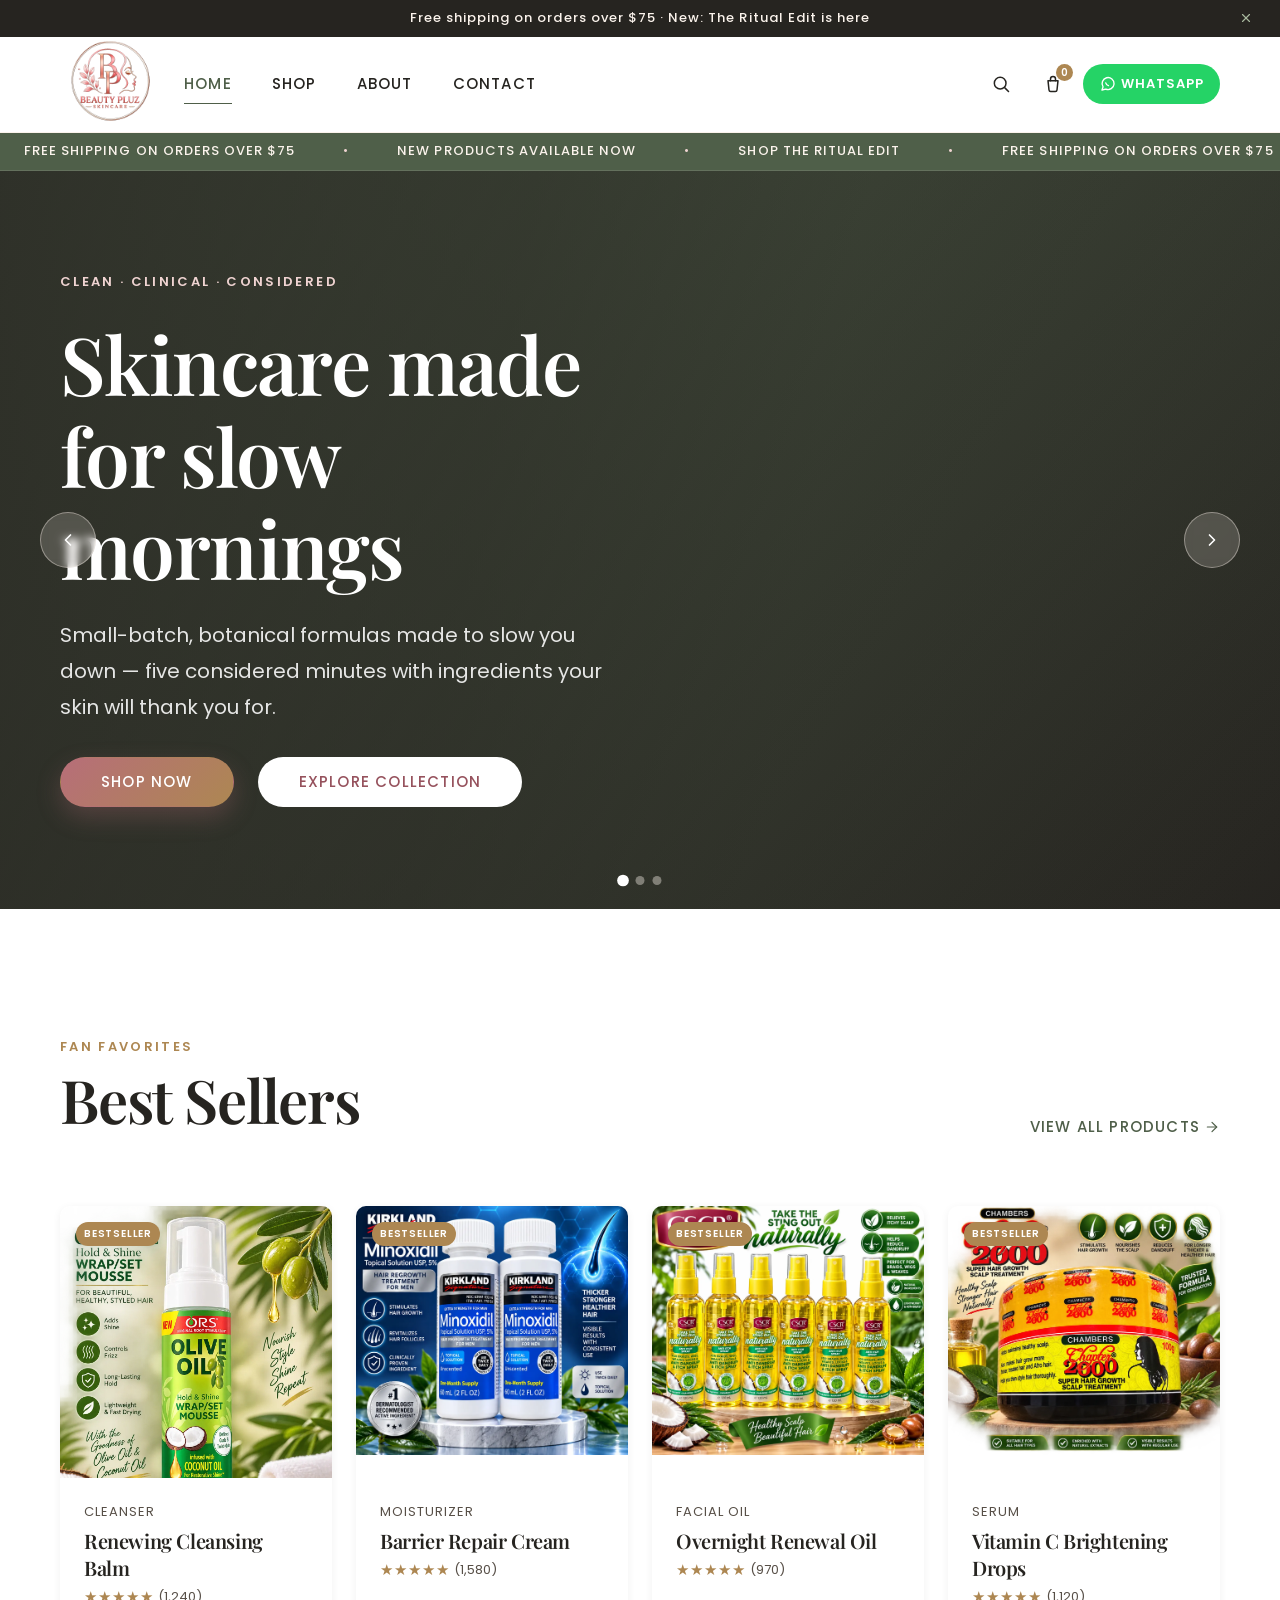
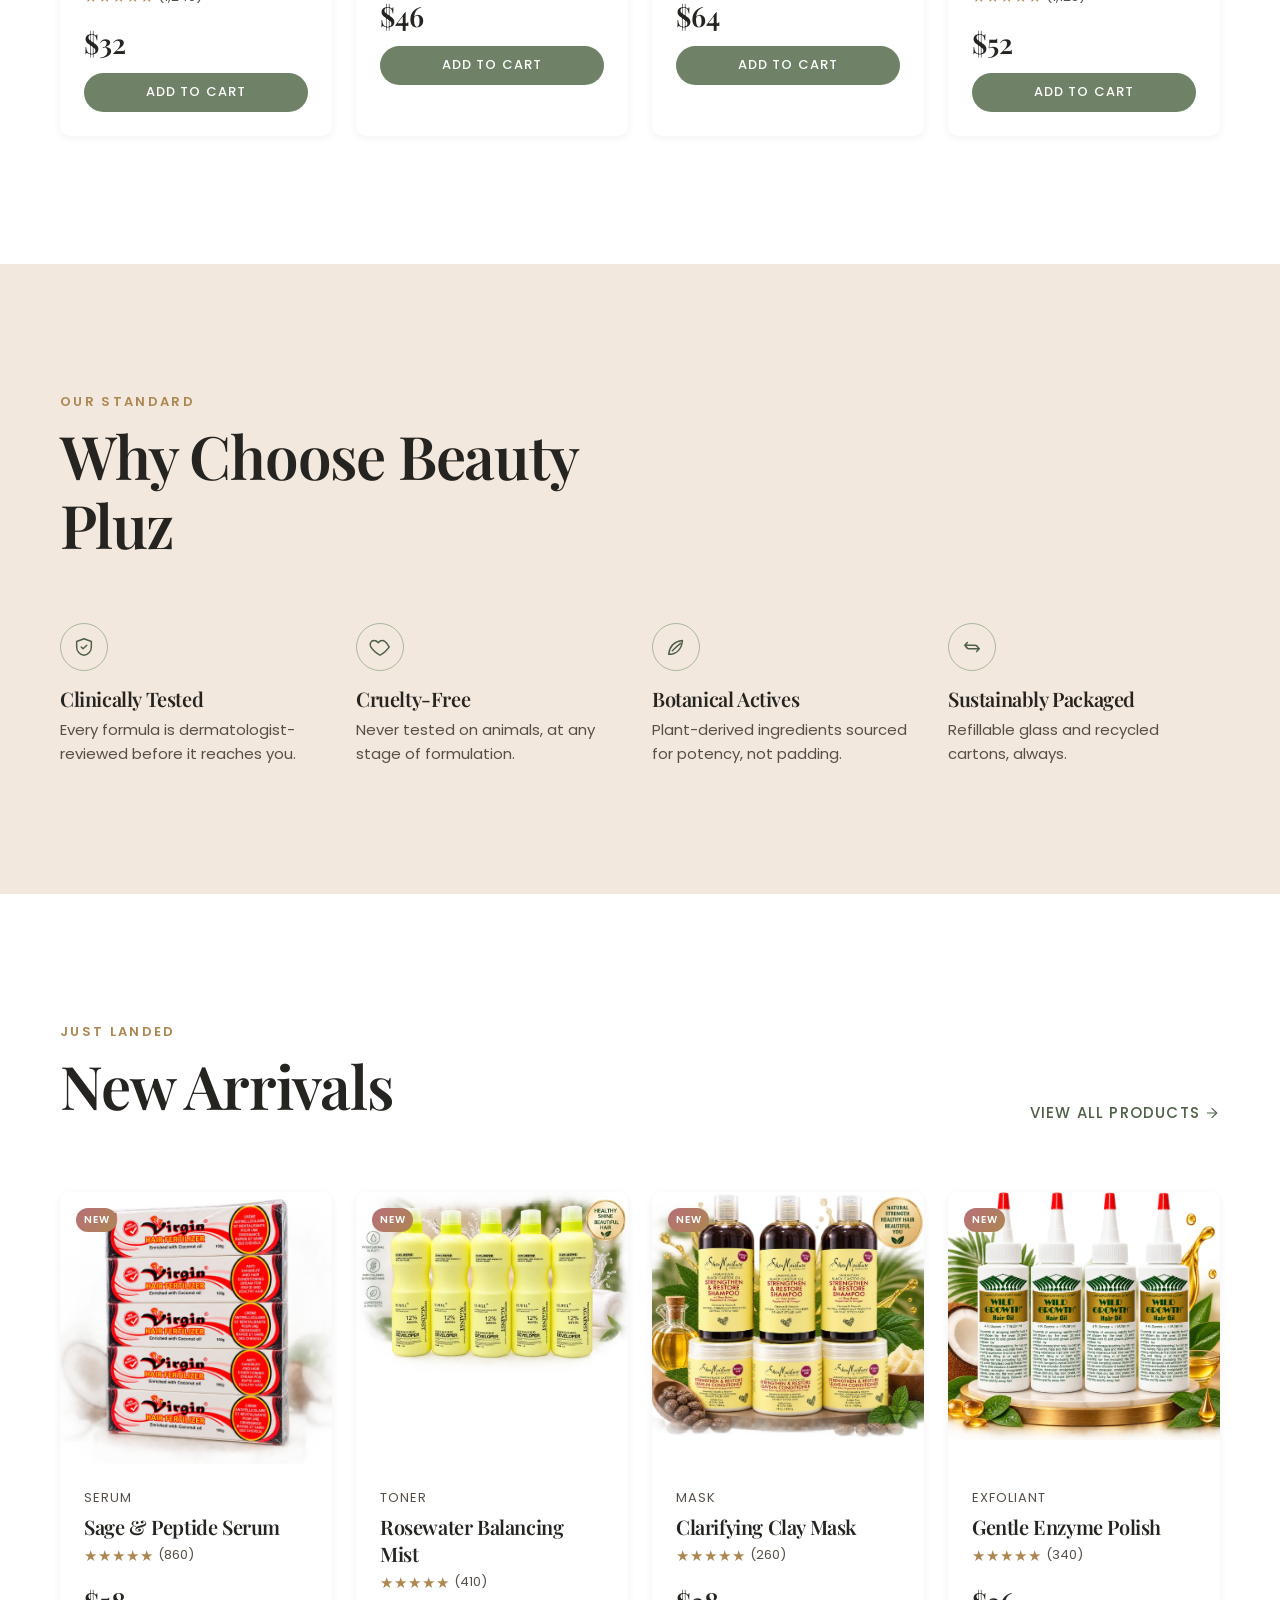
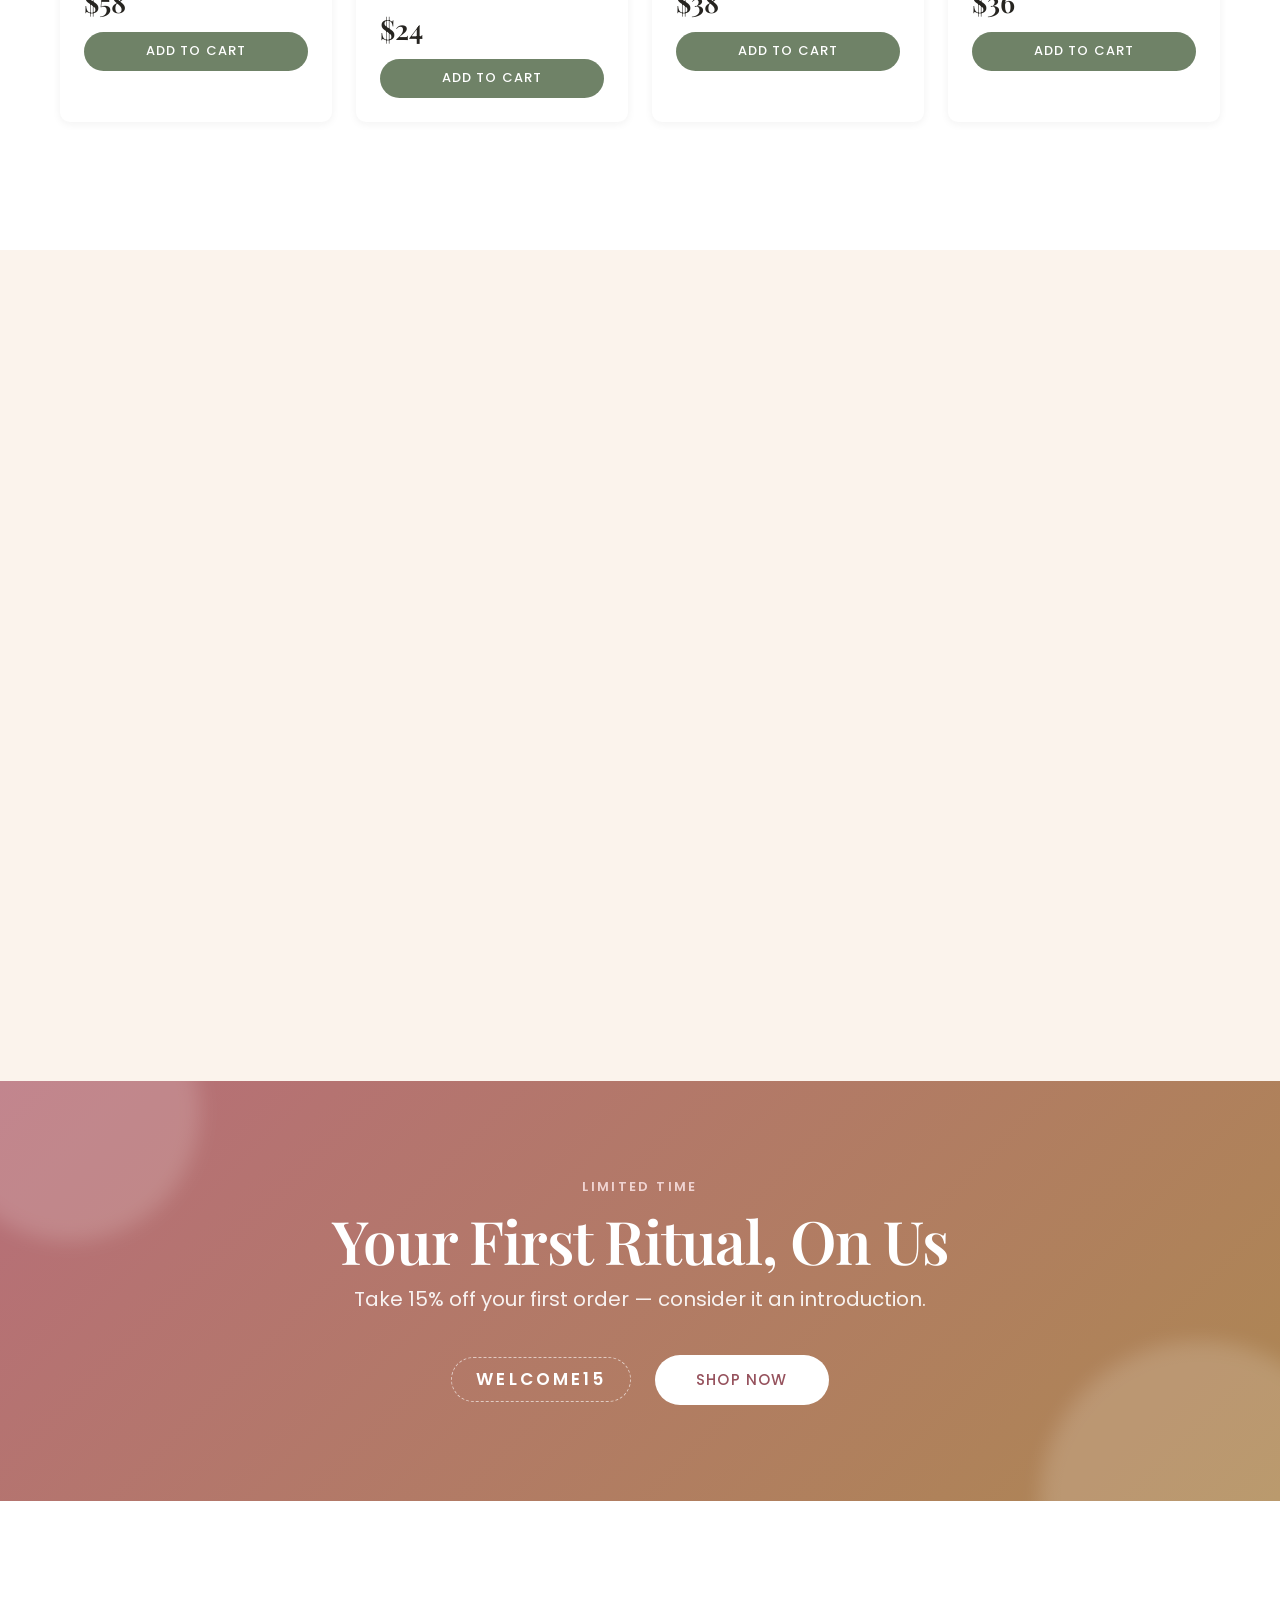
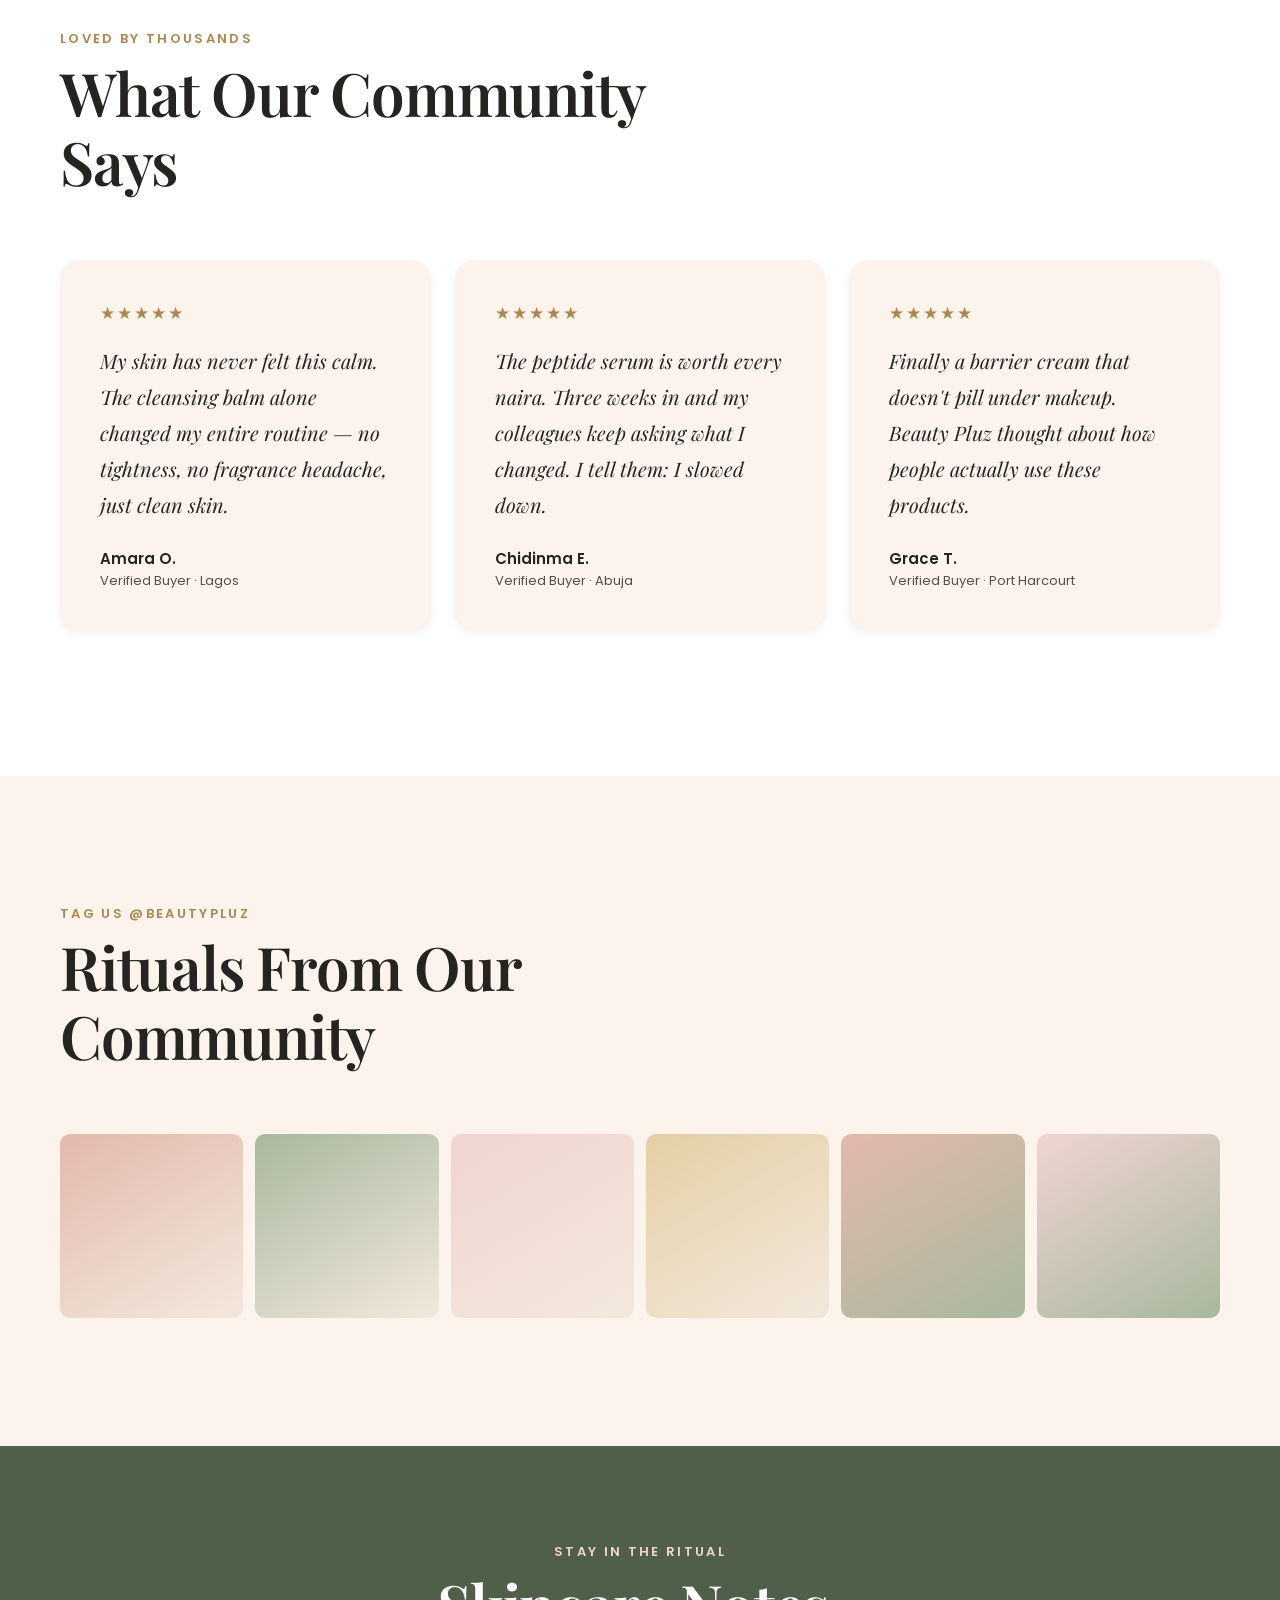
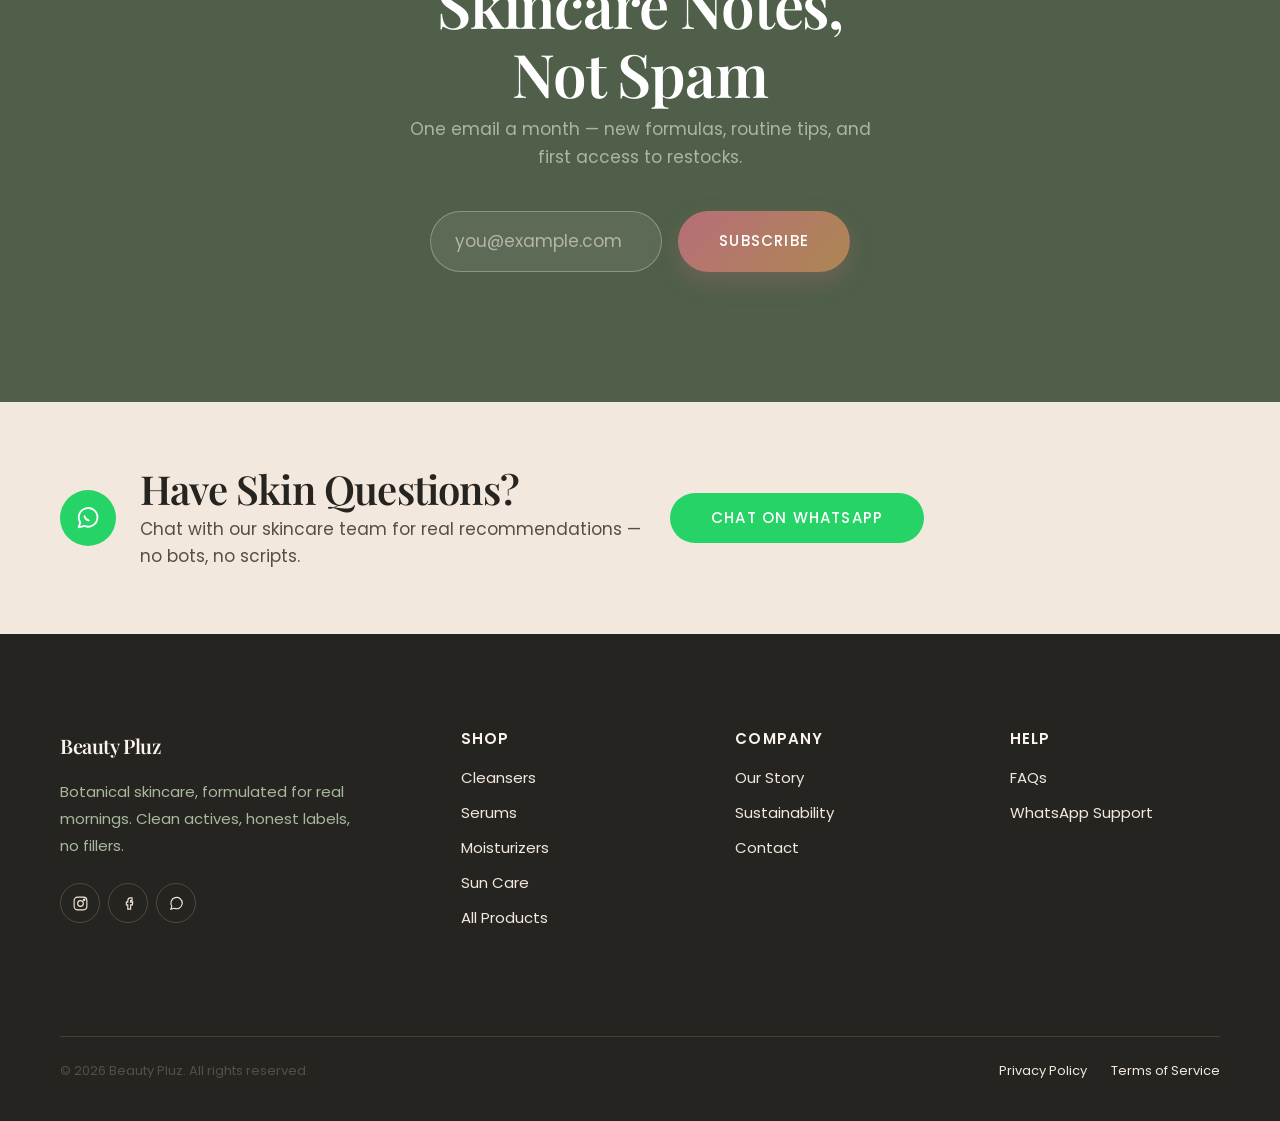
<file: index.html>
<!DOCTYPE html>
<html lang="en">
<head>
  <meta charset="UTF-8" />
  <meta name="viewport" content="width=device-width, initial-scale=1.0" />
  <title>Beauty Pluz — Premium Skincare</title>
  <meta name="description" content="Beauty Pluz is a premium skincare brand rooted in botanical science — considered formulas for visible results." />

  <!-- Google Fonts -->
  <link rel="preconnect" href="https://fonts.googleapis.com" />
  <link rel="preconnect" href="https://fonts.gstatic.com" crossorigin />
  <link href="https://fonts.googleapis.com/css2?family=Playfair+Display:wght@400;500;600;700&family=Poppins:wght@300;400;500;600;700&display=swap" rel="stylesheet" />

  <!-- Stylesheets -->
  <link rel="stylesheet" href="css/style.css?v=20260713" />
  <link rel="stylesheet" href="css/responsive.css?v=20260713" />
  <link rel="stylesheet" href="css/animations.css?v=20260713" />
</head>
<body>

  <a class="skip-link" href="#main-content">Skip to content</a>

  <div class="announcement-bar" id="announcement-bar">
    <div class="container announcement-bar__inner">
      <p class="announcement-bar__text">Free shipping on orders over $75 · New: The Ritual Edit is here</p>
      <button type="button" class="announcement-bar__close" aria-label="Dismiss announcement">
        <svg viewBox="0 0 24 24" fill="none" stroke="currentColor" stroke-width="2" stroke-linecap="round" stroke-linejoin="round" aria-hidden="true">
          <line x1="18" y1="6" x2="6" y2="18"></line>
          <line x1="6" y1="6" x2="18" y2="18"></line>
        </svg>
      </button>
    </div>
  </div>

  <header class="site-header">
    <div class="container">
      <img src="images/logo/logo.webp" alt="logo" width="100">

      <nav class="nav-primary" id="primary-nav" aria-label="Primary">
        <ul>
          <li><a href="index.html" aria-current="page">Home</a></li>
          <li><a href="shop.html">Shop</a></li>
          <li><a href="about.html">About</a></li>
          <li><a href="contact.html">Contact</a></li>
        </ul>
      </nav>

      <div class="nav-actions">
        <button class="icon-btn" type="button" id="search-toggle" aria-label="Open search" aria-expanded="false" aria-controls="search-panel">
          <svg viewBox="0 0 24 24" fill="none" stroke="currentColor" stroke-width="1.8" stroke-linecap="round" stroke-linejoin="round" aria-hidden="true">
            <circle cx="11" cy="11" r="7"></circle>
            <line x1="21" y1="21" x2="16.65" y2="16.65"></line>
          </svg>
        </button>

        <a href="cart.html" class="icon-btn cart-btn" aria-label="View cart">
          <svg viewBox="0 0 24 24" fill="none" stroke="currentColor" stroke-width="1.8" stroke-linecap="round" stroke-linejoin="round" aria-hidden="true">
            <path d="M6 8h12l-1.2 11.2a2 2 0 0 1-2 1.8H9.2a2 2 0 0 1-2-1.8L6 8Z"></path>
            <path d="M9 8V6a3 3 0 0 1 6 0v2"></path>
          </svg>
          <span class="cart-badge" data-cart-count hidden>0</span>
        </a>

        <a class="btn-whatsapp" href="https://wa.me/10000000000" target="_blank" rel="noopener noreferrer" aria-label="Chat with us on WhatsApp">
          <svg viewBox="0 0 24 24" fill="none" stroke="currentColor" stroke-width="1.8" stroke-linecap="round" stroke-linejoin="round" aria-hidden="true">
            <path d="M4 20l1.4-4.2A8 8 0 1 1 9 18.8L4 20Z"></path>
            <path d="M9 10.5c.4 1.6 2 3.2 3.6 3.6"></path>
          </svg>
          <span class="btn-whatsapp__label">WhatsApp</span>
        </a>

        <button class="nav-toggle" id="nav-toggle" type="button" aria-label="Open menu" aria-expanded="false" aria-controls="primary-nav">
          <span class="nav-toggle-bar"></span>
          <span class="nav-toggle-bar"></span>
          <span class="nav-toggle-bar"></span>
        </button>
      </div>

    </div>

    <div class="search-panel" id="search-panel">
      <form class="search-panel__form" action="shop.html" method="get" role="search">
        <label for="search-input" class="visually-hidden">Search products</label>
        <input type="search" id="search-input" name="q" placeholder="Search cleansers, serums, moisturizers…" autocomplete="off" />
        <button type="submit" class="icon-btn" aria-label="Submit search">
          <svg viewBox="0 0 24 24" fill="none" stroke="currentColor" stroke-width="1.8" stroke-linecap="round" stroke-linejoin="round" aria-hidden="true">
            <line x1="5" y1="12" x2="19" y2="12"></line>
            <polyline points="12 5 19 12 12 19"></polyline>
          </svg>
        </button>
      </form>
    </div>
  </header>

  <div class="nav-overlay"></div>

  <div class="promo-ticker" aria-label="Promotions">
    <div class="promo-ticker__track" data-ticker-track>
      <!-- Rendered by js/promo-ticker.js from the TICKER_ITEMS array,
           edited in that one file. -->
    </div>
  </div>

  <main id="main-content">

    <!-- ===================== HERO CAROUSEL ===================== -->
    <!-- Slide content lives in js/hero-carousel.js (see the SLIDES
         array there) — this markup is just the shell: an empty
         track, arrow buttons, and a dots container, all populated
         and wired up by that script. -->
    <section
      class="hero-carousel"
      id="hero-carousel"
      data-hero-carousel
      aria-roledescription="carousel"
      aria-label="Featured Beauty Pluz collections"
    >
      <div class="hero-carousel__track" data-carousel-track></div>

      <button
        type="button"
        class="hero-carousel__arrow hero-carousel__arrow--prev"
        data-carousel-prev
        aria-label="Previous slide"
      >
        <svg viewBox="0 0 24 24" fill="none" stroke="currentColor" stroke-width="2" stroke-linecap="round" stroke-linejoin="round" aria-hidden="true">
          <polyline points="15 18 9 12 15 6"></polyline>
        </svg>
      </button>

      <button
        type="button"
        class="hero-carousel__arrow hero-carousel__arrow--next"
        data-carousel-next
        aria-label="Next slide"
      >
        <svg viewBox="0 0 24 24" fill="none" stroke="currentColor" stroke-width="2" stroke-linecap="round" stroke-linejoin="round" aria-hidden="true">
          <polyline points="9 18 15 12 9 6"></polyline>
        </svg>
      </button>

      <div class="hero-carousel__dots" data-carousel-dots aria-label="Slide navigation"></div>
    </section>
    <!-- ================= /HERO CAROUSEL ================= -->

    <!-- ================ FEATURED CATEGORIES ================ -->
    <!-- <section class="section categories" aria-labelledby="categories-heading">
      <div class="container">
        <div class="section-head reveal">
          <span class="eyebrow">Shop by Concern</span>
          <h2 id="categories-heading">Find Your Ritual</h2>
          <p class="section-head__text">Four essentials, one considered routine — start wherever your skin needs you most.</p>
        </div>

        <div class="category-grid reveal-stagger">
          <a class="category-card" href="shop.html?category=cleanser">
            <span class="category-card__icon" aria-hidden="true">
              <svg viewBox="0 0 24 24" fill="none" stroke="currentColor" stroke-width="1.6" stroke-linecap="round" stroke-linejoin="round">
                <path d="M6 9h12v10a2 2 0 0 1-2 2H8a2 2 0 0 1-2-2V9Z"></path>
                <path d="M6 9V7a2 2 0 0 1 2-2h8a2 2 0 0 1 2 2v2"></path>
                <path d="M9 5V3h6v2"></path>
              </svg>
            </span>
            <h3>Cleansers</h3>
            <p>Gentle balm-to-milk formulas that respect your barrier.</p>
          </a>

          <a class="category-card" href="shop.html?category=serum">
            <span class="category-card__icon" aria-hidden="true">
              <svg viewBox="0 0 24 24" fill="none" stroke="currentColor" stroke-width="1.6" stroke-linecap="round" stroke-linejoin="round">
                <path d="M10 2h4v3.5l1.5 2V21a1 1 0 0 1-1 1h-5a1 1 0 0 1-1-1V7.5L10 5.5V2Z"></path>
                <path d="M9 12h6"></path>
              </svg>
            </span>
            <h3>Serums</h3>
            <p>Concentrated actives that target concerns with precision.</p>
          </a>

          <a class="category-card" href="shop.html?category=moisturizer">
            <span class="category-card__icon" aria-hidden="true">
              <svg viewBox="0 0 24 24" fill="none" stroke="currentColor" stroke-width="1.6" stroke-linecap="round" stroke-linejoin="round">
                <path d="M5 10a7 7 0 0 1 14 0v8a2 2 0 0 1-2 2H7a2 2 0 0 1-2-2v-8Z"></path>
                <path d="M5 10h14"></path>
              </svg>
            </span>
            <h3>Moisturizers</h3>
            <p>Barrier-first creams that lock in every step before them.</p>
          </a>

          <a class="category-card" href="shop.html?category=spf">
            <span class="category-card__icon" aria-hidden="true">
              <svg viewBox="0 0 24 24" fill="none" stroke="currentColor" stroke-width="1.6" stroke-linecap="round" stroke-linejoin="round">
                <circle cx="12" cy="12" r="4.5"></circle>
                <path d="M12 2.5v2M12 19.5v2M4.2 4.2l1.4 1.4M18.4 18.4l1.4 1.4M2.5 12h2M19.5 12h2M4.2 19.8l1.4-1.4M18.4 5.6l1.4-1.4"></path>
              </svg>
            </span>
            <h3>Sun Care</h3>
            <p>Weightless mineral protection for everyday wear.</p>
          </a>
        </div>
      </div>
    </section> -->

    <!-- ================ BEST SELLERS ================ -->
    <section class="section section--surface bestsellers" aria-labelledby="bestsellers-heading">
      <div class="container">
        <div class="section-head section-head--split reveal">
          <div>
            <span class="eyebrow">Fan Favorites</span>
            <h2 id="bestsellers-heading">Best Sellers</h2>
          </div>
          <a href="shop.html" class="link-arrow">View All Products
            <svg viewBox="0 0 24 24" fill="none" stroke="currentColor" stroke-width="1.8" stroke-linecap="round" stroke-linejoin="round" aria-hidden="true"><line x1="5" y1="12" x2="19" y2="12"></line><polyline points="12 5 19 12 12 19"></polyline></svg>
          </a>
        </div>

        <div class="product-grid reveal-stagger">

          <article class="product-card card" data-product-id="sp-001">
            <div class="product-card__media product-card__media--balm">
              <span class="product-card__badge product-card__badge--bestseller">Bestseller</span>
              <!-- <span class="product-card__icon" aria-hidden="true">
                <svg viewBox="0 0 24 24" fill="none" stroke="currentColor" stroke-width="1.4" stroke-linecap="round" stroke-linejoin="round">
                  <path d="M6 9h12v10a2 2 0 0 1-2 2H8a2 2 0 0 1-2-2V9Z"></path>
                  <path d="M6 9V7a2 2 0 0 1 2-2h8a2 2 0 0 1 2 2v2"></path>
                  <path d="M9 5V3h6v2"></path>
                </svg>
              </span> -->
              <img src="images/products/skincare-product-5.webp" alt="">
            </div>
            <div class="product-card__body">
              <p class="product-card__category">Cleanser</p>
              <h3 class="product-card__name">Renewing Cleansing Balm</h3>
              <div class="product-card__rating" aria-label="Rated 4.8 out of 5 from 1,240 reviews">
                <span aria-hidden="true">★★★★★</span>
                <span class="product-card__reviews">(1,240)</span>
              </div>
              <div class="product-card__footer">
                <span class="product-card__price">$32</span>
                <button type="button" class="btn btn--primary btn--sm" data-add-to-cart>Add to Cart</button>
              </div>
            </div>
          </article>

          <article class="product-card card" data-product-id="sp-003">
            <div class="product-card__media product-card__media--cream">
              <span class="product-card__badge product-card__badge--bestseller">Bestseller</span>
              <!-- <span class="product-card__icon" aria-hidden="true">
                <svg viewBox="0 0 24 24" fill="none" stroke="currentColor" stroke-width="1.4" stroke-linecap="round" stroke-linejoin="round">
                  <path d="M5 10a7 7 0 0 1 14 0v8a2 2 0 0 1-2 2H7a2 2 0 0 1-2-2v-8Z"></path>
                  <path d="M5 10h14"></path>
                </svg>
              </span> -->
              <img src="images/products/skincare-product-6.webp" alt="">
            </div>
            <div class="product-card__body">
              <p class="product-card__category">Moisturizer</p>
              <h3 class="product-card__name">Barrier Repair Cream</h3>
              <div class="product-card__rating" aria-label="Rated 4.7 out of 5 from 1,580 reviews">
                <span aria-hidden="true">★★★★★</span>
                <span class="product-card__reviews">(1,580)</span>
              </div>
              <div class="product-card__footer">
                <span class="product-card__price">$46</span>
                <button type="button" class="btn btn--primary btn--sm" data-add-to-cart>Add to Cart</button>
              </div>
            </div>
          </article>

          <article class="product-card card" data-product-id="sp-005">
            <div class="product-card__media product-card__media--oil">
              <span class="product-card__badge product-card__badge--bestseller">Bestseller</span>
              <!-- <span class="product-card__icon" aria-hidden="true">
                <svg viewBox="0 0 24 24" fill="none" stroke="currentColor" stroke-width="1.4" stroke-linecap="round" stroke-linejoin="round">
                  <path d="M12 3s6 7.5 6 12a6 6 0 0 1-12 0c0-4.5 6-12 6-12Z"></path>
                </svg>
              </span> -->
              <img src="images/products/skincare-product-7.webp" alt="">
            </div>
            <div class="product-card__body">
              <p class="product-card__category">Facial Oil</p>
              <h3 class="product-card__name">Overnight Renewal Oil</h3>
              <div class="product-card__rating" aria-label="Rated 4.9 out of 5 from 970 reviews">
                <span aria-hidden="true">★★★★★</span>
                <span class="product-card__reviews">(970)</span>
              </div>
              <div class="product-card__footer">
                <span class="product-card__price">$64</span>
                <button type="button" class="btn btn--primary btn--sm" data-add-to-cart>Add to Cart</button>
              </div>
            </div>
          </article>

          <article class="product-card card" data-product-id="sp-007">
            <div class="product-card__media product-card__media--serum">
              <span class="product-card__badge product-card__badge--bestseller">Bestseller</span>
              <!-- <span class="product-card__icon" aria-hidden="true">
                <svg viewBox="0 0 24 24" fill="none" stroke="currentColor" stroke-width="1.4" stroke-linecap="round" stroke-linejoin="round">
                  <path d="M10 2h4v3.5l1.5 2V21a1 1 0 0 1-1 1h-5a1 1 0 0 1-1-1V7.5L10 5.5V2Z"></path>
                  <path d="M9 12h6"></path>
                </svg>
              </span> -->
              <img src="images/products/skincare-product-8.webp" alt="">
            </div>
            <div class="product-card__body">
              <p class="product-card__category">Serum</p>
              <h3 class="product-card__name">Vitamin C Brightening Drops</h3>
              <div class="product-card__rating" aria-label="Rated 4.8 out of 5 from 1,120 reviews">
                <span aria-hidden="true">★★★★★</span>
                <span class="product-card__reviews">(1,120)</span>
              </div>
              <div class="product-card__footer">
                <span class="product-card__price">$52</span>
                <button type="button" class="btn btn--primary btn--sm" data-add-to-cart>Add to Cart</button>
              </div>
            </div>
          </article>

        </div>
      </div>
    </section>

    <!-- ================ WHY CHOOSE BEAUTY PLUZ ================ -->
    <section class="section section--band why-choose" aria-labelledby="why-choose-heading">
      <div class="container">
        <div class="section-head reveal">
          <span class="eyebrow">Our Standard</span>
          <h2 id="why-choose-heading">Why Choose Beauty Pluz</h2>
        </div>

        <div class="why-choose__grid reveal-stagger">
          <div class="why-choose__item">
            <span class="why-choose__icon" aria-hidden="true">
              <svg viewBox="0 0 24 24" fill="none" stroke="currentColor" stroke-width="1.6" stroke-linecap="round" stroke-linejoin="round">
                <path d="M12 3 4 6v6c0 4.6 3.2 8.4 8 9 4.8-.6 8-4.4 8-9V6l-8-3Z"></path>
                <path d="m9 12 2 2 4-4"></path>
              </svg>
            </span>
            <h3>Clinically Tested</h3>
            <p>Every formula is dermatologist-reviewed before it reaches you.</p>
          </div>

          <div class="why-choose__item">
            <span class="why-choose__icon" aria-hidden="true">
              <svg viewBox="0 0 24 24" fill="none" stroke="currentColor" stroke-width="1.6" stroke-linecap="round" stroke-linejoin="round">
                <path d="M12 21s-7.5-4.7-10-9.2C.4 8.4 2 5 5.5 5c2 0 3.4 1 4.5 2.4C11.1 6 12.5 5 14.5 5 18 5 19.6 8.4 22 11.8 19.5 16.3 12 21 12 21Z"></path>
              </svg>
            </span>
            <h3>Cruelty-Free</h3>
            <p>Never tested on animals, at any stage of formulation.</p>
          </div>

          <div class="why-choose__item">
            <span class="why-choose__icon" aria-hidden="true">
              <svg viewBox="0 0 24 24" fill="none" stroke="currentColor" stroke-width="1.6" stroke-linecap="round" stroke-linejoin="round">
                <path d="M4 20c8 0 14-5 15-15C10 6 5 11 4 20Z"></path>
                <path d="M8 16c2.5-2.5 5-5 9-8"></path>
              </svg>
            </span>
            <h3>Botanical Actives</h3>
            <p>Plant-derived ingredients sourced for potency, not padding.</p>
          </div>

          <div class="why-choose__item">
            <span class="why-choose__icon" aria-hidden="true">
              <svg viewBox="0 0 24 24" fill="none" stroke="currentColor" stroke-width="1.6" stroke-linecap="round" stroke-linejoin="round">
                <path d="M7 7 4 10l3 3M17 17l3-3-3-3M4 10h11a4 4 0 0 1 4 4v1M20 14H9a4 4 0 0 1-4-4v-1"></path>
              </svg>
            </span>
            <h3>Sustainably Packaged</h3>
            <p>Refillable glass and recycled cartons, always.</p>
          </div>
        </div>
      </div>
    </section>

    <!-- ================ NEW ARRIVALS ================ -->
    <section class="section section--surface new-arrivals" aria-labelledby="new-arrivals-heading">
      <div class="container">
        <div class="section-head section-head--split reveal">
          <div>
            <span class="eyebrow">Just Landed</span>
            <h2 id="new-arrivals-heading">New Arrivals</h2>
          </div>
          <a href="shop.html" class="link-arrow">View All Products
            <svg viewBox="0 0 24 24" fill="none" stroke="currentColor" stroke-width="1.8" stroke-linecap="round" stroke-linejoin="round" aria-hidden="true"><line x1="5" y1="12" x2="19" y2="12"></line><polyline points="12 5 19 12 12 19"></polyline></svg>
          </a>
        </div>

        <div class="product-grid reveal-stagger">

          <article class="product-card card" data-product-id="sp-002">
            <div class="product-card__media product-card__media--serum">
              <span class="product-card__badge product-card__badge--new">New</span>
              <!-- <span class="product-card__icon" aria-hidden="true">
                <svg viewBox="0 0 24 24" fill="none" stroke="currentColor" stroke-width="1.4" stroke-linecap="round" stroke-linejoin="round">
                  <path d="M10 2h4v3.5l1.5 2V21a1 1 0 0 1-1 1h-5a1 1 0 0 1-1-1V7.5L10 5.5V2Z"></path>
                  <path d="M9 12h6"></path>
                </svg>
              </span> -->
              <img src="images/products/skincare-product-1.webp" alt="">
            </div>
            <div class="product-card__body">
              <p class="product-card__category">Serum</p>
              <h3 class="product-card__name">Sage &amp; Peptide Serum</h3>
              <div class="product-card__rating" aria-label="Rated 4.9 out of 5 from 860 reviews">
                <span aria-hidden="true">★★★★★</span>
                <span class="product-card__reviews">(860)</span>
              </div>
              <div class="product-card__footer">
                <span class="product-card__price">$58</span>
                <button type="button" class="btn btn--primary btn--sm" data-add-to-cart>Add to Cart</button>
              </div>
            </div>
          </article>

          <article class="product-card card" data-product-id="sp-004">
            <div class="product-card__media product-card__media--mist">
              <span class="product-card__badge product-card__badge--new">New</span>
              <!-- <span class="product-card__icon" aria-hidden="true">
                <svg viewBox="0 0 24 24" fill="none" stroke="currentColor" stroke-width="1.4" stroke-linecap="round" stroke-linejoin="round">
                  <path d="M9 3h4v3h1a2 2 0 0 1 2 2v11a2 2 0 0 1-2 2H8a2 2 0 0 1-2-2V8a2 2 0 0 1 2-2h1V3Z"></path>
                  <path d="M16 7l3-1M17 9h3M16 11l3 1"></path>
                </svg>
              </span> -->
              <img src="images/products/skincare-product-2.webp" alt="">
            </div>
            <div class="product-card__body">
              <p class="product-card__category">Toner</p>
              <h3 class="product-card__name">Rosewater Balancing Mist</h3>
              <div class="product-card__rating" aria-label="Rated 4.6 out of 5 from 410 reviews">
                <span aria-hidden="true">★★★★★</span>
                <span class="product-card__reviews">(410)</span>
              </div>
              <div class="product-card__footer">
                <span class="product-card__price">$24</span>
                <button type="button" class="btn btn--primary btn--sm" data-add-to-cart>Add to Cart</button>
              </div>
            </div>
          </article>

          <article class="product-card card" data-product-id="sp-006">
            <div class="product-card__media product-card__media--mask">
              <span class="product-card__badge product-card__badge--new">New</span>
              <!-- <span class="product-card__icon" aria-hidden="true">
                <svg viewBox="0 0 24 24" fill="none" stroke="currentColor" stroke-width="1.4" stroke-linecap="round" stroke-linejoin="round">
                  <path d="M4 11a8 8 0 0 1 16 0c0 4-3 9-8 9s-8-5-8-9Z"></path>
                  <path d="M8 11h8"></path>
                </svg>
              </span> -->
              <img src="images/products/skincare-product-4.webp" alt="">
            </div>
            <div class="product-card__body">
              <p class="product-card__category">Mask</p>
              <h3 class="product-card__name">Clarifying Clay Mask</h3>
              <div class="product-card__rating" aria-label="Rated 4.5 out of 5 from 260 reviews">
                <span aria-hidden="true">★★★★★</span>
                <span class="product-card__reviews">(260)</span>
              </div>
              <div class="product-card__footer">
                <span class="product-card__price">$38</span>
                <button type="button" class="btn btn--primary btn--sm" data-add-to-cart>Add to Cart</button>
              </div>
            </div>
          </article>

          <article class="product-card card" data-product-id="sp-008">
            <div class="product-card__media product-card__media--balm">
              <span class="product-card__badge product-card__badge--new">New</span>
              <!-- <span class="product-card__icon" aria-hidden="true">
                <svg viewBox="0 0 24 24" fill="none" stroke="currentColor" stroke-width="1.4" stroke-linecap="round" stroke-linejoin="round">
                  <path d="M6 9h12v10a2 2 0 0 1-2 2H8a2 2 0 0 1-2-2V9Z"></path>
                  <path d="M6 9V7a2 2 0 0 1 2-2h8a2 2 0 0 1 2 2v2"></path>
                  <path d="M9 5V3h6v2"></path>
                </svg>
              </span> -->
              <img src="images/products/skincare-product-3.webp" alt="">
            </div>
            <div class="product-card__body">
              <p class="product-card__category">Exfoliant</p>
              <h3 class="product-card__name">Gentle Enzyme Polish</h3>
              <div class="product-card__rating" aria-label="Rated 4.7 out of 5 from 340 reviews">
                <span aria-hidden="true">★★★★★</span>
                <span class="product-card__reviews">(340)</span>
              </div>
              <div class="product-card__footer">
                <span class="product-card__price">$36</span>
                <button type="button" class="btn btn--primary btn--sm" data-add-to-cart>Add to Cart</button>
              </div>
            </div>
          </article>

        </div>
      </div>
    </section>

    <!-- ================ ABOUT PREVIEW ================ -->
    <section class="section about-preview" aria-labelledby="about-preview-heading">
      <div class="container about-preview__inner">
        <div class="about-preview__media reveal">
          <div class="about-preview__image" role="img" aria-label="Founder hand-blending a Beauty Pluz botanical formula">
            <!-- <div class="zoom-layer" aria-hidden="true"></div> -->
             <img src="images/products/skincare-products.webp" alt="">
          </div>
        </div>
        <div class="about-preview__content reveal">
          <span class="eyebrow">Our Story</span>
          <h2 id="about-preview-heading">Rooted in Botanical Science, Made for Real Mornings</h2>
          <p>
            Beauty Pluz began with a simple frustration: skincare that promised the earth
            but read like a chemistry set. We formulate with a shorter, more honest list —
            botanical actives at clinical strength, nothing there to pad a label.
          </p>
          <blockquote class="about-preview__quote">"Slower formulas. Faster results. That's the whole idea."</blockquote>
          <a href="about.html" class="btn btn--secondary">Read Our Story</a>
        </div>
      </div>
    </section>

    <!-- ================ PROMOTIONAL BANNER ================ -->
    <section class="promo-banner" aria-labelledby="promo-banner-heading">
      <div class="promo-banner__shape promo-banner__shape--one" aria-hidden="true"></div>
      <div class="promo-banner__shape promo-banner__shape--two" aria-hidden="true"></div>
      <div class="container promo-banner__inner reveal">
        <span class="eyebrow eyebrow--on-dark">Limited Time</span>
        <h2 id="promo-banner-heading">Your First Ritual, On Us</h2>
        <p>Take 15% off your first order — consider it an introduction.</p>
        <div class="promo-banner__actions">
          <code class="promo-banner__code">WELCOME15</code>
          <a href="shop.html" class="btn btn--light">Shop Now</a>
        </div>
      </div>
    </section>

    <!-- ================ TESTIMONIALS ================ -->
    <section class="section section--surface testimonials" aria-labelledby="testimonials-heading">
      <div class="container">
        <div class="section-head reveal">
          <span class="eyebrow">Loved By Thousands</span>
          <h2 id="testimonials-heading">What Our Community Says</h2>
        </div>

        <div class="testimonial-track reveal-stagger">
          <figure class="testimonial-card">
            <div class="testimonial-card__rating" aria-hidden="true">★★★★★</div>
            <blockquote>My skin has never felt this calm. The cleansing balm alone changed my entire routine — no tightness, no fragrance headache, just clean skin.</blockquote>
            <figcaption>
              <span class="testimonial-card__name">Amara O.</span>
              <span class="testimonial-card__meta">Verified Buyer · Lagos</span>
            </figcaption>
          </figure>

          <figure class="testimonial-card">
            <div class="testimonial-card__rating" aria-hidden="true">★★★★★</div>
            <blockquote>The peptide serum is worth every naira. Three weeks in and my colleagues keep asking what I changed. I tell them: I slowed down.</blockquote>
            <figcaption>
              <span class="testimonial-card__name">Chidinma E.</span>
              <span class="testimonial-card__meta">Verified Buyer · Abuja</span>
            </figcaption>
          </figure>

          <figure class="testimonial-card">
            <div class="testimonial-card__rating" aria-hidden="true">★★★★★</div>
            <blockquote>Finally a barrier cream that doesn't pill under makeup. Beauty Pluz thought about how people actually use these products.</blockquote>
            <figcaption>
              <span class="testimonial-card__name">Grace T.</span>
              <span class="testimonial-card__meta">Verified Buyer · Port Harcourt</span>
            </figcaption>
          </figure>
        </div>
      </div>
    </section>

    <!-- ================ INSTAGRAM GALLERY ================ -->
    <section class="section instagram-gallery" aria-labelledby="instagram-heading">
      <div class="container">
        <div class="section-head reveal">
          <span class="eyebrow">Tag Us @beautypluz</span>
          <h2 id="instagram-heading">Rituals From Our Community</h2>
        </div>

        <div class="instagram-grid reveal-stagger">
          <a class="instagram-tile" href="https://instagram.com/beautypluz" target="_blank" rel="noopener noreferrer">
            <span class="instagram-tile__media zoom-layer" style="--tile-bg: linear-gradient(150deg, var(--clr-blush) 0%, var(--clr-ivory-deep) 100%);" aria-hidden="true"></span>
            <span class="instagram-tile__icon" aria-hidden="true"><svg viewBox="0 0 24 24" fill="none" stroke="currentColor" stroke-width="1.6"><rect x="3" y="3" width="18" height="18" rx="5"></rect><circle cx="12" cy="12" r="4"></circle><circle cx="17.2" cy="6.8" r="1"></circle></svg></span>
          </a>
          <a class="instagram-tile" href="https://instagram.com/beautypluz" target="_blank" rel="noopener noreferrer">
            <span class="instagram-tile__media zoom-layer" style="--tile-bg: linear-gradient(150deg, var(--clr-sage-light) 0%, var(--clr-ivory-deep) 100%);" aria-hidden="true"></span>
            <span class="instagram-tile__icon" aria-hidden="true"><svg viewBox="0 0 24 24" fill="none" stroke="currentColor" stroke-width="1.6"><rect x="3" y="3" width="18" height="18" rx="5"></rect><circle cx="12" cy="12" r="4"></circle><circle cx="17.2" cy="6.8" r="1"></circle></svg></span>
          </a>
          <a class="instagram-tile" href="https://instagram.com/beautypluz" target="_blank" rel="noopener noreferrer">
            <span class="instagram-tile__media zoom-layer" style="--tile-bg: linear-gradient(150deg, var(--clr-rose-gold-light) 0%, var(--clr-ivory-deep) 100%);" aria-hidden="true"></span>
            <span class="instagram-tile__icon" aria-hidden="true"><svg viewBox="0 0 24 24" fill="none" stroke="currentColor" stroke-width="1.6"><rect x="3" y="3" width="18" height="18" rx="5"></rect><circle cx="12" cy="12" r="4"></circle><circle cx="17.2" cy="6.8" r="1"></circle></svg></span>
          </a>
          <a class="instagram-tile" href="https://instagram.com/beautypluz" target="_blank" rel="noopener noreferrer">
            <span class="instagram-tile__media zoom-layer" style="--tile-bg: linear-gradient(150deg, var(--clr-gold-light) 0%, var(--clr-ivory-deep) 100%);" aria-hidden="true"></span>
            <span class="instagram-tile__icon" aria-hidden="true"><svg viewBox="0 0 24 24" fill="none" stroke="currentColor" stroke-width="1.6"><rect x="3" y="3" width="18" height="18" rx="5"></rect><circle cx="12" cy="12" r="4"></circle><circle cx="17.2" cy="6.8" r="1"></circle></svg></span>
          </a>
          <a class="instagram-tile" href="https://instagram.com/beautypluz" target="_blank" rel="noopener noreferrer">
            <span class="instagram-tile__media zoom-layer" style="--tile-bg: linear-gradient(150deg, var(--clr-blush) 0%, var(--clr-sage-light) 100%);" aria-hidden="true"></span>
            <span class="instagram-tile__icon" aria-hidden="true"><svg viewBox="0 0 24 24" fill="none" stroke="currentColor" stroke-width="1.6"><rect x="3" y="3" width="18" height="18" rx="5"></rect><circle cx="12" cy="12" r="4"></circle><circle cx="17.2" cy="6.8" r="1"></circle></svg></span>
          </a>
          <a class="instagram-tile" href="https://instagram.com/beautypluz" target="_blank" rel="noopener noreferrer">
            <span class="instagram-tile__media zoom-layer" style="--tile-bg: linear-gradient(150deg, var(--clr-rose-gold-light) 0%, var(--clr-sage-light) 100%);" aria-hidden="true"></span>
            <span class="instagram-tile__icon" aria-hidden="true"><svg viewBox="0 0 24 24" fill="none" stroke="currentColor" stroke-width="1.6"><rect x="3" y="3" width="18" height="18" rx="5"></rect><circle cx="12" cy="12" r="4"></circle><circle cx="17.2" cy="6.8" r="1"></circle></svg></span>
          </a>
        </div>
      </div>
    </section>

    <!-- ================ NEWSLETTER ================ -->
    <section class="newsletter" aria-labelledby="newsletter-heading">
      <div class="container newsletter__inner reveal">
        <span class="eyebrow eyebrow--on-dark">Stay In The Ritual</span>
        <h2 id="newsletter-heading">Skincare Notes, Not Spam</h2>
        <p>One email a month — new formulas, routine tips, and first access to restocks.</p>

        <form class="newsletter__form" id="newsletter-form" novalidate>
          <label for="newsletter-email" class="visually-hidden">Email address</label>
          <input type="email" id="newsletter-email" name="email" placeholder="you@example.com" required autocomplete="email" />
          <button type="submit" class="btn btn--rose">Subscribe</button>
        </form>
        <p class="newsletter__status" id="newsletter-status" role="status" aria-live="polite"></p>
      </div>
    </section>

    <!-- ================ WHATSAPP CTA ================ -->
    <section class="whatsapp-cta" aria-labelledby="whatsapp-cta-heading">
      <div class="container whatsapp-cta__inner reveal">
        <div class="whatsapp-cta__icon" aria-hidden="true">
          <svg viewBox="0 0 24 24" fill="none" stroke="currentColor" stroke-width="1.6" stroke-linecap="round" stroke-linejoin="round">
            <path d="M4 20l1.4-4.2A8 8 0 1 1 9 18.8L4 20Z"></path>
            <path d="M9 10.5c.4 1.6 2 3.2 3.6 3.6"></path>
          </svg>
        </div>
        <div class="whatsapp-cta__text">
          <h2 id="whatsapp-cta-heading">Have Skin Questions?</h2>
          <p>Chat with our skincare team for real recommendations — no bots, no scripts.</p>
        </div>
        <a class="btn btn--whatsapp-solid" href="https://wa.me/10000000000" target="_blank" rel="noopener noreferrer">Chat on WhatsApp</a>
      </div>
    </section>

  </main>

<footer class="site-footer">
  <div class="container footer-grid reveal">

    <div class="footer-brand">
      <p class="logo footer-brand__logo">Beauty Pluz</p>
      <p class="footer-brand__text">Botanical skincare, formulated for real mornings. Clean actives, honest labels, no
        fillers.</p>
      <div class="footer-social">
        <a href="https://instagram.com/beautypluz" target="_blank" rel="noopener noreferrer"
          aria-label="Beauty Pluz on Instagram" class="footer-social__link">
          <svg viewBox="0 0 24 24" fill="none" stroke="currentColor" stroke-width="1.6">
            <rect x="3" y="3" width="18" height="18" rx="5"></rect>
            <circle cx="12" cy="12" r="4"></circle>
            <circle cx="17.2" cy="6.8" r="1"></circle>
          </svg>
        </a>
        <a href="https://facebook.com/beautypluz" target="_blank" rel="noopener noreferrer"
          aria-label="Beauty Pluz on Facebook" class="footer-social__link">
          <svg viewBox="0 0 24 24" fill="none" stroke="currentColor" stroke-width="1.6">
            <path d="M15 8h2V4h-2a4 4 0 0 0-4 4v2H9v4h2v6h4v-6h2.5l.5-4H15V8Z"></path>
          </svg>
        </a>
        <a href="https://wa.me/10000000000" target="_blank" rel="noopener noreferrer"
          aria-label="Beauty Pluz on WhatsApp" class="footer-social__link">
          <svg viewBox="0 0 24 24" fill="none" stroke="currentColor" stroke-width="1.6">
            <path d="M4 20l1.4-4.2A8 8 0 1 1 9 18.8L4 20Z"></path>
          </svg>
        </a>
      </div>
    </div>

    <nav class="footer-links" aria-label="Shop">
      <h3>Shop</h3>
      <ul>
        <li><a href="shop.html?category=cleanser">Cleansers</a></li>
        <li><a href="shop.html?category=serum">Serums</a></li>
        <li><a href="shop.html?category=moisturizer">Moisturizers</a></li>
        <li><a href="shop.html?category=spf">Sun Care</a></li>
        <li><a href="shop.html">All Products</a></li>
      </ul>
    </nav>

    <nav class="footer-links" aria-label="Company">
      <h3>Company</h3>
      <ul>
        <li><a href="about.html">Our Story</a></li>
        <!-- <li><a href="about.html#ingredients">Ingredients</a></li> -->
        <li><a href="about.html#sustainability">Sustainability</a></li>
        <li><a href="contact.html">Contact</a></li>
      </ul>
    </nav>

    <nav class="footer-links" aria-label="Help">
      <h3>Help</h3>
      <ul>
        <li><a href="contact.html">FAQs</a></li>
        <!-- <li><a href="contact.html">Shipping &amp; Returns</a></li>
          <li><a href="cart.html">Track Order</a></li> -->
        <li><a href="https://wa.me/10000000000" target="_blank" rel="noopener noreferrer">WhatsApp Support</a></li>
      </ul>
    </nav>

    <div class="footer-bottom">
      <p>&copy; <span data-current-year></span> Beauty Pluz. All rights reserved.</p>
      <ul class="footer-legal">
        <li><a href="#">Privacy Policy</a></li>
        <li><a href="#">Terms of Service</a></li>
      </ul>
    </div>
  </div>
</footer>

  <button type="button" id="back-to-top" class="back-to-top" aria-label="Back to top">
    <svg viewBox="0 0 24 24" fill="none" stroke="currentColor" stroke-width="2" stroke-linecap="round" stroke-linejoin="round" aria-hidden="true">
      <line x1="12" y1="19" x2="12" y2="5"></line>
      <polyline points="5 12 12 5 19 12"></polyline>
    </svg>
  </button>

  <script src="js/main.js?v=20260713" defer></script>
  <script src="js/menu.js?v=20260713" defer></script>
  <script src="js/cart.js?v=20260713" defer></script>
  <script src="js/products.js?v=20260713" defer></script>
  <script src="js/promo-ticker.js?v=20260713" defer></script>
  <script src="js/hero-carousel.js?v=20260713" defer></script>
</body>
</html>
</file>
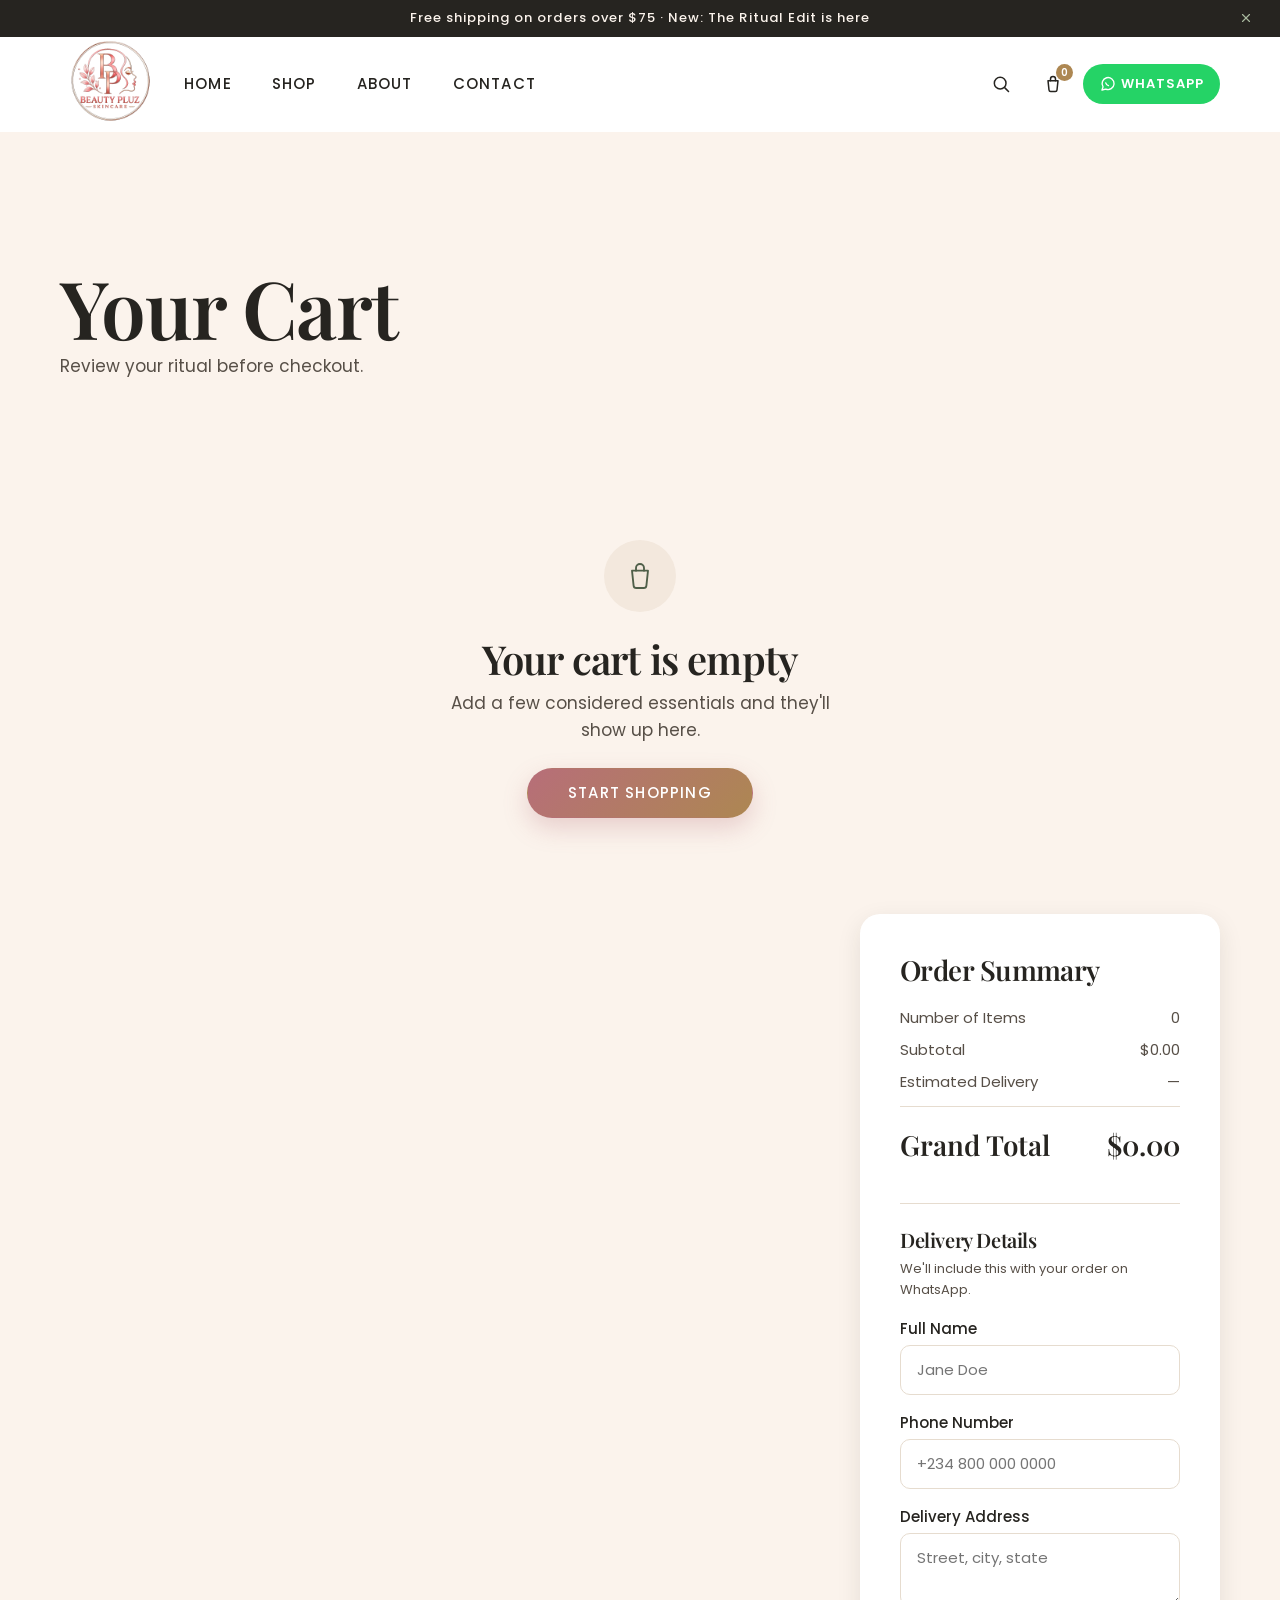
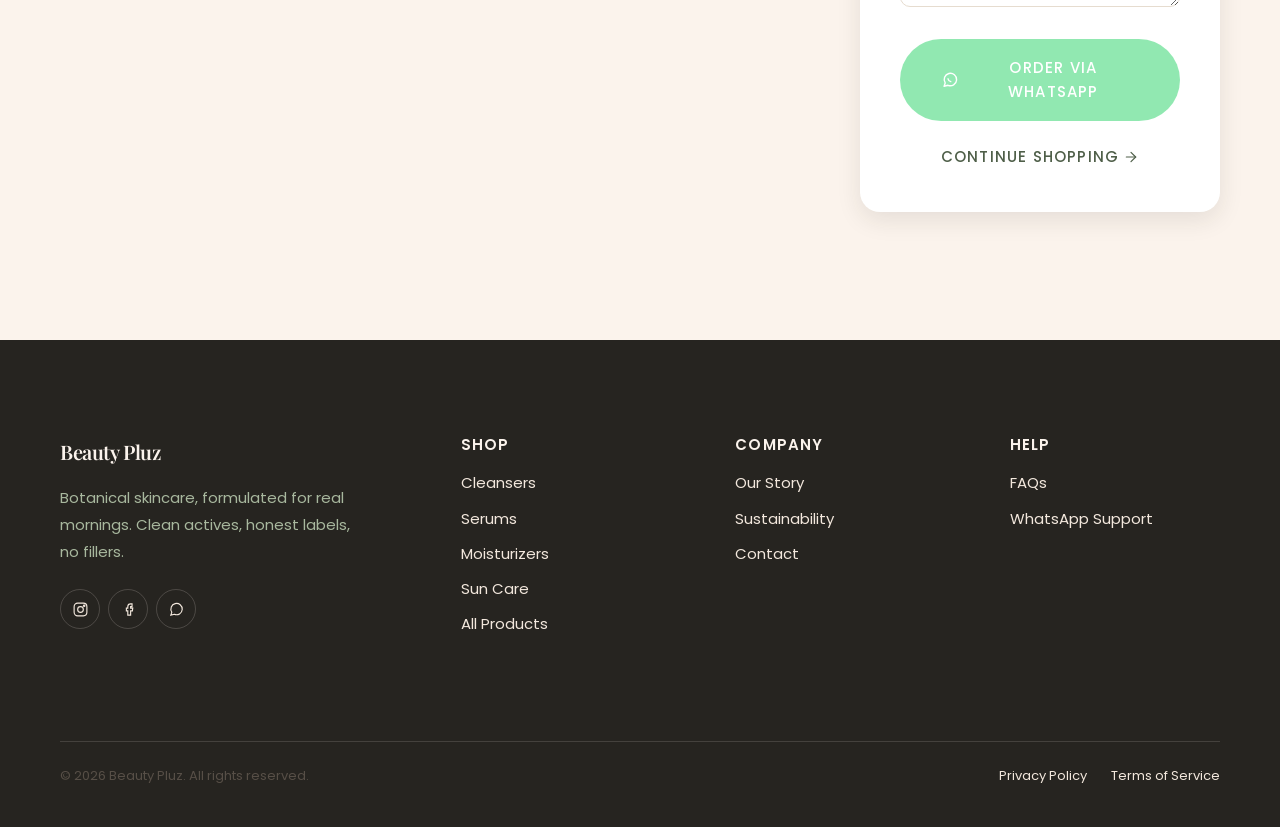
<file: cart.html>
<!DOCTYPE html>
<html lang="en">
<head>
  <meta charset="UTF-8" />
  <meta name="viewport" content="width=device-width, initial-scale=1.0" />
  <title>Your Cart — Beauty Pluz</title>
  <meta name="description" content="Review the items in your Beauty Pluz cart before checkout." />

  <link rel="preconnect" href="https://fonts.googleapis.com" />
  <link rel="preconnect" href="https://fonts.gstatic.com" crossorigin />
  <link href="https://fonts.googleapis.com/css2?family=Playfair+Display:wght@400;500;600;700&family=Poppins:wght@300;400;500;600;700&display=swap" rel="stylesheet" />

  <link rel="stylesheet" href="css/style.css?v=20260713" />
  <link rel="stylesheet" href="css/responsive.css?v=20260713" />
  <link rel="stylesheet" href="css/animations.css?v=20260713" />
</head>
<body>

  <a class="skip-link" href="#main-content">Skip to content</a>

  <div class="announcement-bar" id="announcement-bar">
    <div class="container announcement-bar__inner">
      <p class="announcement-bar__text">Free shipping on orders over $75 · New: The Ritual Edit is here</p>
      <button type="button" class="announcement-bar__close" aria-label="Dismiss announcement">
        <svg viewBox="0 0 24 24" fill="none" stroke="currentColor" stroke-width="2" stroke-linecap="round" stroke-linejoin="round" aria-hidden="true">
          <line x1="18" y1="6" x2="6" y2="18"></line>
          <line x1="6" y1="6" x2="18" y2="18"></line>
        </svg>
      </button>
    </div>
  </div>

  <header class="site-header">
    <div class="container">
      <img src="images/logo/logo.webp" alt="logo" width="100">

      <nav class="nav-primary" id="primary-nav" aria-label="Primary">
        <ul>
          <li><a href="index.html">Home</a></li>
          <li><a href="shop.html">Shop</a></li>
          <li><a href="about.html">About</a></li>
          <li><a href="contact.html">Contact</a></li>
        </ul>
      </nav>

      <div class="nav-actions">
        <button class="icon-btn" type="button" id="search-toggle" aria-label="Open search" aria-expanded="false" aria-controls="search-panel">
          <svg viewBox="0 0 24 24" fill="none" stroke="currentColor" stroke-width="1.8" stroke-linecap="round" stroke-linejoin="round" aria-hidden="true">
            <circle cx="11" cy="11" r="7"></circle>
            <line x1="21" y1="21" x2="16.65" y2="16.65"></line>
          </svg>
        </button>

        <a href="cart.html" class="icon-btn cart-btn" aria-current="page" aria-label="View cart">
          <svg viewBox="0 0 24 24" fill="none" stroke="currentColor" stroke-width="1.8" stroke-linecap="round" stroke-linejoin="round" aria-hidden="true">
            <path d="M6 8h12l-1.2 11.2a2 2 0 0 1-2 1.8H9.2a2 2 0 0 1-2-1.8L6 8Z"></path>
            <path d="M9 8V6a3 3 0 0 1 6 0v2"></path>
          </svg>
          <span class="cart-badge" data-cart-count hidden>0</span>
        </a>

        <a class="btn-whatsapp" href="https://wa.me/10000000000" target="_blank" rel="noopener noreferrer" aria-label="Chat with us on WhatsApp">
          <svg viewBox="0 0 24 24" fill="none" stroke="currentColor" stroke-width="1.8" stroke-linecap="round" stroke-linejoin="round" aria-hidden="true">
            <path d="M4 20l1.4-4.2A8 8 0 1 1 9 18.8L4 20Z"></path>
            <path d="M9 10.5c.4 1.6 2 3.2 3.6 3.6"></path>
          </svg>
          <span class="btn-whatsapp__label">WhatsApp</span>
        </a>

        <button class="nav-toggle" id="nav-toggle" type="button" aria-label="Open menu" aria-expanded="false" aria-controls="primary-nav">
          <span class="nav-toggle-bar"></span>
          <span class="nav-toggle-bar"></span>
          <span class="nav-toggle-bar"></span>
        </button>
      </div>

    </div>

    <div class="search-panel" id="search-panel">
      <form class="search-panel__form" action="shop.html" method="get" role="search">
        <label for="search-input" class="visually-hidden">Search products</label>
        <input type="search" id="search-input" name="q" placeholder="Search cleansers, serums, moisturizers…" autocomplete="off" />
        <button type="submit" class="icon-btn" aria-label="Submit search">
          <svg viewBox="0 0 24 24" fill="none" stroke="currentColor" stroke-width="1.8" stroke-linecap="round" stroke-linejoin="round" aria-hidden="true">
            <line x1="5" y1="12" x2="19" y2="12"></line>
            <polyline points="12 5 19 12 12 19"></polyline>
          </svg>
        </button>
      </form>
    </div>
  </header>

  <div class="nav-overlay"></div>

  <main id="main-content">
    <section class="section cart-page" aria-labelledby="cart-heading">
      <div class="container">

        <div class="cart-page__head reveal">
          <h1 id="cart-heading">Your Cart</h1>
          <p>Review your ritual before checkout.</p>
        </div>

        <!-- Empty state — shown by JS when the cart has no items -->
        <div class="cart-empty" data-cart-empty hidden>
          <span class="cart-empty__icon" aria-hidden="true">
            <svg viewBox="0 0 24 24" fill="none" stroke="currentColor" stroke-width="1.4" stroke-linecap="round" stroke-linejoin="round">
              <path d="M6 8h12l-1.2 11.2a2 2 0 0 1-2 1.8H9.2a2 2 0 0 1-2-1.8L6 8Z"></path>
              <path d="M9 8V6a3 3 0 0 1 6 0v2"></path>
            </svg>
          </span>
          <h2>Your cart is empty</h2>
          <p>Add a few considered essentials and they'll show up here.</p>
          <a href="shop.html" class="btn btn--rose">Start Shopping</a>
        </div>

        <!-- Cart layout — hidden by JS when the cart is empty -->
        <div class="cart-layout" data-cart-layout hidden>
          <div class="cart-list" data-cart-list role="list" aria-label="Items in your cart">
            <!-- Rows are rendered by js/cart.js -->
          </div>

          <aside class="cart-summary" data-cart-summary aria-label="Order summary">
            <h2 class="cart-summary__heading">Order Summary</h2>

            <div class="cart-summary__totals" data-cart-summary-totals>
              <!-- Number of items / subtotal / delivery estimate / grand total, rendered by js/cart.js -->
            </div>

            <div class="cart-summary__delivery">
              <h3 class="cart-summary__delivery-heading">Delivery Details</h3>
              <p class="cart-summary__delivery-hint">We'll include this with your order on WhatsApp.</p>

              <div class="field">
                <label for="customer-name">Full Name</label>
                <input type="text" id="customer-name" name="customerName" autocomplete="name" placeholder="Jane Doe" />
              </div>

              <div class="field">
                <label for="customer-phone">Phone Number</label>
                <input type="tel" id="customer-phone" name="customerPhone" autocomplete="tel" placeholder="+234 800 000 0000" />
              </div>

              <div class="field">
                <label for="customer-address">Delivery Address</label>
                <textarea id="customer-address" name="customerAddress" rows="2" placeholder="Street, city, state"></textarea>
              </div>

              <p class="cart-summary__error" data-delivery-error role="alert" hidden></p>
            </div>

            <button type="button" class="btn btn--whatsapp-solid cart-summary__whatsapp" data-order-whatsapp disabled>
              <svg viewBox="0 0 24 24" fill="none" stroke="currentColor" stroke-width="1.8" stroke-linecap="round" stroke-linejoin="round" aria-hidden="true">
                <path d="M4 20l1.4-4.2A8 8 0 1 1 9 18.8L4 20Z"></path>
                <path d="M9 10.5c.4 1.6 2 3.2 3.6 3.6"></path>
              </svg>
              Order via WhatsApp
            </button>

            <a href="shop.html" class="link-arrow cart-summary__continue">Continue Shopping
              <svg viewBox="0 0 24 24" fill="none" stroke="currentColor" stroke-width="1.8" stroke-linecap="round" stroke-linejoin="round" aria-hidden="true"><line x1="5" y1="12" x2="19" y2="12"></line><polyline points="12 5 19 12 12 19"></polyline></svg>
            </a>
          </aside>
        </div>

      </div>
    </section>
  </main>

<footer class="site-footer">
  <div class="container footer-grid reveal">

    <div class="footer-brand">
      <p class="logo footer-brand__logo">Beauty Pluz</p>
      <p class="footer-brand__text">Botanical skincare, formulated for real mornings. Clean actives, honest labels, no
        fillers.</p>
      <div class="footer-social">
        <a href="https://instagram.com/beautypluz" target="_blank" rel="noopener noreferrer"
          aria-label="Beauty Pluz on Instagram" class="footer-social__link">
          <svg viewBox="0 0 24 24" fill="none" stroke="currentColor" stroke-width="1.6">
            <rect x="3" y="3" width="18" height="18" rx="5"></rect>
            <circle cx="12" cy="12" r="4"></circle>
            <circle cx="17.2" cy="6.8" r="1"></circle>
          </svg>
        </a>
        <a href="https://facebook.com/beautypluz" target="_blank" rel="noopener noreferrer"
          aria-label="Beauty Pluz on Facebook" class="footer-social__link">
          <svg viewBox="0 0 24 24" fill="none" stroke="currentColor" stroke-width="1.6">
            <path d="M15 8h2V4h-2a4 4 0 0 0-4 4v2H9v4h2v6h4v-6h2.5l.5-4H15V8Z"></path>
          </svg>
        </a>
        <a href="https://wa.me/10000000000" target="_blank" rel="noopener noreferrer"
          aria-label="Beauty Pluz on WhatsApp" class="footer-social__link">
          <svg viewBox="0 0 24 24" fill="none" stroke="currentColor" stroke-width="1.6">
            <path d="M4 20l1.4-4.2A8 8 0 1 1 9 18.8L4 20Z"></path>
          </svg>
        </a>
      </div>
    </div>

    <nav class="footer-links" aria-label="Shop">
      <h3>Shop</h3>
      <ul>
        <li><a href="shop.html?category=cleanser">Cleansers</a></li>
        <li><a href="shop.html?category=serum">Serums</a></li>
        <li><a href="shop.html?category=moisturizer">Moisturizers</a></li>
        <li><a href="shop.html?category=spf">Sun Care</a></li>
        <li><a href="shop.html">All Products</a></li>
      </ul>
    </nav>

    <nav class="footer-links" aria-label="Company">
      <h3>Company</h3>
      <ul>
        <li><a href="about.html">Our Story</a></li>
        <!-- <li><a href="about.html#ingredients">Ingredients</a></li> -->
        <li><a href="about.html#sustainability">Sustainability</a></li>
        <li><a href="contact.html">Contact</a></li>
      </ul>
    </nav>

    <nav class="footer-links" aria-label="Help">
      <h3>Help</h3>
      <ul>
        <li><a href="contact.html">FAQs</a></li>
        <!-- <li><a href="contact.html">Shipping &amp; Returns</a></li>
          <li><a href="cart.html">Track Order</a></li> -->
        <li><a href="https://wa.me/10000000000" target="_blank" rel="noopener noreferrer">WhatsApp Support</a></li>
      </ul>
    </nav>

    <div class="footer-bottom">
      <p>&copy; <span data-current-year></span> Beauty Pluz. All rights reserved.</p>
      <ul class="footer-legal">
        <li><a href="#">Privacy Policy</a></li>
        <li><a href="#">Terms of Service</a></li>
      </ul>
    </div>
  </div>
</footer>

  <button type="button" id="back-to-top" class="back-to-top" aria-label="Back to top">
    <svg viewBox="0 0 24 24" fill="none" stroke="currentColor" stroke-width="2" stroke-linecap="round" stroke-linejoin="round" aria-hidden="true">
      <line x1="12" y1="19" x2="12" y2="5"></line>
      <polyline points="5 12 12 5 19 12"></polyline>
    </svg>
  </button>

  <script src="js/main.js?v=20260713" defer></script>
  <script src="js/menu.js?v=20260713" defer></script>
  <script src="js/cart.js?v=20260713" defer></script>
  <script src="js/products.js?v=20260713" defer></script>
</body>
</html>
</file>
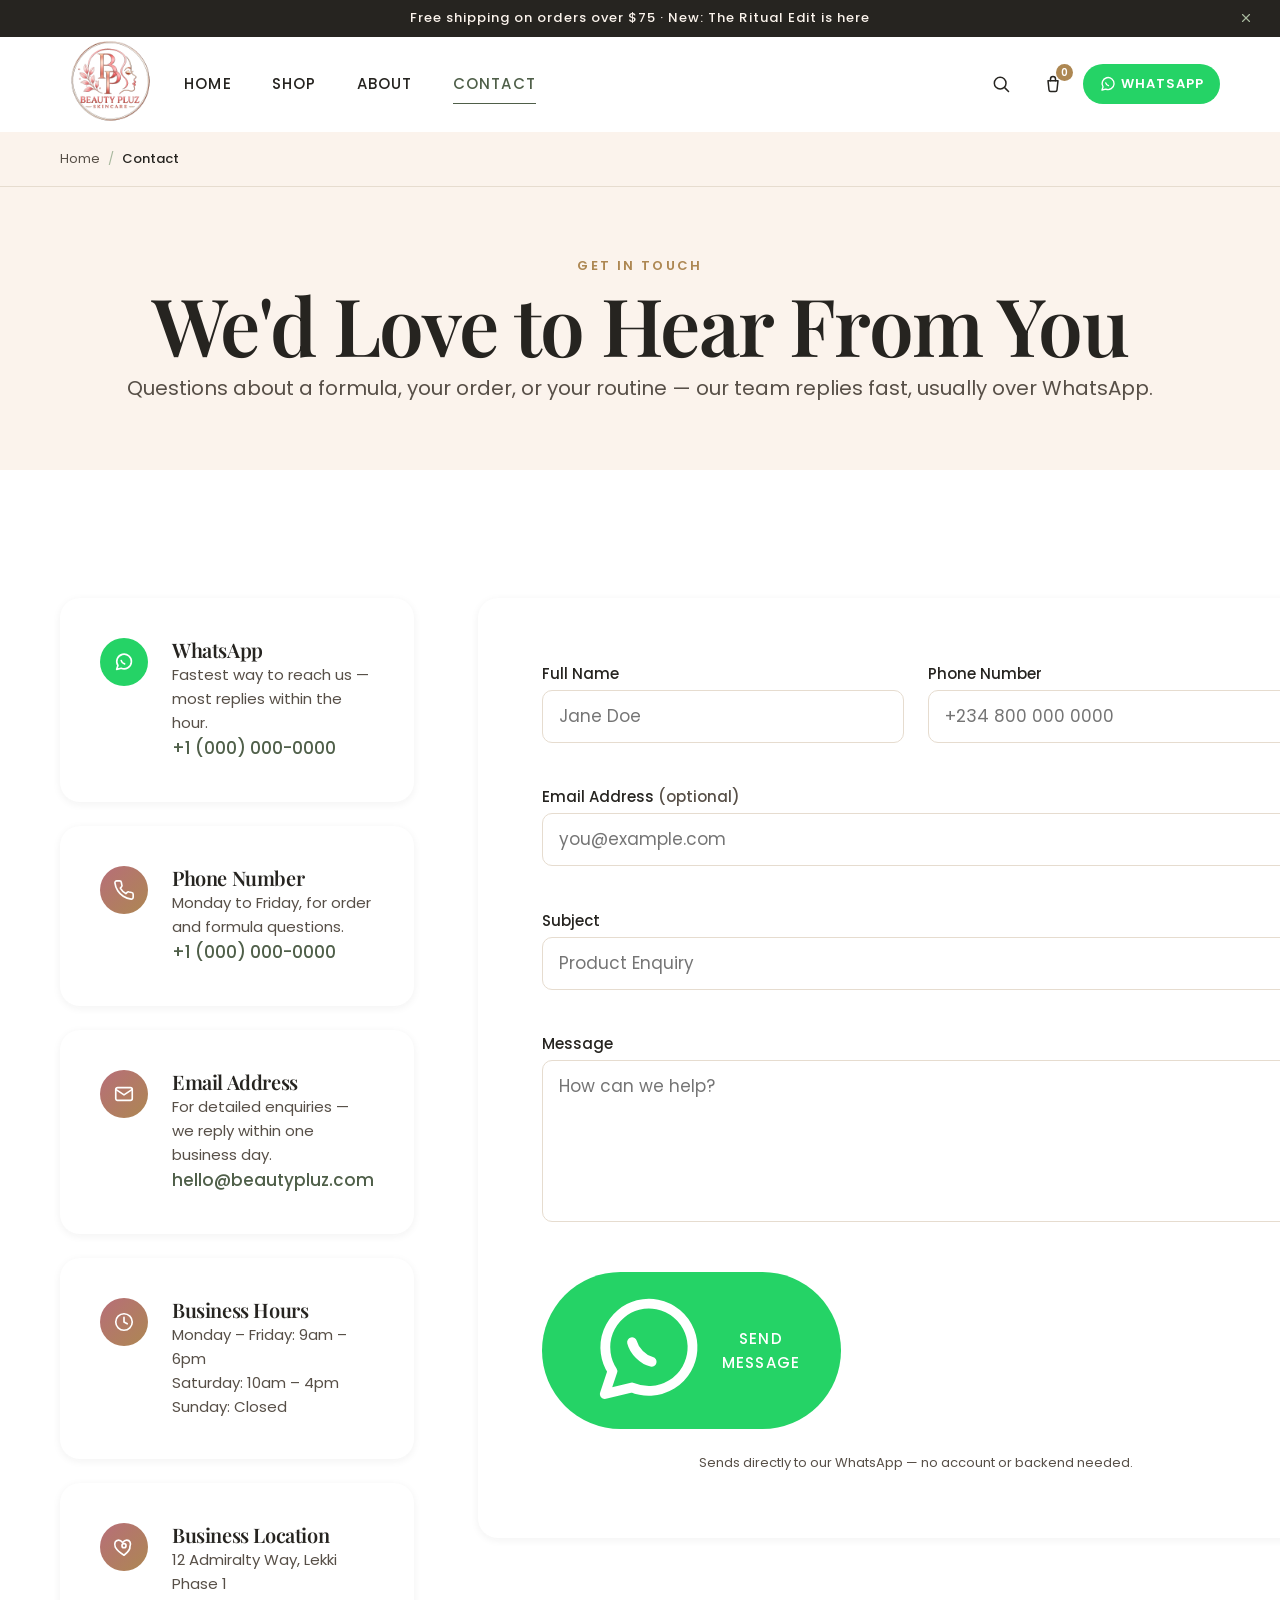
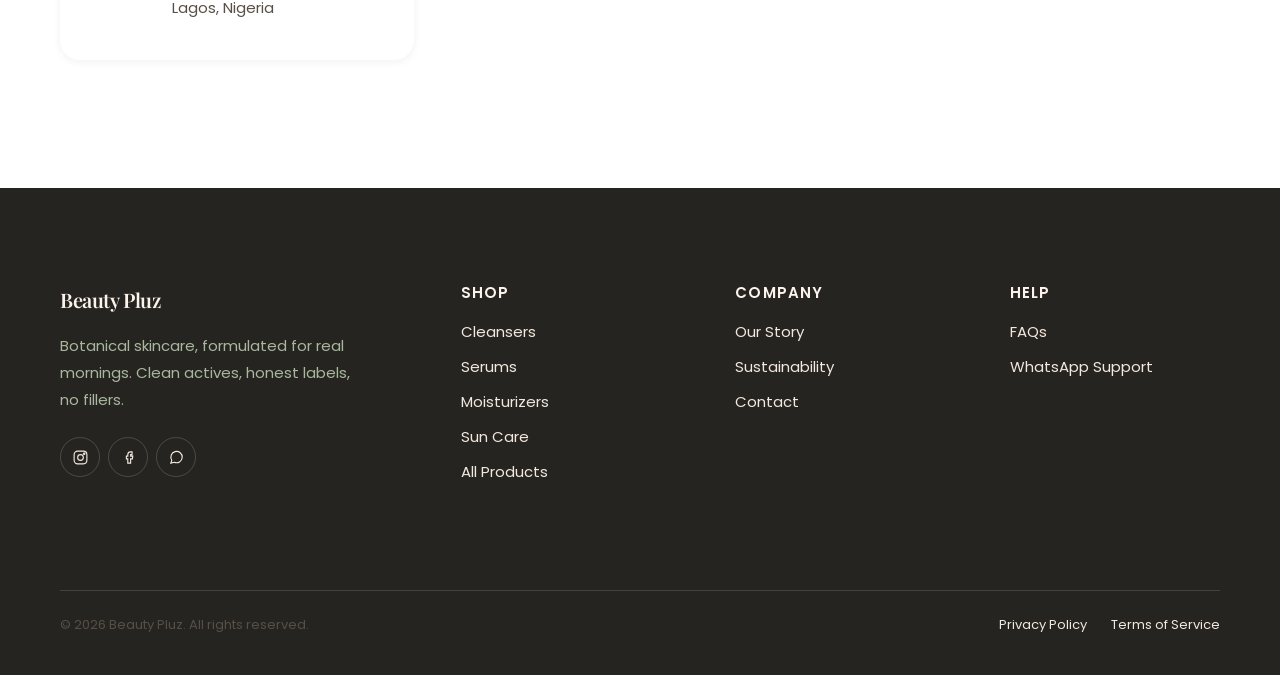
<file: contact.html>
<!DOCTYPE html>
<html lang="en">
<head>
  <meta charset="UTF-8" />
  <meta name="viewport" content="width=device-width, initial-scale=1.0" />
  <title>Contact — Beauty Pluz</title>
  <meta name="description" content="Get in touch with the Beauty Pluz team — customer care, press, and wholesale inquiries." />

  <link rel="preconnect" href="https://fonts.googleapis.com" />
  <link rel="preconnect" href="https://fonts.gstatic.com" crossorigin />
  <link href="https://fonts.googleapis.com/css2?family=Playfair+Display:wght@400;500;600;700&family=Poppins:wght@300;400;500;600;700&display=swap" rel="stylesheet" />

  <link rel="stylesheet" href="css/style.css?v=20260713" />
  <link rel="stylesheet" href="css/responsive.css?v=20260713" />
  <link rel="stylesheet" href="css/animations.css?v=20260713" />
</head>
<body>

  <a class="skip-link" href="#main-content">Skip to content</a>

  <div class="announcement-bar" id="announcement-bar">
    <div class="container announcement-bar__inner">
      <p class="announcement-bar__text">Free shipping on orders over $75 · New: The Ritual Edit is here</p>
      <button type="button" class="announcement-bar__close" aria-label="Dismiss announcement">
        <svg viewBox="0 0 24 24" fill="none" stroke="currentColor" stroke-width="2" stroke-linecap="round" stroke-linejoin="round" aria-hidden="true">
          <line x1="18" y1="6" x2="6" y2="18"></line>
          <line x1="6" y1="6" x2="18" y2="18"></line>
        </svg>
      </button>
    </div>
  </div>

  <header class="site-header">
    <div class="container">
      <img src="images/logo/logo.webp" alt="logo" width="100">

      <nav class="nav-primary" id="primary-nav" aria-label="Primary">
        <ul>
          <li><a href="index.html">Home</a></li>
          <li><a href="shop.html">Shop</a></li>
          <li><a href="about.html">About</a></li>
          <li><a href="contact.html" aria-current="page">Contact</a></li>
        </ul>
      </nav>

      <div class="nav-actions">
        <button class="icon-btn" type="button" id="search-toggle" aria-label="Open search" aria-expanded="false" aria-controls="search-panel">
          <svg viewBox="0 0 24 24" fill="none" stroke="currentColor" stroke-width="1.8" stroke-linecap="round" stroke-linejoin="round" aria-hidden="true">
            <circle cx="11" cy="11" r="7"></circle>
            <line x1="21" y1="21" x2="16.65" y2="16.65"></line>
          </svg>
        </button>

        <a href="cart.html" class="icon-btn cart-btn" aria-label="View cart">
          <svg viewBox="0 0 24 24" fill="none" stroke="currentColor" stroke-width="1.8" stroke-linecap="round" stroke-linejoin="round" aria-hidden="true">
            <path d="M6 8h12l-1.2 11.2a2 2 0 0 1-2 1.8H9.2a2 2 0 0 1-2-1.8L6 8Z"></path>
            <path d="M9 8V6a3 3 0 0 1 6 0v2"></path>
          </svg>
          <span class="cart-badge" data-cart-count hidden>0</span>
        </a>

        <a class="btn-whatsapp" href="https://wa.me/10000000000" target="_blank" rel="noopener noreferrer" aria-label="Chat with us on WhatsApp">
          <svg viewBox="0 0 24 24" fill="none" stroke="currentColor" stroke-width="1.8" stroke-linecap="round" stroke-linejoin="round" aria-hidden="true">
            <path d="M4 20l1.4-4.2A8 8 0 1 1 9 18.8L4 20Z"></path>
            <path d="M9 10.5c.4 1.6 2 3.2 3.6 3.6"></path>
          </svg>
          <span class="btn-whatsapp__label">WhatsApp</span>
        </a>

        <button class="nav-toggle" id="nav-toggle" type="button" aria-label="Open menu" aria-expanded="false" aria-controls="primary-nav">
          <span class="nav-toggle-bar"></span>
          <span class="nav-toggle-bar"></span>
          <span class="nav-toggle-bar"></span>
        </button>
      </div>

    </div>

    <div class="search-panel" id="search-panel">
      <form class="search-panel__form" action="shop.html" method="get" role="search">
        <label for="search-input" class="visually-hidden">Search products</label>
        <input type="search" id="search-input" name="q" placeholder="Search cleansers, serums, moisturizers…" autocomplete="off" />
        <button type="submit" class="icon-btn" aria-label="Submit search">
          <svg viewBox="0 0 24 24" fill="none" stroke="currentColor" stroke-width="1.8" stroke-linecap="round" stroke-linejoin="round" aria-hidden="true">
            <line x1="5" y1="12" x2="19" y2="12"></line>
            <polyline points="12 5 19 12 12 19"></polyline>
          </svg>
        </button>
      </form>
    </div>
  </header>

  <div class="nav-overlay"></div>

  <main id="main-content">

    <!-- ================= BREADCRUMB ================= -->
    <nav class="breadcrumb" aria-label="Breadcrumb">
      <div class="container">
        <ol>
          <li><a href="index.html">Home</a></li>
          <li aria-current="page">Contact</li>
        </ol>
      </div>
    </nav>

    <!-- ================= PAGE INTRO ================= -->
    <section class="section--tight" aria-labelledby="contact-heading">
      <div class="container text-center">
        <span class="eyebrow">Get In Touch</span>
        <h1 id="contact-heading">We'd Love to Hear From You</h1>
        <p class="section-head__text" style="margin-inline: auto;">Questions about a formula, your order, or your routine — our team replies fast, usually over WhatsApp.</p>
      </div>
    </section>

    <!-- ================= CONTACT ================= -->
    <section class="section section--surface" aria-label="Contact information and form">
      <div class="container">
        <div class="contact-layout">

          <!-- Left column: contact info cards -->
          <div class="contact-info reveal-stagger">

            <article class="contact-card">
              <span class="contact-card__icon contact-card__icon--whatsapp" aria-hidden="true">
                <svg viewBox="0 0 24 24" fill="none" stroke="currentColor" stroke-width="1.8" stroke-linecap="round" stroke-linejoin="round">
                  <path d="M4 20l1.4-4.2A8 8 0 1 1 9 18.8L4 20Z"></path>
                  <path d="M9 10.5c.4 1.6 2 3.2 3.6 3.6"></path>
                </svg>
              </span>
              <div class="contact-card__body">
                <h3>WhatsApp</h3>
                <p>Fastest way to reach us — most replies within the hour.</p>
                <a href="https://wa.me/10000000000" target="_blank" rel="noopener noreferrer">+1 (000) 000-0000</a>
              </div>
            </article>

            <article class="contact-card">
              <span class="contact-card__icon" aria-hidden="true">
                <svg viewBox="0 0 24 24" fill="none" stroke="currentColor" stroke-width="1.8" stroke-linecap="round" stroke-linejoin="round">
                  <path d="M22 16.9v3a2 2 0 0 1-2.2 2 19.8 19.8 0 0 1-8.6-3.1 19.5 19.5 0 0 1-6-6 19.8 19.8 0 0 1-3.1-8.6A2 2 0 0 1 4.1 2h3a2 2 0 0 1 2 1.7c.1.9.3 1.8.6 2.7a2 2 0 0 1-.4 2.1L8 9.9a16 16 0 0 0 6 6l1.4-1.4a2 2 0 0 1 2.1-.4c.9.3 1.8.5 2.7.6a2 2 0 0 1 1.8 2Z"></path>
                </svg>
              </span>
              <div class="contact-card__body">
                <h3>Phone Number</h3>
                <p>Monday to Friday, for order and formula questions.</p>
                <a href="tel:+10000000000">+1 (000) 000-0000</a>
              </div>
            </article>

            <article class="contact-card">
              <span class="contact-card__icon" aria-hidden="true">
                <svg viewBox="0 0 24 24" fill="none" stroke="currentColor" stroke-width="1.8" stroke-linecap="round" stroke-linejoin="round">
                  <rect x="3" y="5" width="18" height="14" rx="2"></rect>
                  <path d="m3 7 9 6 9-6"></path>
                </svg>
              </span>
              <div class="contact-card__body">
                <h3>Email Address</h3>
                <p>For detailed enquiries — we reply within one business day.</p>
                <a href="mailto:hello@beautypluz.com">hello@beautypluz.com</a>
              </div>
            </article>

            <article class="contact-card">
              <span class="contact-card__icon" aria-hidden="true">
                <svg viewBox="0 0 24 24" fill="none" stroke="currentColor" stroke-width="1.8" stroke-linecap="round" stroke-linejoin="round">
                  <circle cx="12" cy="12" r="9"></circle>
                  <path d="M12 7v5l3.5 2"></path>
                </svg>
              </span>
              <div class="contact-card__body">
                <h3>Business Hours</h3>
                <p>Monday – Friday: 9am – 6pm<br />Saturday: 10am – 4pm<br />Sunday: Closed</p>
              </div>
            </article>

            <article class="contact-card">
              <span class="contact-card__icon" aria-hidden="true">
                <svg viewBox="0 0 24 24" fill="none" stroke="currentColor" stroke-width="1.8" stroke-linecap="round" stroke-linejoin="round">
                  <path d="M12 21s-7-4.3-9.5-8.8C1 8 2.5 4.5 6 4.5c2 0 3.3 1.1 4.5 2.6C11.7 5.6 13 4.5 15 4.5c3.5 0 5 3.5 3.5 6.7C19 15.7 12 21 12 21Z"></path>
                  <circle cx="12" cy="10.5" r="2.2"></circle>
                </svg>
              </span>
              <div class="contact-card__body">
                <h3>Business Location</h3>
                <p>12 Admiralty Way, Lekki Phase 1<br />Lagos, Nigeria</p>
              </div>
            </article>

          </div>

          <!-- Right column: contact form -->
          <div class="contact-form-card reveal" aria-label="Contact form">
            <form class="contact-form" id="contact-form" novalidate>

              <div class="contact-form__row contact-form__row--split">
                <div class="field" data-field="name">
                  <label for="contact-name">Full Name</label>
                  <input type="text" id="contact-name" name="name" autocomplete="name" placeholder="Jane Doe" />
                  <p class="field__error" data-error></p>
                </div>

                <div class="field" data-field="phone">
                  <label for="contact-phone">Phone Number</label>
                  <input type="tel" id="contact-phone" name="phone" autocomplete="tel" placeholder="+234 800 000 0000" />
                  <p class="field__error" data-error></p>
                </div>
              </div>

              <div class="field" data-field="email">
                <label for="contact-email">Email Address <span class="text-muted">(optional)</span></label>
                <input type="email" id="contact-email" name="email" autocomplete="email" placeholder="you@example.com" />
                <p class="field__error" data-error></p>
              </div>

              <div class="field" data-field="subject">
                <label for="contact-subject">Subject</label>
                <input type="text" id="contact-subject" name="subject" placeholder="Product Enquiry" />
                <p class="field__error" data-error></p>
              </div>

              <div class="field" data-field="message">
                <label for="contact-message">Message</label>
                <textarea id="contact-message" name="message" rows="5" placeholder="How can we help?"></textarea>
                <p class="field__error" data-error></p>
              </div>

              <button type="submit" class="btn btn--whatsapp-solid contact-form__submit">
                <svg viewBox="0 0 24 24" fill="none" stroke="currentColor" stroke-width="1.8" stroke-linecap="round" stroke-linejoin="round" aria-hidden="true">
                  <path d="M4 20l1.4-4.2A8 8 0 1 1 9 18.8L4 20Z"></path>
                  <path d="M9 10.5c.4 1.6 2 3.2 3.6 3.6"></path>
                </svg>
                Send Message
              </button>
              <p class="contact-form__note">Sends directly to our WhatsApp — no account or backend needed.</p>
            </form>
          </div>

        </div>
      </div>
    </section>

  </main>

  <footer class="site-footer">
    <div class="container footer-grid reveal">
  
      <div class="footer-brand">
        <p class="logo footer-brand__logo">Beauty Pluz</p>
        <p class="footer-brand__text">Botanical skincare, formulated for real mornings. Clean actives, honest labels, no
          fillers.</p>
        <div class="footer-social">
          <a href="https://instagram.com/beautypluz" target="_blank" rel="noopener noreferrer"
            aria-label="Beauty Pluz on Instagram" class="footer-social__link">
            <svg viewBox="0 0 24 24" fill="none" stroke="currentColor" stroke-width="1.6">
              <rect x="3" y="3" width="18" height="18" rx="5"></rect>
              <circle cx="12" cy="12" r="4"></circle>
              <circle cx="17.2" cy="6.8" r="1"></circle>
            </svg>
          </a>
          <a href="https://facebook.com/beautypluz" target="_blank" rel="noopener noreferrer"
            aria-label="Beauty Pluz on Facebook" class="footer-social__link">
            <svg viewBox="0 0 24 24" fill="none" stroke="currentColor" stroke-width="1.6">
              <path d="M15 8h2V4h-2a4 4 0 0 0-4 4v2H9v4h2v6h4v-6h2.5l.5-4H15V8Z"></path>
            </svg>
          </a>
          <a href="https://wa.me/10000000000" target="_blank" rel="noopener noreferrer"
            aria-label="Beauty Pluz on WhatsApp" class="footer-social__link">
            <svg viewBox="0 0 24 24" fill="none" stroke="currentColor" stroke-width="1.6">
              <path d="M4 20l1.4-4.2A8 8 0 1 1 9 18.8L4 20Z"></path>
            </svg>
          </a>
        </div>
      </div>
  
      <nav class="footer-links" aria-label="Shop">
        <h3>Shop</h3>
        <ul>
          <li><a href="shop.html?category=cleanser">Cleansers</a></li>
          <li><a href="shop.html?category=serum">Serums</a></li>
          <li><a href="shop.html?category=moisturizer">Moisturizers</a></li>
          <li><a href="shop.html?category=spf">Sun Care</a></li>
          <li><a href="shop.html">All Products</a></li>
        </ul>
      </nav>
  
      <nav class="footer-links" aria-label="Company">
        <h3>Company</h3>
        <ul>
          <li><a href="about.html">Our Story</a></li>
          <!-- <li><a href="about.html#ingredients">Ingredients</a></li> -->
          <li><a href="about.html#sustainability">Sustainability</a></li>
          <li><a href="contact.html">Contact</a></li>
        </ul>
      </nav>
  
      <nav class="footer-links" aria-label="Help">
        <h3>Help</h3>
        <ul>
          <li><a href="contact.html">FAQs</a></li>
          <!-- <li><a href="contact.html">Shipping &amp; Returns</a></li>
            <li><a href="cart.html">Track Order</a></li> -->
          <li><a href="https://wa.me/10000000000" target="_blank" rel="noopener noreferrer">WhatsApp Support</a></li>
        </ul>
      </nav>
  
      <div class="footer-bottom">
        <p>&copy; <span data-current-year></span> Beauty Pluz. All rights reserved.</p>
        <ul class="footer-legal">
          <li><a href="#">Privacy Policy</a></li>
          <li><a href="#">Terms of Service</a></li>
        </ul>
      </div>
    </div>
  </footer>

  <button type="button" id="back-to-top" class="back-to-top" aria-label="Back to top">
    <svg viewBox="0 0 24 24" fill="none" stroke="currentColor" stroke-width="2" stroke-linecap="round" stroke-linejoin="round" aria-hidden="true">
      <line x1="12" y1="19" x2="12" y2="5"></line>
      <polyline points="5 12 12 5 19 12"></polyline>
    </svg>
  </button>

  <script src="js/main.js?v=20260713" defer></script>
  <script src="js/menu.js?v=20260713" defer></script>
  <script src="js/cart.js?v=20260713" defer></script>
  <script src="js/products.js?v=20260713" defer></script>
</body>
</html>
</file>
<file: css/style.css>
/* =========================================================
   BEAUTY PLUZ — CORE STYLESHEET
   Design language: quiet botanical luxury.
   Warm ivory canvas, deep sage as the brand color,
   dusty blush + antique gold as accents, soft pill geometry.
   ========================================================= */

/* -----------------------------
   1. DESIGN TOKENS
------------------------------ */
:root {
  /* Color: brand */
  --clr-ivory: #fbf3ec;         /* base background */
  --clr-ivory-deep: #f3e8dd;    /* secondary surface / section band */
  --clr-white: #ffffff;

  --clr-sage: #6f8267;          /* primary brand color */
  --clr-sage-dark: #4f5f49;     /* headings on light, hover state */
  --clr-sage-light: #a8b89e;    /* soft accents, borders */

  --clr-blush: #e3b9ac;         /* secondary accent */
  --clr-blush-dark: #c98f7d;

  --clr-gold: #ad8752;          /* premium accent — dividers, tags, prices */
  --clr-gold-light: #e4cfa4;

  --clr-rose-gold: #b76e79;     /* hero accent — sparing luxury highlight */
  --clr-rose-gold-dark: #96525d;
  --clr-rose-gold-light: #f0d4d2;
  --gradient-rose-gold: linear-gradient(135deg, var(--clr-rose-gold) 0%, var(--clr-gold) 100%);

  --clr-ink: #262420;           /* primary text, near-black warm charcoal */
  --clr-ink-soft: #574f47;      /* secondary text */
  --clr-line: #e6dccf;          /* hairline borders on ivory */

  /* Color: semantic */
  --clr-success: #6f8267;
  --clr-error: #b3564a;
  --clr-bg: var(--clr-ivory);
  --clr-surface: var(--clr-white);
  --clr-text: var(--clr-ink);
  --clr-text-muted: var(--clr-ink-soft);
  --clr-border: var(--clr-line);
  --clr-accent: var(--clr-sage);

  /* Typography */
  --font-display: "Playfair Display", "Times New Roman", serif;
  --font-body: "Poppins", -apple-system, BlinkMacSystemFont, sans-serif;

  --fs-xs: clamp(0.75rem, 0.72rem + 0.15vw, 0.8125rem);
  --fs-sm: clamp(0.875rem, 0.84rem + 0.18vw, 0.9375rem);
  --fs-base: clamp(1rem, 0.96rem + 0.2vw, 1.0625rem);
  --fs-md: clamp(1.125rem, 1.06rem + 0.3vw, 1.25rem);
  --fs-lg: clamp(1.375rem, 1.25rem + 0.6vw, 1.75rem);
  --fs-xl: clamp(1.875rem, 1.6rem + 1.4vw, 2.5rem);
  --fs-2xl: clamp(2.5rem, 2rem + 2.5vw, 3.75rem);
  --fs-3xl: clamp(3rem, 2.3rem + 3.5vw, 5rem);

  --lh-tight: 1.15;
  --lh-snug: 1.35;
  --lh-normal: 1.6;
  --lh-relaxed: 1.8;

  --ls-tight: -0.02em;
  --ls-wide: 0.08em;
  --ls-wider: 0.18em;

  --fw-light: 300;
  --fw-regular: 400;
  --fw-medium: 500;
  --fw-semibold: 600;
  --fw-bold: 700;

  /* Spacing scale (8px rhythm, generous at the top end for a premium feel) */
  --space-3xs: 0.25rem;   /* 4px */
  --space-2xs: 0.5rem;    /* 8px */
  --space-xs: 0.75rem;    /* 12px */
  --space-sm: 1rem;       /* 16px */
  --space-md: 1.5rem;     /* 24px */
  --space-lg: 2.5rem;     /* 40px */
  --space-xl: 4rem;       /* 64px */
  --space-2xl: 6rem;      /* 96px */
  --space-3xl: 8rem;      /* 128px */

  /* Radius */
  --radius-sm: 4px;
  --radius-md: 10px;
  --radius-lg: 20px;
  --radius-pill: 999px;

  /* Shadow — warm-tinted, never pure black */
  --shadow-sm: 0 2px 8px rgba(38, 36, 32, 0.06);
  --shadow-md: 0 8px 24px rgba(38, 36, 32, 0.1);
  --shadow-lg: 0 20px 48px rgba(38, 36, 32, 0.14);
  --shadow-inset: inset 0 0 0 1px rgba(38, 36, 32, 0.08);

  /* Layout */
  --container-max: 1240px;
  --container-narrow: 780px;
  --header-height: 88px;

  /* Motion (see animations.css for keyframes) */
  --ease-out: cubic-bezier(0.16, 1, 0.3, 1);
  --ease-in-out: cubic-bezier(0.65, 0, 0.35, 1);
  --duration-fast: 180ms;
  --duration-base: 320ms;
  --duration-slow: 600ms;

  /* Z-index scale */
  --z-header: 100;
  --z-overlay: 200;
  --z-modal: 300;
  --z-toast: 400;
}

/* -----------------------------
   2. RESET
------------------------------ */
*,
*::before,
*::after {
  box-sizing: border-box;
  margin: 0;
  padding: 0;
}

html {
  scroll-behavior: smooth;
  scroll-padding-top: var(--header-height);
  overflow-x: hidden;
  -webkit-text-size-adjust: 100%;
}

body {
  font-family: var(--font-body);
  font-size: var(--fs-base);
  font-weight: var(--fw-regular);
  line-height: var(--lh-normal);
  color: var(--clr-text);
  background-color: var(--clr-bg);
  min-height: 100vh;
  -webkit-font-smoothing: antialiased;
  text-rendering: optimizeLegibility;
}

img,
picture,
svg,
video {
  display: block;
  max-width: 100%;
}

ul,
ol {
  list-style: none;
}

a {
  color: inherit;
  text-decoration: none;
}

button,
input,
textarea,
select {
  font: inherit;
  color: inherit;
}

button {
  cursor: pointer;
  background: none;
  border: none;
}

table {
  border-collapse: collapse;
}

/* Respect reduced motion at the reset level too */
@media (prefers-reduced-motion: reduce) {
  html {
    scroll-behavior: auto;
  }
  *,
  *::before,
  *::after {
    animation-duration: 0.01ms !important;
    animation-iteration-count: 1 !important;
    transition-duration: 0.01ms !important;
    scroll-behavior: auto !important;
  }
}

/* Visible keyboard focus, always */
:focus-visible {
  outline: 2px solid var(--clr-sage);
  outline-offset: 3px;
  border-radius: var(--radius-sm);
}

/* -----------------------------
   3. TYPOGRAPHY
------------------------------ */
h1,
h2,
h3,
h4 {
  font-family: var(--font-display);
  font-weight: var(--fw-semibold);
  line-height: var(--lh-tight);
  letter-spacing: var(--ls-tight);
  color: var(--clr-ink);
}

h1 {
  font-size: var(--fs-3xl);
}

h2 {
  font-size: var(--fs-2xl);
}

h3 {
  font-size: var(--fs-xl);
}

h4 {
  font-size: var(--fs-lg);
  font-weight: var(--fw-medium);
}

p {
  color: var(--clr-text-muted);
}

.eyebrow {
  display: inline-block;
  font-family: var(--font-body);
  font-size: var(--fs-xs);
  font-weight: var(--fw-semibold);
  letter-spacing: var(--ls-wider);
  text-transform: uppercase;
  color: var(--clr-gold);
}

.text-serif {
  font-family: var(--font-display);
}

.text-muted {
  color: var(--clr-text-muted);
}

.text-center {
  text-align: center;
}

/* -----------------------------
   4. LAYOUT PRIMITIVES
------------------------------ */
.container {
  width: 100%;
  max-width: var(--container-max);
  margin-inline: auto;
  padding-inline: var(--space-md);
}

.container--narrow {
  max-width: var(--container-narrow);
}

.section {
  padding-block: var(--space-2xl);
}

.section--tight {
  padding-block: var(--space-xl);
}

.section--surface {
  background-color: var(--clr-surface);
}

.section--band {
  background-color: var(--clr-ivory-deep);
}

.stack {
  display: flex;
  flex-direction: column;
}

.cluster {
  display: flex;
  flex-wrap: wrap;
  align-items: center;
}

.grid {
  display: grid;
  gap: var(--space-md);
}

.visually-hidden {
  position: absolute;
  width: 1px;
  height: 1px;
  padding: 0;
  margin: -1px;
  overflow: hidden;
  clip: rect(0, 0, 0, 0);
  white-space: nowrap;
  border: 0;
}

.skip-link {
  position: absolute;
  top: -48px;
  left: var(--space-sm);
  z-index: var(--z-modal);
  background: var(--clr-ink);
  color: var(--clr-white);
  padding: var(--space-2xs) var(--space-sm);
  border-radius: var(--radius-sm);
  transition: top var(--duration-fast) var(--ease-out);
}

.skip-link:focus {
  top: var(--space-sm);
}

/* -----------------------------
   5. BUTTONS
------------------------------ */
.btn {
  display: inline-flex;
  align-items: center;
  justify-content: center;
  gap: var(--space-2xs);
  padding: var(--space-xs) var(--space-lg);
  border-radius: var(--radius-pill);
  font-family: var(--font-body);
  font-size: var(--fs-sm);
  font-weight: var(--fw-medium);
  letter-spacing: var(--ls-wide);
  text-transform: uppercase;
  border: 1px solid transparent;
  transition: background-color var(--duration-base) var(--ease-out),
    color var(--duration-base) var(--ease-out),
    border-color var(--duration-base) var(--ease-out),
    transform var(--duration-fast) var(--ease-out);
}

.btn:active {
  transform: scale(0.97);
}

.btn--primary {
  background-color: var(--clr-sage);
  color: var(--clr-white);
}

.btn--primary:hover {
  background-color: var(--clr-sage-dark);
}

.btn--secondary {
  background-color: transparent;
  border-color: var(--clr-ink);
  color: var(--clr-ink);
}

.btn--secondary:hover {
  background-color: var(--clr-ink);
  color: var(--clr-white);
}

.btn--gold {
  background-color: var(--clr-gold);
  color: var(--clr-white);
}

.btn--gold:hover {
  background-color: var(--clr-blush-dark);
}

.btn--ghost {
  background-color: transparent;
  color: var(--clr-ink);
  padding-inline: var(--space-2xs);
  text-transform: none;
  letter-spacing: normal;
}

.btn--ghost:hover {
  color: var(--clr-sage-dark);
}

/* -----------------------------
   6. CARDS
------------------------------ */
.card {
  background-color: var(--clr-surface);
  border-radius: var(--radius-md);
  box-shadow: var(--shadow-sm);
  overflow: hidden;
  transition: box-shadow var(--duration-base) var(--ease-out),
    transform var(--duration-base) var(--ease-out);
}

.card:hover {
  box-shadow: var(--shadow-md);
  transform: translateY(-4px);
}

/* -----------------------------
   7. HEADER / NAV — premium responsive navigation
------------------------------ */
.site-header {
  position: sticky;
  top: 0;
  z-index: var(--z-header);
  height: var(--header-height);
  display: flex;
  align-items: center;
  border-bottom: 1px solid transparent;
  box-shadow: 0 0 0 rgba(38, 36, 32, 0);
  transition: box-shadow var(--duration-base) var(--ease-out),
    border-color var(--duration-base) var(--ease-out);
}

/* The frosted-glass background lives on a pseudo-element rather than
   directly on .site-header. backdrop-filter (like transform/filter)
   makes the element it's applied to a containing block for any
   position:fixed descendant — since .nav-primary lives inside this
   header, having backdrop-filter directly on .site-header caused the
   drawer's fixed positioning to be resolved against the sticky
   header's box instead of the real viewport once scrolled. Moving it
   to ::before keeps the identical visual effect without trapping the
   drawer. */
.site-header::before {
  content: "";
  position: absolute;
  inset: 0;
  z-index: -1;
  /* background-color: rgba(251, 243, 236, 0.92); */
  background-color: var(--clr-white);
  backdrop-filter: blur(8px);
}

/* While the mobile drawer is open, the header is pinned with
   position:fixed instead of relying on position:sticky. Sticky
   positioning is computed from live scroll, but the scroll-lock
   technique (body { position:fixed; top:-scrollY }) collapses the
   document's scrollable height to zero — with nothing left to
   scroll, the sticky header falls back to its natural in-flow
   position, which (combined with the body's own -scrollY offset)
   renders it off-screen above the viewport. Fixed positioning
   here is anchored to the real viewport regardless of scroll
   state, so the header — and the close (X) button inside it —
   stays correctly placed no matter where the page was scrolled
   to when the menu was opened. */
.site-header.is-menu-open {
  position: fixed;
  top: 0;
  left: 0;
  right: 0;
}

/* Subtle shadow appears only once the page has scrolled (toggled in main.js) */
.site-header.is-scrolled {
  border-bottom-color: var(--clr-border);
  box-shadow: var(--shadow-sm);
}

.site-header .container {
  display: flex;
  align-items: center;
  justify-content: space-between;
  gap: var(--space-md);
  position: relative;
}

.logo {
  font-family: var(--font-display);
  font-size: var(--fs-md);
  font-weight: var(--fw-semibold);
  letter-spacing: var(--ls-tight);
  color: var(--clr-ink);
  flex-shrink: 0;
  transition: color var(--duration-base) var(--ease-out);
}

.logo:hover {
  color: var(--clr-sage-dark);
}

/* -----------------------------
   7.1 Primary nav links
   Mobile-first: this is the off-canvas drawer.
   Reset to an inline bar at the 1024px breakpoint (responsive.css).
------------------------------ */
.nav-primary {
  position: fixed;
  top: 0;
  right: 0;
  z-index: var(--z-modal);
  width: 95%;
  max-width: 380px;
  height: 100dvh;
  height: 100vh;
  background-color: var(--clr-white);
  box-shadow: var(--shadow-lg);
  transform: translateX(100%);
  visibility: hidden;
  pointer-events: none;
  transition: transform var(--duration-slow) var(--ease-out),
    visibility 0s linear var(--duration-slow);
  overflow-y: auto;
  display: block;
}

.nav-primary.is-open {
  transform: translateX(0);
  visibility: visible;
  pointer-events: auto;
  transition: transform var(--duration-slow) var(--ease-out),
    visibility 0s linear 0s;
}

.nav-primary ul {
  display: flex;
  flex-direction: column;
  padding: calc(var(--header-height) + var(--space-lg)) var(--space-lg) var(--space-lg);
  gap: var(--space-2xs);
}

.nav-primary li {
  border-bottom: 1px solid var(--clr-border);
}

.nav-primary a {
  display: block;
  padding: var(--space-sm) var(--space-2xs);
  font-size: var(--fs-md);
  font-weight: var(--fw-medium);
  letter-spacing: var(--ls-wide);
  text-transform: uppercase;
  color: var(--clr-ink);
  transition: color var(--duration-fast) var(--ease-out),
    padding-left var(--duration-fast) var(--ease-out);
}

.nav-primary a:hover,
.nav-primary a:focus-visible {
  color: var(--clr-sage-dark);
  padding-left: var(--space-sm);
}

.nav-primary a[aria-current="page"] {
  color: var(--clr-sage-dark);
}

/* Dark, semi-transparent overlay behind the drawer */
.nav-overlay {
  position: fixed;
  inset: 0;
  z-index: var(--z-overlay);
  background-color: rgba(38, 36, 32, 0.55);
  opacity: 0;
  pointer-events: none;
  transition: opacity var(--duration-slow) var(--ease-out);
}

.nav-overlay.is-open {
  opacity: 1;
  pointer-events: auto;
}

/* Prevents background scroll while the drawer is open. overflow:hidden
   alone is unreliable on iOS Safari (it doesn't stop touch/rubber-band
   scrolling), so this pins the body in place at its current scroll
   offset; js/menu.js supplies the dynamic `top` value (the negative of
   the saved scroll position) and restores it on close. */
body.no-scroll {
  position: fixed;
  top: 0;
  left: 0;
  right: 0;
  overflow: hidden;
  width: 100%;
}

/* -----------------------------
   7.2 Nav actions — search, cart, WhatsApp, hamburger
------------------------------ */
.nav-actions {
  display: flex;
  align-items: center;
  gap: var(--space-2xs);
  flex-shrink: 0;
  margin-left: auto;
}

.icon-btn {
  position: relative;
  display: inline-flex;
  align-items: center;
  justify-content: center;
  width: 44px;
  height: 44px;
  border-radius: 50%;
  color: var(--clr-ink);
  transition: background-color var(--duration-base) var(--ease-out),
    color var(--duration-base) var(--ease-out),
    transform var(--duration-fast) var(--ease-out);
}

.icon-btn svg {
  width: 20px;
  height: 20px;
}

.icon-btn:hover,
.icon-btn:focus-visible {
  background-color: var(--clr-ivory-deep);
  color: var(--clr-sage-dark);
}

.icon-btn:active {
  transform: scale(0.93);
}

.cart-badge {
  position: absolute;
  top: 2px;
  right: 2px;
  min-width: 17px;
  height: 17px;
  padding: 0 4px;
  display: flex;
  align-items: center;
  justify-content: center;
  border-radius: var(--radius-pill);
  background-color: var(--clr-gold);
  color: var(--clr-white);
  font-size: 10px;
  font-weight: var(--fw-semibold);
  line-height: 1;
  transition: transform var(--duration-fast) var(--ease-out);
}

.cart-badge.is-bump {
  animation: cart-bump 320ms var(--ease-out);
}

/* WhatsApp button */
.btn-whatsapp {
  display: inline-flex;
  align-items: center;
  gap: var(--space-3xs);
  height: 40px;
  padding-inline: var(--space-sm);
  border-radius: var(--radius-pill);
  background-color: #25d366;
  color: var(--clr-white);
  font-size: var(--fs-xs);
  font-weight: var(--fw-semibold);
  letter-spacing: var(--ls-wide);
  text-transform: uppercase;
  transition: background-color var(--duration-base) var(--ease-out),
    transform var(--duration-fast) var(--ease-out),
    box-shadow var(--duration-base) var(--ease-out);
}

.btn-whatsapp svg {
  width: 18px;
  height: 18px;
  flex-shrink: 0;
}

.btn-whatsapp:hover,
.btn-whatsapp:focus-visible {
  background-color: #1ebe5a;
  box-shadow: var(--shadow-sm);
  transform: translateY(-1px);
}

.btn-whatsapp:active {
  transform: translateY(0) scale(0.97);
}

/* -----------------------------
   7.3 Hamburger → X toggle
------------------------------ */
.nav-toggle {
  position: relative;
  z-index: calc(var(--z-modal) + 1);
  display: inline-flex;
  align-items: center;
  justify-content: center;
  width: 44px;
  height: 44px;
  flex-shrink: 0;
}

.nav-toggle-bar {
  position: absolute;
  width: 20px;
  height: 2px;
  border-radius: var(--radius-pill);
  background-color: var(--clr-ink);
  transition: transform var(--duration-base) var(--ease-out),
    opacity var(--duration-base) var(--ease-out),
    width var(--duration-base) var(--ease-out);
}

.nav-toggle-bar:nth-child(1) {
  transform: translateY(-6px);
}

.nav-toggle-bar:nth-child(2) {
  transform: translateY(0);
}

.nav-toggle-bar:nth-child(3) {
  transform: translateY(6px);
}

/* Open state: morph into an X */
.nav-toggle[aria-expanded="true"] .nav-toggle-bar:nth-child(1) {
  transform: translateY(0) rotate(45deg);
}

.nav-toggle[aria-expanded="true"] .nav-toggle-bar:nth-child(2) {
  opacity: 0;
  width: 0;
}

.nav-toggle[aria-expanded="true"] .nav-toggle-bar:nth-child(3) {
  transform: translateY(0) rotate(-45deg);
}

/* -----------------------------
   7.4 Search panel
------------------------------ */
.search-panel {
  position: absolute;
  top: 100%;
  left: 0;
  right: 0;
  background-color: var(--clr-surface);
  border-bottom: 1px solid var(--clr-border);
  box-shadow: var(--shadow-sm);
  max-height: 0;
  opacity: 0;
  overflow: hidden;
  pointer-events: none;
  transition: max-height var(--duration-slow) var(--ease-out),
    opacity var(--duration-base) var(--ease-out);
}

.search-panel.is-open {
  max-height: 120px;
  opacity: 1;
  pointer-events: auto;
}

.search-panel__form {
  display: flex;
  align-items: center;
  gap: var(--space-sm);
  max-width: var(--container-max);
  margin-inline: auto;
  padding: var(--space-md);
}

.search-panel__form input[type="search"] {
  flex: 1;
  border: none;
  border-bottom: 1px solid var(--clr-border);
  background: transparent;
  padding-block: var(--space-2xs);
  font-family: var(--font-display);
  font-size: var(--fs-lg);
  color: var(--clr-ink);
}

.search-panel__form input[type="search"]::placeholder {
  color: var(--clr-text-muted);
  font-family: var(--font-body);
  font-size: var(--fs-base);
}

.search-panel__form input[type="search"]:focus {
  outline: none;
  border-color: var(--clr-sage);
}

.search-panel__form input[type="search"]::-webkit-search-cancel-button {
  display: none;
}

/* -----------------------------
   8. FOOTER
------------------------------ */
.site-footer {
  background-color: var(--clr-ink);
  color: var(--clr-ivory);
  padding-block: var(--space-2xl) var(--space-lg);
}

.site-footer a {
  color: var(--clr-ivory-deep);
  transition: color var(--duration-fast) var(--ease-out);
}

.site-footer a:hover {
  color: var(--clr-white);
}

.footer-grid {
  display: grid;
  grid-template-columns: 1fr;
  gap: var(--space-xl);
}

.footer-brand__logo {
  color: var(--clr-ivory);
  margin-bottom: var(--space-sm);
}

.footer-brand__text {
  max-width: 34ch;
  font-size: var(--fs-sm);
  line-height: var(--lh-relaxed);
  color: var(--clr-sage-light);
}

.footer-social {
  display: flex;
  gap: var(--space-2xs);
  margin-top: var(--space-md);
}

.footer-social__link {
  display: inline-flex;
  align-items: center;
  justify-content: center;
  width: 40px;
  height: 40px;
  border-radius: 50%;
  border: 1px solid rgba(251, 243, 236, 0.18);
  color: var(--clr-ivory-deep);
  transition: background-color var(--duration-base) var(--ease-out),
    border-color var(--duration-base) var(--ease-out),
    transform var(--duration-fast) var(--ease-out);
}

.footer-social__link svg {
  width: 17px;
  height: 17px;
}

.footer-social__link:hover {
  background-color: var(--clr-rose-gold);
  border-color: var(--clr-rose-gold);
  color: var(--clr-white);
  transform: translateY(-2px);
}

.footer-links h3 {
  font-family: var(--font-body);
  font-size: var(--fs-sm);
  font-weight: var(--fw-semibold);
  letter-spacing: var(--ls-wide);
  text-transform: uppercase;
  color: var(--clr-ivory);
  margin-bottom: var(--space-sm);
}

.footer-links ul {
  display: flex;
  flex-direction: column;
  gap: var(--space-2xs);
}

.footer-links a {
  font-size: var(--fs-sm);
}

.footer-bottom {
  grid-column: 1 / -1;
  display: flex;
  flex-wrap: wrap;
  align-items: center;
  justify-content: space-between;
  gap: var(--space-sm);
  border-top: 1px solid rgba(251, 243, 236, 0.14);
  margin-top: var(--space-lg);
  padding-top: var(--space-md);
  font-size: var(--fs-xs);
  color: var(--clr-sage-light);
}

.footer-legal {
  display: flex;
  gap: var(--space-md);
}

.footer-legal a {
  font-size: var(--fs-xs);
}

/* -----------------------------
   9. FORMS (base)
------------------------------ */
.field {
  display: flex;
  flex-direction: column;
  gap: var(--space-3xs);
}

.field label {
  font-size: var(--fs-sm);
  font-weight: var(--fw-medium);
  color: var(--clr-ink);
}

.field input,
.field textarea,
.field select {
  padding: var(--space-xs) var(--space-sm);
  border: 1px solid var(--clr-border);
  border-radius: var(--radius-md);
  background-color: var(--clr-surface);
  font-family: var(--font-body);
  transition: border-color var(--duration-fast) var(--ease-out),
    box-shadow var(--duration-fast) var(--ease-out);
}

.field input:focus,
.field textarea:focus,
.field select:focus {
  outline: none;
  border-color: var(--clr-sage);
  box-shadow: 0 0 0 3px rgba(111, 130, 103, 0.15);
}

.field__error {
  min-height: 1.1em;
  font-size: var(--fs-xs);
  color: var(--clr-error);
}

.field.has-error input,
.field.has-error textarea,
.field.has-error select {
  border-color: var(--clr-error);
}

.field.has-error input:focus,
.field.has-error textarea:focus,
.field.has-error select:focus {
  box-shadow: 0 0 0 3px rgba(179, 86, 74, 0.15);
}

/* -----------------------------
   10. MAIN LANDMARK SPACING
------------------------------ */
main {
  display: block;
  min-height: calc(100vh - var(--header-height));
}

/* Placeholder used only while pages have no built sections yet */
.page-placeholder {
  display: flex;
  align-items: center;
  justify-content: center;
  min-height: 60vh;
  text-align: center;
  color: var(--clr-text-muted);
}

/* -----------------------------
   11. HOMEPAGE HERO
   Two-column intro: content left, portrait lifestyle image
   right with soft blurred shapes and floating product cards.
   Rose gold is used sparingly here as the section's one accent;
   sage remains the site's structural color everywhere else.
------------------------------ */
.hero {
  position: relative;
  overflow: hidden;
  padding-block: var(--space-2xl) var(--space-xl);
}

.hero__inner {
  display: grid;
  grid-template-columns: 1fr;
  gap: var(--space-2xl);
  align-items: center;
}

/* --- Left: content --- */
.hero__content {
  display: flex;
  flex-direction: column;
  align-items: flex-start;
  gap: var(--space-md);
}

.badge {
  display: inline-flex;
  align-items: center;
  gap: var(--space-3xs);
  padding: var(--space-3xs) var(--space-sm) var(--space-3xs) var(--space-3xs);
  border-radius: var(--radius-pill);
  background-color: var(--clr-white);
  box-shadow: var(--shadow-sm);
  font-size: var(--fs-xs);
  font-weight: var(--fw-semibold);
  letter-spacing: var(--ls-wide);
  text-transform: uppercase;
  color: var(--clr-ink-soft);
}

.badge__dot {
  display: inline-flex;
  align-items: center;
  justify-content: center;
  width: 22px;
  height: 22px;
  border-radius: 50%;
  background: var(--gradient-rose-gold);
  color: var(--clr-white);
  flex-shrink: 0;
}

.badge__dot svg {
  width: 12px;
  height: 12px;
}

.hero__heading {
  font-size: var(--fs-3xl);
  max-width: 15ch;
}

.hero__heading .text-rose {
  font-style: italic;
  background: var(--gradient-rose-gold);
  background-clip: text;
  -webkit-background-clip: text;
  -webkit-text-fill-color: transparent;
}

.hero__text {
  max-width: 46ch;
  font-size: var(--fs-md);
  line-height: var(--lh-relaxed);
  color: var(--clr-text-muted);
}

.hero__actions {
  display: flex;
  flex-wrap: wrap;
  align-items: center;
  gap: var(--space-md);
  margin-top: var(--space-2xs);
}

.btn--rose {
  background: var(--gradient-rose-gold);
  color: var(--clr-white);
  box-shadow: 0 10px 24px rgba(183, 110, 121, 0.28);
}

.btn--rose:hover {
  filter: brightness(1.06);
  box-shadow: 0 14px 28px rgba(183, 110, 121, 0.36);
  transform: translateY(-1px);
}

.hero__trust {
  display: flex;
  flex-wrap: wrap;
  align-items: center;
  gap: var(--space-2xs) var(--space-sm);
  margin-top: var(--space-sm);
  font-size: var(--fs-xs);
  color: var(--clr-text-muted);
}

.hero__trust strong {
  color: var(--clr-ink);
  font-family: var(--font-display);
  font-size: var(--fs-md);
}

/* --- Right: visual --- */
.hero__visual {
  position: relative;
  display: flex;
  justify-content: center;
  padding: var(--space-lg);
}

.hero__shape {
  position: absolute;
  border-radius: 50%;
  filter: blur(50px);
  opacity: 0.55;
  z-index: 0;
  pointer-events: none;
}

.hero__shape--one {
  width: 280px;
  height: 280px;
  top: -40px;
  right: 10%;
  background: var(--gradient-rose-gold);
  animation: drift 8s var(--ease-in-out) infinite;
}

.hero__shape--two {
  width: 220px;
  height: 220px;
  bottom: -30px;
  left: 0;
  background: var(--clr-sage-light);
  opacity: 0.35;
  animation: drift 6.5s var(--ease-in-out) 1.2s infinite;
}

.hero__image-wrap {
  position: relative;
  z-index: 1;
  width: min(100%, 420px);
  aspect-ratio: 4 / 5;
}

/* The frame clips and shapes the photo only. Floating cards live
   outside it (as siblings) so their negative-offset overhang isn't
   cut off by the frame's overflow:hidden. */
.hero__image-frame {
  position: absolute;
  inset: 0;
  border-radius: var(--radius-lg);
  overflow: hidden;
  box-shadow: var(--shadow-lg);
}

/* Shared "zoom on hover" pattern: an overflow-hidden frame holding an
   absolutely-positioned inner layer that scales up on hover/focus.
   Splitting frame from layer keeps sibling content (badges, floating
   cards, overlays) from scaling along with the photo. */
.zoom-layer {
  position: absolute;
  inset: 0;
  transition: transform 700ms var(--ease-out);
}

.hero__image-wrap:hover .zoom-layer {
  transform: scale(1.06);
}

.hero__image-layer {
  /* Layered so a missing photo still reveals a designed gradient,
     rather than a broken-image icon. Swap the url() for real
     lifestyle photography in images/hero/. */
  background-image:
    url("images/hero/hero-lifestyle.jpg"),
    linear-gradient(rgba(38, 36, 32, 0.02), rgba(38, 36, 32, 0.08)),
    linear-gradient(160deg, var(--clr-rose-gold-light) 0%, var(--clr-ivory-deep) 55%, var(--clr-blush) 100%);
  background-size: cover;
  background-position: center;
  background-repeat: no-repeat;
}

/* Floating product cards, anchored to the image corners */
.floating-card {
  position: absolute;
  z-index: 2;
  display: flex;
  align-items: center;
  gap: var(--space-xs);
  max-width: 220px;
  padding: var(--space-xs) var(--space-sm);
  border-radius: var(--radius-md);
  background-color: var(--clr-white);
  box-shadow: var(--shadow-lg);
}

.floating-card--top {
  top: 6%;
  left: 4%;
}

.floating-card--bottom {
  bottom: 6%;
  right: 4%;
}

.floating-card__thumb {
  display: inline-flex;
  align-items: center;
  justify-content: center;
  width: 42px;
  height: 42px;
  flex-shrink: 0;
  border-radius: var(--radius-sm);
  background: linear-gradient(160deg, var(--clr-rose-gold-light), var(--clr-blush));
  color: var(--clr-rose-gold-dark);
}

.floating-card__thumb svg {
  width: 20px;
  height: 20px;
}

.floating-card__name {
  font-size: var(--fs-xs);
  font-weight: var(--fw-medium);
  color: var(--clr-ink);
  line-height: var(--lh-snug);
}

.floating-card__price {
  font-family: var(--font-display);
  font-size: var(--fs-sm);
  color: var(--clr-rose-gold-dark);
  font-weight: var(--fw-semibold);
}

.floating-card__rating {
  color: var(--clr-gold);
  letter-spacing: 1px;
  font-size: var(--fs-sm);
  line-height: 1;
}

.floating-card__meta {
  font-size: var(--fs-xs);
  color: var(--clr-text-muted);
  line-height: var(--lh-snug);
}

.floating-card__meta strong {
  color: var(--clr-ink);
}

/* -----------------------------
   12. SHARED SECTION PATTERNS
   Used by every homepage section below the hero.
------------------------------ */
.section-head {
  max-width: 640px;
  margin-bottom: var(--space-xl);
}

.section-head--split {
  max-width: none;
  display: flex;
  flex-wrap: wrap;
  align-items: flex-end;
  justify-content: space-between;
  gap: var(--space-md);
}

.section-head .eyebrow {
  display: block;
  margin-bottom: var(--space-2xs);
}

.section-head h2 {
  margin-bottom: var(--space-2xs);
}

.section-head__text {
  color: var(--clr-text-muted);
  font-size: var(--fs-md);
  line-height: var(--lh-relaxed);
}

.link-arrow {
  display: inline-flex;
  align-items: center;
  gap: var(--space-3xs);
  font-size: var(--fs-sm);
  font-weight: var(--fw-medium);
  letter-spacing: var(--ls-wide);
  text-transform: uppercase;
  color: var(--clr-sage-dark);
  padding-bottom: 2px;
  border-bottom: 1px solid transparent;
  transition: border-color var(--duration-base) var(--ease-out),
    gap var(--duration-base) var(--ease-out);
}

.link-arrow svg {
  width: 16px;
  height: 16px;
  transition: transform var(--duration-base) var(--ease-out);
}

.link-arrow:hover {
  border-color: var(--clr-sage-dark);
  gap: var(--space-2xs);
}

.link-arrow:hover svg {
  transform: translateX(3px);
}

.btn--sm {
  padding: var(--space-2xs) var(--space-md);
  font-size: var(--fs-xs);
}

.btn.is-added {
  background-color: var(--clr-sage-dark);
}

.eyebrow--on-dark {
  color: var(--clr-rose-gold-light);
}

/* -----------------------------
   13. FEATURED CATEGORIES
------------------------------ */
.category-grid {
  display: grid;
  grid-template-columns: 1fr;
  gap: var(--space-md);
}

.category-card {
  display: flex;
  flex-direction: column;
  align-items: flex-start;
  gap: var(--space-2xs);
  padding: var(--space-md);
  background-color: var(--clr-surface);
  border-radius: var(--radius-lg);
  box-shadow: var(--shadow-sm);
  transition: box-shadow var(--duration-base) var(--ease-out),
    transform var(--duration-base) var(--ease-out),
    background-color var(--duration-base) var(--ease-out);
}

.category-card:hover {
  box-shadow: var(--shadow-md);
  transform: translateY(-6px);
  background-color: var(--clr-white);
}

.category-card__icon {
  display: inline-flex;
  align-items: center;
  justify-content: center;
  width: 52px;
  height: 52px;
  border-radius: 50%;
  background-color: var(--clr-ivory-deep);
  color: var(--clr-sage-dark);
  margin-bottom: var(--space-2xs);
  transition: background-color var(--duration-base) var(--ease-out),
    color var(--duration-base) var(--ease-out),
    transform var(--duration-base) var(--ease-out);
}

.category-card__icon svg {
  width: 24px;
  height: 24px;
}

.category-card:hover .category-card__icon {
  background: var(--gradient-rose-gold);
  color: var(--clr-white);
  transform: scale(1.08) rotate(-4deg);
}

.category-card h3 {
  font-size: var(--fs-md);
}

.category-card p {
  font-size: var(--fs-sm);
  color: var(--clr-text-muted);
  line-height: var(--lh-normal);
}

/* -----------------------------
   14. PRODUCT CARDS
   Shared by Best Sellers and New Arrivals.
------------------------------ */
.product-grid {
  display: grid;
  grid-template-columns: 1fr;
  gap: var(--space-md);
  transition: opacity var(--duration-base) var(--ease-out);
}

.product-grid.is-filtering {
  opacity: 0.35;
}

.product-card {
  display: flex;
  flex-direction: column;
}

.product-card__media {
  position: relative;
  aspect-ratio: 1 / 1;
  overflow: hidden;
}

.product-card__image {
  display: flex;
  align-items: center;
  justify-content: center;
  background: linear-gradient(160deg, var(--clr-ivory-deep) 0%, var(--clr-blush) 140%);
}

.product-card__image--serum { background: linear-gradient(160deg, var(--clr-ivory-deep) 0%, var(--clr-rose-gold-light) 140%); }
.product-card__image--cream { background: linear-gradient(160deg, var(--clr-ivory-deep) 0%, var(--clr-sage-light) 140%); }
.product-card__image--balm  { background: linear-gradient(160deg, var(--clr-ivory-deep) 0%, var(--clr-gold-light) 140%); }
.product-card__image--oil   { background: linear-gradient(160deg, var(--clr-ivory-deep) 0%, var(--clr-blush) 140%); }
.product-card__image--mist  { background: linear-gradient(160deg, var(--clr-ivory-deep) 0%, var(--clr-sage-light) 140%); }
.product-card__image--mask  { background: linear-gradient(160deg, var(--clr-ivory-deep) 0%, var(--clr-gold-light) 140%); }
.product-card__image--spf   { background: linear-gradient(160deg, var(--clr-ivory-deep) 0%, var(--clr-rose-gold-light) 140%); }

.product-card__icon {
  display: inline-flex;
  width: 34%;
  max-width: 84px;
  color: var(--clr-ink-soft);
  opacity: 0.85;
}

/* Image zoom on hover — the whole media layer (gradient + icon)
   scales as one unit, clipped by .product-card__media's overflow. */
.product-card:hover .product-card__image {
  transform: scale(1.08);
}

.product-card__wishlist {
  position: absolute;
  top: var(--space-sm);
  right: var(--space-sm);
  z-index: 2;
  display: inline-flex;
  align-items: center;
  justify-content: center;
  width: 32px;
  height: 32px;
  border-radius: 50%;
  background-color: rgba(255, 255, 255, 0.85);
  color: var(--clr-ink);
  transition: background-color var(--duration-base) var(--ease-out),
    color var(--duration-base) var(--ease-out),
    transform var(--duration-fast) var(--ease-out);
}

.product-card__wishlist svg {
  width: 16px;
  height: 16px;
  transition: fill var(--duration-base) var(--ease-out);
}

.product-card__wishlist:hover,
.product-card__wishlist:focus-visible {
  background-color: var(--clr-white);
  color: var(--clr-rose-gold-dark);
}

.product-card__wishlist:active {
  transform: scale(0.9);
}

.product-card__wishlist.is-active {
  color: var(--clr-rose-gold);
}

.product-card__wishlist.is-active svg {
  fill: currentColor;
}

.product-card__badge {
  position: absolute;
  top: var(--space-sm);
  left: var(--space-sm);
  padding: 4px var(--space-2xs);
  border-radius: var(--radius-pill);
  font-size: 10px;
  font-weight: var(--fw-semibold);
  letter-spacing: var(--ls-wide);
  text-transform: uppercase;
  color: var(--clr-white);
}

.product-card__badge--bestseller {
  background-color: var(--clr-gold);
}

.product-card__badge--new {
  background: var(--gradient-rose-gold);
}

.product-card__body {
  display: flex;
  flex-direction: column;
  gap: 4px;
  padding: var(--space-md);
}

.product-card__category {
  font-size: var(--fs-xs);
  letter-spacing: var(--ls-wide);
  text-transform: uppercase;
  color: var(--clr-text-muted);
}

.product-card__name {
  font-size: var(--fs-md);
  line-height: var(--lh-snug);
}

.product-card__description {
  font-size: var(--fs-sm);
  color: var(--clr-text-muted);
  line-height: var(--lh-normal);
  display: -webkit-box;
  -webkit-line-clamp: 2;
  -webkit-box-orient: vertical;
  overflow: hidden;
}

.product-card__rating {
  display: flex;
  align-items: center;
  gap: var(--space-3xs);
  color: var(--clr-gold);
  font-size: var(--fs-sm);
  letter-spacing: 1px;
}

.product-card__reviews {
  color: var(--clr-text-muted);
  letter-spacing: normal;
  font-size: var(--fs-xs);
}

.product-card__footer {
  display: flex;
  flex-direction: column;
  align-items: stretch;
  gap: var(--space-2xs);
  margin-top: var(--space-2xs);
}

.product-card__footer .btn {
  width: 100%;
}

.product-card__price {
  font-family: var(--font-display);
  font-size: var(--fs-lg);
  font-weight: var(--fw-semibold);
  color: var(--clr-ink);
}

/* -----------------------------
   15. WHY CHOOSE BEAUTY PLUZ
------------------------------ */
.why-choose__grid {
  display: grid;
  grid-template-columns: 1fr;
  gap: var(--space-lg) var(--space-md);
}

.why-choose__item {
  display: flex;
  flex-direction: column;
  align-items: flex-start;
  gap: var(--space-2xs);
}

.why-choose__icon {
  display: inline-flex;
  align-items: center;
  justify-content: center;
  width: 48px;
  height: 48px;
  border-radius: 50%;
  border: 1px solid var(--clr-sage-light);
  color: var(--clr-sage-dark);
  margin-bottom: var(--space-2xs);
}

.why-choose__icon svg {
  width: 22px;
  height: 22px;
}

.why-choose__item h3 {
  font-size: var(--fs-md);
}

.why-choose__item p {
  font-size: var(--fs-sm);
  line-height: var(--lh-normal);
}

/* -----------------------------
   16. ABOUT PREVIEW
------------------------------ */
.about-preview__inner {
  display: grid;
  grid-template-columns: 1fr;
  gap: var(--space-xl);
  align-items: center;
}

.about-preview__image {
  aspect-ratio: 4 / 3;
  border-radius: var(--radius-lg);
  box-shadow: var(--shadow-md);
  overflow: hidden;
  position: relative;
}

.about-preview__image .zoom-layer {
  background-image:
    url("images/hero/about-preview.jpg"),
    linear-gradient(rgba(38, 36, 32, 0.02), rgba(38, 36, 32, 0.08)),
    linear-gradient(155deg, var(--clr-sage-light) 0%, var(--clr-ivory-deep) 60%, var(--clr-rose-gold-light) 100%);
  background-size: cover;
  background-position: center;
  background-repeat: no-repeat;
}

.about-preview__image:hover .zoom-layer {
  transform: scale(1.06);
}

.about-preview__content p {
  margin-block: var(--space-sm);
  max-width: 52ch;
  line-height: var(--lh-relaxed);
}

.about-preview__quote {
  font-family: var(--font-display);
  font-style: italic;
  font-size: var(--fs-lg);
  color: var(--clr-sage-dark);
  border-left: 3px solid var(--clr-rose-gold);
  padding-left: var(--space-md);
  margin-block: var(--space-md) var(--space-lg);
  max-width: 40ch;
}

/* -----------------------------
   17. PROMOTIONAL BANNER
------------------------------ */
.promo-banner {
  position: relative;
  overflow: hidden;
  background: var(--gradient-rose-gold);
  color: var(--clr-white);
  padding-block: var(--space-2xl);
  text-align: center;
}

.promo-banner__shape {
  position: absolute;
  border-radius: 50%;
  background-color: rgba(255, 255, 255, 0.16);
  filter: blur(10px);
}

.promo-banner__shape--one {
  width: 260px;
  height: 260px;
  top: -100px;
  left: -60px;
}

.promo-banner__shape--two {
  width: 320px;
  height: 320px;
  bottom: -160px;
  right: -80px;
}

.promo-banner__inner {
  position: relative;
  z-index: 1;
  display: flex;
  flex-direction: column;
  align-items: center;
}

.promo-banner h2 {
  color: var(--clr-white);
  margin-block: var(--space-2xs);
}

.promo-banner p {
  color: rgba(255, 255, 255, 0.9);
  font-size: var(--fs-md);
}

.promo-banner__actions {
  display: flex;
  flex-wrap: wrap;
  align-items: center;
  justify-content: center;
  gap: var(--space-md);
  margin-top: var(--space-lg);
}

.promo-banner__code {
  padding: var(--space-2xs) var(--space-md);
  border: 1.5px dashed rgba(255, 255, 255, 0.6);
  border-radius: var(--radius-pill);
  font-family: var(--font-body);
  font-weight: var(--fw-semibold);
  letter-spacing: var(--ls-wider);
}

.btn--light {
  background-color: var(--clr-white);
  color: var(--clr-rose-gold-dark);
}

.btn--light:hover {
  background-color: var(--clr-ivory);
  transform: translateY(-1px);
}

/* -----------------------------
   18. TESTIMONIALS
------------------------------ */
.testimonial-track {
  display: grid;
  grid-auto-flow: column;
  grid-auto-columns: 85%;
  gap: var(--space-md);
  overflow-x: auto;
  scroll-snap-type: x mandatory;
  padding-bottom: var(--space-sm);
  scrollbar-width: thin;
  scrollbar-color: var(--clr-sage-light) transparent;
}

.testimonial-track::-webkit-scrollbar {
  height: 6px;
}

.testimonial-track::-webkit-scrollbar-thumb {
  background-color: var(--clr-sage-light);
  border-radius: var(--radius-pill);
}

.testimonial-card {
  scroll-snap-align: start;
  background-color: var(--clr-ivory);
  border-radius: var(--radius-lg);
  padding: var(--space-lg);
  box-shadow: var(--shadow-sm);
  transition: box-shadow var(--duration-base) var(--ease-out),
    transform var(--duration-base) var(--ease-out);
}

.testimonial-card:hover {
  box-shadow: var(--shadow-md);
  transform: translateY(-4px);
}

.testimonial-card__rating {
  color: var(--clr-gold);
  letter-spacing: 2px;
  margin-bottom: var(--space-sm);
}

.testimonial-card blockquote {
  font-family: var(--font-display);
  font-size: var(--fs-md);
  font-style: italic;
  line-height: var(--lh-relaxed);
  color: var(--clr-ink);
  margin-bottom: var(--space-md);
}

.testimonial-card figcaption {
  display: flex;
  flex-direction: column;
  font-size: var(--fs-sm);
}

.testimonial-card__name {
  font-weight: var(--fw-semibold);
  color: var(--clr-ink);
}

.testimonial-card__meta {
  color: var(--clr-text-muted);
  font-size: var(--fs-xs);
}

/* -----------------------------
   19. INSTAGRAM GALLERY
------------------------------ */
.instagram-grid {
  display: grid;
  grid-template-columns: repeat(2, 1fr);
  gap: var(--space-xs);
}

.instagram-tile {
  position: relative;
  aspect-ratio: 1 / 1;
  border-radius: var(--radius-md);
  overflow: hidden;
  display: flex;
  align-items: center;
  justify-content: center;
}

.instagram-tile__media {
  background: var(--tile-bg, var(--clr-ivory-deep));
}

.instagram-tile:hover .instagram-tile__media,
.instagram-tile:focus-visible .instagram-tile__media {
  transform: scale(1.08);
}

.instagram-tile::after {
  content: "";
  position: absolute;
  inset: 0;
  background-color: rgba(38, 36, 32, 0.45);
  opacity: 0;
  transition: opacity var(--duration-base) var(--ease-out);
}

.instagram-tile__icon {
  position: relative;
  z-index: 1;
  color: var(--clr-white);
  opacity: 0;
  transform: scale(0.8);
  transition: opacity var(--duration-base) var(--ease-out),
    transform var(--duration-base) var(--ease-out);
}

.instagram-tile__icon svg {
  width: 26px;
  height: 26px;
}

.instagram-tile:hover::after,
.instagram-tile:focus-visible::after {
  opacity: 1;
}

.instagram-tile:hover .instagram-tile__icon,
.instagram-tile:focus-visible .instagram-tile__icon {
  opacity: 1;
  transform: scale(1);
}

/* -----------------------------
   20. NEWSLETTER
------------------------------ */
.newsletter {
  background-color: var(--clr-sage-dark);
  color: var(--clr-ivory);
  padding-block: var(--space-2xl);
}

.newsletter__inner {
  display: flex;
  flex-direction: column;
  align-items: center;
  text-align: center;
  max-width: 560px;
}

.newsletter h2 {
  color: var(--clr-white);
  margin-block: var(--space-2xs);
}

.newsletter p {
  color: var(--clr-sage-light);
}

.newsletter__form {
  display: flex;
  flex-direction: column;
  gap: var(--space-sm);
  width: 100%;
  max-width: 420px;
  margin-top: var(--space-lg);
}

.newsletter__form input[type="email"] {
  width: 100%;
  flex: 1;
  min-width: 0;
  padding: var(--space-sm) var(--space-md);
  border-radius: var(--radius-pill);
  border: 1px solid rgba(251, 243, 236, 0.3);
  background-color: rgba(251, 243, 236, 0.08);
  color: var(--clr-white);
}

.newsletter__form input[type="email"]::placeholder {
  color: rgba(251, 243, 236, 0.55);
}

.newsletter__form input[type="email"]:focus {
  outline: none;
  border-color: var(--clr-rose-gold-light);
}

.newsletter__form .btn {
  width: 100%;
}

.newsletter__status {
  min-height: 1.2em;
  margin-top: var(--space-sm);
  font-size: var(--fs-sm);
  color: var(--clr-rose-gold-light);
}

.newsletter__status.is-error {
  color: #f0a8a0;
}

/* -----------------------------
   21. WHATSAPP CTA
------------------------------ */
.whatsapp-cta {
  background-color: var(--clr-ivory-deep);
  padding-block: var(--space-xl);
}

.whatsapp-cta__inner {
  display: flex;
  flex-direction: column;
  align-items: center;
  text-align: center;
  gap: var(--space-md);
}

.whatsapp-cta__icon {
  display: inline-flex;
  align-items: center;
  justify-content: center;
  width: 56px;
  height: 56px;
  border-radius: 50%;
  background-color: #25d366;
  color: var(--clr-white);
  flex-shrink: 0;
}

.whatsapp-cta__icon svg {
  width: 28px;
  height: 28px;
}

.whatsapp-cta__text {
  min-width: 0;
}

.whatsapp-cta__text h2 {
  font-size: var(--fs-xl);
  margin-bottom: 4px;
}

.whatsapp-cta__text p {
  max-width: 46ch;
}

.btn--whatsapp-solid {
  background-color: #25d366;
  color: var(--clr-white);
  flex-shrink: 0;
}

.btn--whatsapp-solid:hover {
  background-color: #1ebe5a;
  transform: translateY(-1px);
}

/* -----------------------------
   22. CART PAGE
------------------------------ */
.cart-page__head {
  margin-bottom: var(--space-xl);
}

.cart-page__head p {
  color: var(--clr-text-muted);
}

.cart-layout {
  display: grid;
  grid-template-columns: 1fr;
  gap: var(--space-xl);
  align-items: start;
}

/* --- Item list --- */
.cart-list {
  display: flex;
  flex-direction: column;
  gap: var(--space-sm);
}

.cart-row {
  display: grid;
  grid-template-columns: 64px 1fr auto;
  grid-template-areas:
    "media details total"
    "media qty total";
  align-items: center;
  gap: var(--space-2xs) var(--space-sm);
  padding: var(--space-sm);
  background-color: var(--clr-surface);
  border-radius: var(--radius-md);
  box-shadow: var(--shadow-sm);
  transition: opacity var(--duration-base) var(--ease-out),
    transform var(--duration-base) var(--ease-out),
    box-shadow var(--duration-base) var(--ease-out);
}

.cart-row:hover {
  box-shadow: var(--shadow-md);
}

.cart-row.is-removing {
  opacity: 0;
  transform: translateX(12px) scale(0.98);
}

.cart-row__media {
  grid-area: media;
  display: flex;
  align-items: center;
  justify-content: center;
  width: 64px;
  height: 64px;
  border-radius: var(--radius-sm);
  color: var(--clr-ink-soft);
  background: linear-gradient(160deg, var(--clr-ivory-deep) 0%, var(--clr-blush) 140%);
}

.cart-row__media--serum { background: linear-gradient(160deg, var(--clr-ivory-deep) 0%, var(--clr-rose-gold-light) 140%); }
.cart-row__media--cream { background: linear-gradient(160deg, var(--clr-ivory-deep) 0%, var(--clr-sage-light) 140%); }
.cart-row__media--balm  { background: linear-gradient(160deg, var(--clr-ivory-deep) 0%, var(--clr-gold-light) 140%); }
.cart-row__media--oil   { background: linear-gradient(160deg, var(--clr-ivory-deep) 0%, var(--clr-blush) 140%); }
.cart-row__media--mist  { background: linear-gradient(160deg, var(--clr-ivory-deep) 0%, var(--clr-sage-light) 140%); }
.cart-row__media--mask  { background: linear-gradient(160deg, var(--clr-ivory-deep) 0%, var(--clr-gold-light) 140%); }

.cart-row__media svg {
  width: 28px;
  height: 28px;
}

.cart-row__details {
  grid-area: details;
  min-width: 0;
}

.cart-row__category {
  font-size: var(--fs-xs);
  letter-spacing: var(--ls-wide);
  text-transform: uppercase;
  color: var(--clr-text-muted);
}

.cart-row__name {
  font-size: var(--fs-base);
  font-family: var(--font-body);
  font-weight: var(--fw-medium);
  line-height: var(--lh-snug);
  margin-bottom: 2px;
}

.cart-row__price {
  font-size: var(--fs-sm);
  color: var(--clr-text-muted);
  margin-bottom: var(--space-2xs);
}

.cart-row__price span {
  font-size: var(--fs-xs);
}

.cart-row__remove {
  font-size: var(--fs-xs);
  color: var(--clr-error);
  text-decoration: underline;
  text-underline-offset: 2px;
  transition: color var(--duration-fast) var(--ease-out);
}

.cart-row__remove:hover {
  color: var(--clr-ink);
}

.cart-row__total-wrap {
  grid-area: total;
  display: flex;
  flex-direction: column;
  align-items: flex-end;
  gap: 2px;
}

.cart-row__total-label {
  font-size: 10px;
  letter-spacing: var(--ls-wide);
  text-transform: uppercase;
  color: var(--clr-text-muted);
}

.cart-row__total {
  font-family: var(--font-display);
  font-size: var(--fs-md);
  font-weight: var(--fw-semibold);
  color: var(--clr-ink);
  white-space: nowrap;
}

.qty-stepper {
  grid-area: qty;
  display: inline-flex;
  align-items: center;
  gap: var(--space-2xs);
  width: fit-content;
  padding: 4px;
  border-radius: var(--radius-pill);
  background-color: var(--clr-ivory-deep);
}

.qty-stepper__btn {
  display: inline-flex;
  align-items: center;
  justify-content: center;
  width: 36px;
  height: 36px;
  border-radius: 50%;
  font-size: var(--fs-md);
  line-height: 1;
  color: var(--clr-ink);
  background-color: var(--clr-white);
  box-shadow: var(--shadow-sm);
  transition: background-color var(--duration-fast) var(--ease-out),
    color var(--duration-fast) var(--ease-out),
    transform var(--duration-fast) var(--ease-out);
}

.qty-stepper__btn:hover {
  background-color: var(--clr-sage);
  color: var(--clr-white);
}

.qty-stepper__btn:active {
  transform: scale(0.9);
}

.qty-stepper__value {
  min-width: 1.5ch;
  text-align: center;
  font-size: var(--fs-sm);
  font-weight: var(--fw-medium);
}

/* --- Summary card --- */
.cart-summary {
  display: flex;
  flex-direction: column;
  gap: var(--space-2xs);
  padding: var(--space-lg);
  background-color: var(--clr-surface);
  border-radius: var(--radius-lg);
  box-shadow: var(--shadow-md);
}

.cart-summary__heading {
  font-size: var(--fs-lg);
  margin-bottom: var(--space-2xs);
}

.cart-summary__row {
  display: flex;
  align-items: center;
  justify-content: space-between;
  font-size: var(--fs-sm);
  color: var(--clr-text-muted);
  padding-block: var(--space-3xs);
}

.cart-summary__row--total {
  margin-top: var(--space-2xs);
  padding-top: var(--space-sm);
  border-top: 1px solid var(--clr-border);
  font-family: var(--font-display);
  font-size: var(--fs-lg);
  font-weight: var(--fw-semibold);
  color: var(--clr-ink);
}

/* --- Delivery details form --- */
.cart-summary__delivery {
  margin-top: var(--space-md);
  padding-top: var(--space-md);
  border-top: 1px solid var(--clr-border);
  display: flex;
  flex-direction: column;
  gap: var(--space-sm);
}

.cart-summary__delivery-heading {
  font-size: var(--fs-md);
}

.cart-summary__delivery-hint {
  font-size: var(--fs-xs);
  color: var(--clr-text-muted);
  margin-top: calc(var(--space-2xs) * -1);
}

.cart-summary__delivery .field input,
.cart-summary__delivery .field textarea {
  font-size: var(--fs-sm);
}

.cart-summary__delivery textarea {
  resize: vertical;
  min-height: 44px;
}

.cart-summary__error {
  font-size: var(--fs-xs);
  color: var(--clr-error);
  background-color: rgba(179, 86, 74, 0.08);
  border-radius: var(--radius-sm);
  padding: var(--space-2xs) var(--space-sm);
}

/* --- Order via WhatsApp button --- */
.cart-summary__whatsapp {
  width: 100%;
  margin-top: var(--space-md);
  padding-block: var(--space-sm);
  font-size: var(--fs-sm);
  gap: var(--space-2xs);
}

.cart-summary__whatsapp svg {
  width: 20px;
  height: 20px;
}

.cart-summary__whatsapp:disabled {
  opacity: 0.5;
  cursor: not-allowed;
  box-shadow: none;
  transform: none;
}

.cart-summary__continue {
  justify-content: center;
  margin-top: var(--space-sm);
}

/* --- Empty state --- */
.cart-empty {
  display: flex;
  flex-direction: column;
  align-items: center;
  text-align: center;
  gap: var(--space-2xs);
  max-width: 420px;
  margin-inline: auto;
  padding-block: var(--space-2xl);
}

.cart-empty__icon {
  display: inline-flex;
  align-items: center;
  justify-content: center;
  width: 72px;
  height: 72px;
  border-radius: 50%;
  background-color: var(--clr-ivory-deep);
  color: var(--clr-sage-dark);
  margin-bottom: var(--space-sm);
}

.cart-empty__icon svg {
  width: 32px;
  height: 32px;
}

.cart-empty h2 {
  font-size: var(--fs-xl);
}

.cart-empty p {
  color: var(--clr-text-muted);
  margin-bottom: var(--space-sm);
}

/* -----------------------------
   23. BACK TO TOP
   Fixed button, appears after scrolling past the hero;
   showcases the site's smooth-scroll behavior on click.
------------------------------ */
.back-to-top {
  position: fixed;
  right: var(--space-md);
  bottom: var(--space-md);
  z-index: var(--z-toast);
  display: flex;
  align-items: center;
  justify-content: center;
  width: 44px;
  height: 44px;
  border-radius: 50%;
  background-color: var(--clr-ink);
  color: var(--clr-white);
  box-shadow: var(--shadow-md);
  opacity: 0;
  transform: translateY(12px);
  pointer-events: none;
  transition: opacity var(--duration-base) var(--ease-out),
    transform var(--duration-base) var(--ease-out),
    background-color var(--duration-base) var(--ease-out);
}

.back-to-top svg {
  width: 18px;
  height: 18px;
}

.back-to-top.is-visible {
  opacity: 1;
  transform: translateY(0);
  pointer-events: auto;
}

.back-to-top.is-visible:hover,
.back-to-top.is-visible:focus-visible {
  background-color: var(--clr-sage-dark);
  transform: translateY(-3px);
}

@media (min-width: 1024px) {
  .back-to-top {
    right: var(--space-lg);
    bottom: var(--space-lg);
  }
}

/* -----------------------------
   24. ANNOUNCEMENT BAR
   Shared site-wide chrome, sits above the header on every page.
------------------------------ */
.announcement-bar {
  background-color: var(--clr-ink);
  color: var(--clr-ivory);
}

.announcement-bar.is-dismissed {
  display: none;
}

.announcement-bar__inner {
  position: relative;
  display: flex;
  align-items: center;
  justify-content: center;
  padding-block: var(--space-2xs);
}

.announcement-bar__text {
  margin: 0;
  font-size: var(--fs-xs);
  font-weight: var(--fw-medium);
  letter-spacing: var(--ls-wide);
  text-align: center;
  color: var(--clr-ivory);
}

.announcement-bar__close {
  position: absolute;
  right: 0;
  top: 50%;
  transform: translateY(-50%);
  display: inline-flex;
  align-items: center;
  justify-content: center;
  width: 28px;
  height: 28px;
  border-radius: 50%;
  color: var(--clr-sage-light);
  transition: color var(--duration-fast) var(--ease-out),
    background-color var(--duration-fast) var(--ease-out);
}

.announcement-bar__close svg {
  width: 14px;
  height: 14px;
}

.announcement-bar__close:hover,
.announcement-bar__close:focus-visible {
  color: var(--clr-white);
  background-color: rgba(251, 243, 236, 0.12);
}

/* -----------------------------
   25. BREADCRUMB
------------------------------ */
.breadcrumb {
  padding-block: var(--space-sm);
  border-bottom: 1px solid var(--clr-border);
}

.breadcrumb ol {
  display: flex;
  flex-wrap: wrap;
  align-items: center;
  gap: var(--space-2xs);
  font-size: var(--fs-xs);
  color: var(--clr-text-muted);
}

.breadcrumb li {
  display: flex;
  align-items: center;
  gap: var(--space-2xs);
}

.breadcrumb li:not(:last-child)::after {
  content: "/";
  color: var(--clr-sage-light);
}

.breadcrumb a {
  color: var(--clr-text-muted);
  transition: color var(--duration-fast) var(--ease-out);
}

.breadcrumb a:hover,
.breadcrumb a:focus-visible {
  color: var(--clr-sage-dark);
}

.breadcrumb li[aria-current="page"] {
  color: var(--clr-ink);
  font-weight: var(--fw-medium);
}

/* -----------------------------
   26. SHOP HERO BANNER
   Smaller, page-level counterpart to the homepage hero — a fixed-
   height photo band with a dark overlay for text legibility.
------------------------------ */
.shop-hero {
  position: relative;
  overflow: hidden;
  min-height: clamp(220px, 28vw, 320px);
  display: flex;
  align-items: center;
}

.shop-hero__media {
  position: absolute;
  inset: 0;
  background-image:
    url("images/hero/shop-banner.jpg"),
    linear-gradient(155deg, var(--clr-sage) 0%, var(--clr-ink) 100%);
  background-size: cover;
  background-position: center;
  background-repeat: no-repeat;
}

.shop-hero__media::after {
  content: "";
  position: absolute;
  inset: 0;
  background: linear-gradient(180deg, rgba(38, 36, 32, 0.35), rgba(38, 36, 32, 0.6));
}

.shop-hero__inner {
  position: relative;
  z-index: 1;
  width: 100%;
  text-align: center;
}

.shop-hero .eyebrow {
  color: var(--clr-rose-gold-light);
}

.shop-hero h1 {
  color: var(--clr-white);
  margin-block: var(--space-2xs);
}

.shop-hero p {
  color: rgba(255, 255, 255, 0.88);
  max-width: 52ch;
  margin-inline: auto;
  font-size: var(--fs-md);
}

/* -----------------------------
   27. SHOP TOOLBAR
------------------------------ */
.shop-toolbar {
  display: flex;
  flex-wrap: wrap;
  align-items: center;
  justify-content: space-between;
  gap: var(--space-sm);
  padding-block: var(--space-md);
  border-bottom: 1px solid var(--clr-border);
}

.shop-toolbar__count {
  font-size: var(--fs-sm);
  color: var(--clr-text-muted);
}

.shop-toolbar__actions {
  display: flex;
  align-items: center;
  gap: var(--space-sm);
  flex-wrap: wrap;
}

.shop-toolbar__filter-btn {
  display: inline-flex;
  align-items: center;
  gap: var(--space-2xs);
  padding: var(--space-2xs) var(--space-md);
  border: 1px solid var(--clr-border);
  border-radius: var(--radius-pill);
  font-size: var(--fs-sm);
  font-weight: var(--fw-medium);
  color: var(--clr-ink);
  transition: border-color var(--duration-base) var(--ease-out),
    background-color var(--duration-base) var(--ease-out);
}

.shop-toolbar__filter-btn svg {
  width: 16px;
  height: 16px;
}

.shop-toolbar__filter-btn:hover,
.shop-toolbar__filter-btn:focus-visible {
  border-color: var(--clr-sage);
  background-color: var(--clr-ivory-deep);
}

.shop-toolbar__sort {
  position: relative;
  display: inline-flex;
  align-items: center;
}

.shop-toolbar__sort select {
  appearance: none;
  padding: var(--space-2xs) var(--space-lg) var(--space-2xs) var(--space-md);
  border: 1px solid var(--clr-border);
  border-radius: var(--radius-pill);
  background-color: var(--clr-surface);
  font-size: var(--fs-sm);
  color: var(--clr-ink);
  cursor: pointer;
  transition: border-color var(--duration-base) var(--ease-out);
}

.shop-toolbar__sort select:hover,
.shop-toolbar__sort select:focus-visible {
  border-color: var(--clr-sage);
  outline: none;
}

.shop-toolbar__sort svg {
  position: absolute;
  right: var(--space-sm);
  width: 14px;
  height: 14px;
  color: var(--clr-text-muted);
  pointer-events: none;
}

.shop-toolbar__view {
  display: flex;
  align-items: center;
  gap: 2px;
  padding: 2px;
  border: 1px solid var(--clr-border);
  border-radius: var(--radius-pill);
}

.shop-toolbar__view-btn {
  display: inline-flex;
  align-items: center;
  justify-content: center;
  width: 32px;
  height: 32px;
  border-radius: 50%;
  color: var(--clr-text-muted);
  transition: background-color var(--duration-base) var(--ease-out),
    color var(--duration-base) var(--ease-out);
}

.shop-toolbar__view-btn svg {
  width: 16px;
  height: 16px;
}

.shop-toolbar__view-btn.is-active {
  background-color: var(--clr-ink);
  color: var(--clr-white);
}

.shop-toolbar__view-btn:not(.is-active):hover {
  background-color: var(--clr-ivory-deep);
}

/* -----------------------------
   28. FILTER DRAWER
   Off-canvas panel, slides in from the left (the nav drawer already
   owns the right side). Same hardened closed-state pattern as
   .nav-primary: visibility + pointer-events alongside the transform,
   so nothing bleeds or stays hit-testable while closed.
------------------------------ */
.filter-drawer {
  position: fixed;
  top: 0;
  left: 0;
  z-index: var(--z-modal);
  width: 90%;
  max-width: 340px;
  height: 100dvh;
  height: 100vh;
  background-color: var(--clr-white);
  box-shadow: var(--shadow-lg);
  transform: translateX(-100%);
  visibility: hidden;
  pointer-events: none;
  transition: transform var(--duration-slow) var(--ease-out),
    visibility 0s linear var(--duration-slow);
  overflow-y: auto;
}

.filter-drawer.is-open {
  transform: translateX(0);
  visibility: visible;
  pointer-events: auto;
  transition: transform var(--duration-slow) var(--ease-out),
    visibility 0s linear 0s;
}

.filter-drawer__header {
  display: flex;
  align-items: center;
  justify-content: space-between;
  padding: var(--space-md);
  border-bottom: 1px solid var(--clr-border);
}

.filter-drawer__header h2 {
  font-size: var(--fs-md);
}

.filter-drawer__body {
  display: flex;
  flex-direction: column;
  gap: var(--space-lg);
  padding: var(--space-md);
}

.filter-group h3 {
  font-family: var(--font-body);
  font-size: var(--fs-xs);
  font-weight: var(--fw-semibold);
  letter-spacing: var(--ls-wide);
  text-transform: uppercase;
  color: var(--clr-text-muted);
  margin-bottom: var(--space-sm);
}

.filter-option {
  display: flex;
  align-items: center;
  gap: var(--space-2xs);
  padding-block: var(--space-3xs);
  font-size: var(--fs-sm);
  color: var(--clr-ink);
}

.filter-option input {
  accent-color: var(--clr-sage);
  width: 16px;
  height: 16px;
}

.filter-drawer__footer {
  display: flex;
  gap: var(--space-sm);
  padding: var(--space-md);
  border-top: 1px solid var(--clr-border);
}

.filter-drawer__footer .btn {
  flex: 1;
}

/* -----------------------------
   29. PRODUCT GRID — skeleton placeholders
   Cards themselves aren't built yet; these reuse .card (radius +
   shadow) and .skeleton (shimmer) so the grid still looks intentional.
------------------------------ */
.product-skeleton {
  display: flex;
  flex-direction: column;
}

.product-skeleton__media {
  aspect-ratio: 1 / 1;
}

.product-skeleton__body {
  display: flex;
  flex-direction: column;
  gap: var(--space-2xs);
  padding: var(--space-md);
}

.product-skeleton__line {
  height: 12px;
}

/* -----------------------------
   30. PRODUCT GRID — list view
   Toggled via the shop toolbar's view switch.
------------------------------ */
.product-grid--list {
  grid-template-columns: 1fr;
}

.product-grid--list .product-card {
  flex-direction: row;
}

.product-grid--list .product-card__media {
  width: clamp(96px, 22%, 160px);
  flex-shrink: 0;
  aspect-ratio: 1 / 1;
}

.product-grid--list .product-card__body {
  flex: 1;
  min-width: 0;
}

.product-grid--list .product-card__description {
  -webkit-line-clamp: 2;
}

/* -----------------------------
   31. TOAST NOTIFICATION
   A single shared toast element, created on demand by
   BeautyPluz.showToast() in main.js.
------------------------------ */
.toast {
  position: fixed;
  left: 50%;
  bottom: var(--space-lg);
  z-index: var(--z-toast);
  transform: translate(-50%, 16px);
  opacity: 0;
  pointer-events: none;
  display: inline-flex;
  align-items: center;
  gap: var(--space-2xs);
  background-color: var(--clr-ink);
  color: var(--clr-white);
  padding: var(--space-sm) var(--space-lg);
  border-radius: var(--radius-pill);
  box-shadow: var(--shadow-lg);
  font-size: var(--fs-sm);
  font-weight: var(--fw-medium);
  white-space: nowrap;
  transition: opacity var(--duration-base) var(--ease-out),
    transform var(--duration-base) var(--ease-out);
}

.toast.is-visible {
  opacity: 1;
  transform: translate(-50%, 0);
  pointer-events: auto;
}

.toast__icon {
  display: inline-flex;
  color: var(--clr-sage-light);
  flex-shrink: 0;
}

.toast__icon svg {
  width: 16px;
  height: 16px;
}

@media (min-width: 1024px) {
  .toast {
    bottom: var(--space-xl);
  }
}

/* -----------------------------
   32. SHOP EMPTY STATE
   Shown in place of the grid when search/filters match nothing.
------------------------------ */
.shop-empty-state {
  grid-column: 1 / -1;
  text-align: center;
  padding-block: var(--space-2xl);
  color: var(--clr-text-muted);
}

.shop-empty-state h3 {
  font-size: var(--fs-lg);
  color: var(--clr-ink);
  margin-bottom: var(--space-2xs);
}

.shop-empty-state p {
  max-width: 40ch;
  margin-inline: auto;
}

.shop-empty-state .btn {
  margin-top: var(--space-md);
}

/* -----------------------------
   33. ABOUT PAGE — Mission & Vision
------------------------------ */
.mission-vision__grid {
  display: grid;
  grid-template-columns: 1fr;
  gap: var(--space-lg);
}

.mission-vision__item {
  background-color: var(--clr-surface);
  border-radius: var(--radius-lg);
  padding: var(--space-lg);
  box-shadow: var(--shadow-sm);
  transition: box-shadow var(--duration-base) var(--ease-out),
    transform var(--duration-base) var(--ease-out);
}

.mission-vision__item:hover {
  box-shadow: var(--shadow-md);
  transform: translateY(-4px);
}

.mission-vision__icon {
  display: inline-flex;
  align-items: center;
  justify-content: center;
  width: 52px;
  height: 52px;
  border-radius: 50%;
  background: var(--gradient-rose-gold);
  color: var(--clr-white);
  margin-bottom: var(--space-md);
}

.mission-vision__icon svg {
  width: 24px;
  height: 24px;
}

.mission-vision__item h3 {
  font-size: var(--fs-lg);
  margin-bottom: var(--space-2xs);
}

.mission-vision__item p {
  line-height: var(--lh-relaxed);
}

/* -----------------------------
   34. ABOUT PAGE — Why Choose feature cards
   A second, visually distinct treatment of the icon+text pattern
   already used by .why-choose__item — small elevated cards instead
   of borderless columns, so the page has rhythm rather than two
   identical-looking grids back to back.
------------------------------ */
.feature-grid {
  display: grid;
  grid-template-columns: 1fr;
  gap: var(--space-md);
}

.feature-card {
  display: flex;
  flex-direction: column;
  align-items: center;
  text-align: center;
  padding: var(--space-lg);
}

.feature-card__icon {
  display: inline-flex;
  align-items: center;
  justify-content: center;
  width: 48px;
  height: 48px;
  border-radius: 50%;
  background-color: var(--clr-ivory-deep);
  color: var(--clr-sage-dark);
  margin-bottom: var(--space-sm);
}

.feature-card__icon svg {
  width: 22px;
  height: 22px;
}

.feature-card h3 {
  font-size: var(--fs-md);
  margin-bottom: 4px;
}

.feature-card p {
  font-size: var(--fs-sm);
  line-height: var(--lh-normal);
}

/* -----------------------------
   35. ABOUT PAGE — Founder placeholder
------------------------------ */
.founder-section__inner {
  display: flex;
  flex-direction: column;
  align-items: center;
  text-align: center;
  gap: var(--space-sm);
  max-width: 560px;
  margin-inline: auto;
}

.founder-placeholder__photo {
  display: flex;
  align-items: center;
  justify-content: center;
  width: 140px;
  height: 140px;
  border-radius: 50%;
  background: linear-gradient(155deg, var(--clr-sage-light) 0%, var(--clr-rose-gold-light) 100%);
  color: var(--clr-white);
  box-shadow: var(--shadow-md);
  margin-bottom: var(--space-sm);
}

.founder-placeholder__photo svg {
  width: 44px;
  height: 44px;
}

.founder-placeholder__name {
  font-size: var(--fs-lg);
}

.founder-placeholder__role {
  font-size: var(--fs-xs);
  font-weight: var(--fw-medium);
  letter-spacing: var(--ls-wide);
  text-transform: uppercase;
  color: var(--clr-text-muted);
}

.founder-placeholder__quote {
  font-family: var(--font-display);
  font-style: italic;
  font-size: var(--fs-md);
  color: var(--clr-sage-dark);
  max-width: 44ch;
  margin-top: var(--space-sm);
}

.founder-placeholder__note {
  font-size: var(--fs-xs);
  color: var(--clr-text-muted);
  margin-top: var(--space-sm);
  padding: var(--space-2xs) var(--space-md);
  border-radius: var(--radius-pill);
  background-color: var(--clr-ivory-deep);
}

/* -----------------------------
   36. ABOUT PAGE — Brand statistics band
------------------------------ */
.stats-band {
  background-color: var(--clr-ink);
  color: var(--clr-ivory);
}

.stats-grid {
  display: grid;
  grid-template-columns: repeat(2, 1fr);
  gap: var(--space-xl) var(--space-md);
  text-align: center;
}

.stats-grid__number {
  display: block;
  font-family: var(--font-display);
  font-size: var(--fs-2xl);
  font-weight: var(--fw-semibold);
  background: var(--gradient-rose-gold);
  background-clip: text;
  -webkit-background-clip: text;
  -webkit-text-fill-color: transparent;
}

.stats-grid__label {
  display: block;
  margin-top: var(--space-3xs);
  font-size: var(--fs-xs);
  font-weight: var(--fw-medium);
  letter-spacing: var(--ls-wide);
  text-transform: uppercase;
  color: var(--clr-sage-light);
}

/* -----------------------------
   37. CONTACT PAGE
------------------------------ */
.contact-layout {
  display: grid;
  grid-template-columns: 1fr;
  gap: var(--space-xl);
  align-items: start;
}

/* --- Left column: contact info cards --- */
.contact-info {
  display: flex;
  flex-direction: column;
  gap: var(--space-md);
}

.contact-card {
  display: flex;
  align-items: flex-start;
  gap: var(--space-md);
  padding: var(--space-lg);
  background-color: var(--clr-surface);
  border-radius: var(--radius-lg);
  box-shadow: var(--shadow-sm);
  transition: box-shadow var(--duration-base) var(--ease-out),
    transform var(--duration-base) var(--ease-out);
}

.contact-card:hover {
  box-shadow: var(--shadow-md);
  transform: translateY(-4px);
}

.contact-card__icon {
  flex-shrink: 0;
  display: inline-flex;
  align-items: center;
  justify-content: center;
  width: 48px;
  height: 48px;
  border-radius: 50%;
  background: var(--gradient-rose-gold);
  color: var(--clr-white);
}

.contact-card__icon svg {
  width: 22px;
  height: 22px;
}

.contact-card__icon--whatsapp {
  background: #25d366;
}

.contact-card__body {
  min-width: 0;
}

.contact-card__body h3 {
  font-size: var(--fs-md);
  margin-bottom: 2px;
}

.contact-card__body p {
  font-size: var(--fs-sm);
  line-height: var(--lh-normal);
}

.contact-card__body a {
  color: var(--clr-sage-dark);
  font-weight: var(--fw-medium);
  transition: color var(--duration-fast) var(--ease-out);
}

.contact-card__body a:hover,
.contact-card__body a:focus-visible {
  color: var(--clr-rose-gold-dark);
}

/* --- Right column: contact form --- */
.contact-form-card {
  background-color: var(--clr-surface);
  border-radius: var(--radius-lg);
  box-shadow: var(--shadow-sm);
  padding: var(--space-lg);
}

.contact-form {
  display: flex;
  flex-direction: column;
  gap: var(--space-md);
}

.contact-form__row {
  display: grid;
  grid-template-columns: 1fr;
  gap: var(--space-md);
}

.contact-form__submit {
  width: 40%;
  margin-top: var(--space-2xs);
}

.contact-form__note {
  font-size: var(--fs-xs);
  color: var(--clr-text-muted);
  text-align: center;
}

/* -----------------------------
   38. PROMO TICKER
   A continuously-scrolling marquee, distinct from the dismissible
   static #announcement-bar above the header. Positioned directly
   below the sticky nav. Content is rendered by js/promo-ticker.js
   from a single TICKER_ITEMS array so the message only needs to be
   edited in one place; two identical groups sit side by side and
   the whole track animates exactly -50% (one group's width) on a
   seamless loop — the instant it resets to 0% the two groups are
   pixel-identical, so the loop point is invisible.
------------------------------ */
.promo-ticker {
  overflow: hidden;
  width: 100%;
  background-color: var(--clr-sage-dark);
  border-bottom: 1px solid rgba(251, 243, 236, 0.12);
}

.promo-ticker__track {
  display: flex;
  width: max-content;
  animation: promo-ticker-scroll 26s linear infinite;
}

.promo-ticker__group {
  display: flex;
  align-items: center;
  flex-shrink: 0;
}

.promo-ticker__item {
  display: inline-flex;
  align-items: center;
  gap: var(--space-md);
  padding-block: var(--space-2xs);
  padding-inline: var(--space-md);
  font-size: var(--fs-xs);
  font-weight: var(--fw-medium);
  letter-spacing: var(--ls-wide);
  text-transform: uppercase;
  color: var(--clr-ivory);
  white-space: nowrap;
}

.promo-ticker__item::after {
  content: "•";
  margin-left: var(--space-md);
  color: var(--clr-rose-gold-light);
}

@keyframes promo-ticker-scroll {
  from {
    transform: translateX(0);
  }
  to {
    transform: translateX(-50%);
  }
}

/* Pause when the pointer is over the ticker, so the message can be
   read in full without racing to catch it. */
.promo-ticker:hover .promo-ticker__track {
  animation-play-state: paused;
}

@media (prefers-reduced-motion: reduce) {
  .promo-ticker__track {
    animation: none;
  }

  .promo-ticker {
    overflow-x: auto;
    -webkit-overflow-scrolling: touch;
  }
}

/* -----------------------------
   39. HERO CAROUSEL
   Replaces the previous static split-layout hero. Full-bleed
   slide imagery with an ink-tinted scrim (stronger over the text
   side, fading toward the image) for contrast, overlaid content
   reusing the site's existing eyebrow/heading/button components so
   it still reads as Beauty Pluz rather than a different brand.
   Slides are rendered from the SLIDES array in js/hero-carousel.js.
------------------------------ */
.hero-carousel {
  position: relative;
  overflow: hidden;
  width: 100%;
  min-height: clamp(520px, 82vh, 760px);
}

.hero-carousel__track {
  display: flex;
  height: 100%;
  min-height: clamp(520px, 82vh, 760px);
  transition: transform var(--duration-slow) var(--ease-out);
}

@media (prefers-reduced-motion: reduce) {
  .hero-carousel__track {
    transition: none;
  }
}

.hero-carousel__slide {
  position: relative;
  flex: 0 0 100%;
  min-width: 0;
  display: flex;
  align-items: center;
}

.hero-carousel__media {
  position: absolute;
  inset: 0;
  z-index: 0;
  background-size: cover;
  background-position: center;
  background-repeat: no-repeat;
}

.hero-carousel__scrim {
  position: absolute;
  inset: 0;
  z-index: 1;
  background: linear-gradient(
    100deg,
    rgba(38, 36, 32, 0.78) 0%,
    rgba(38, 36, 32, 0.5) 38%,
    rgba(38, 36, 32, 0.18) 62%,
    rgba(38, 36, 32, 0.05) 100%
  );
}

/* Right-aligned slides put their text panel on the opposite side, so
   the scrim must mirror too — otherwise the text would sit over the
   gradient's transparent end instead of its dark, high-contrast end. */
.hero-carousel__slide--align-right .hero-carousel__scrim {
  background: linear-gradient(
    260deg,
    rgba(38, 36, 32, 0.78) 0%,
    rgba(38, 36, 32, 0.5) 38%,
    rgba(38, 36, 32, 0.18) 62%,
    rgba(38, 36, 32, 0.05) 100%
  );
}

.hero-carousel__content {
  position: relative;
  z-index: 2;
  width: 100%;
  max-width: var(--container-max);
  margin-inline: auto;
  padding-inline: var(--space-md);
}

.hero-carousel__inner {
  display: flex;
  flex-direction: column;
  align-items: flex-start;
  gap: var(--space-md);
  max-width: 560px;
}

.hero-carousel__slide--align-right .hero-carousel__inner {
  margin-left: auto;
}

.hero-carousel__heading {
  color: var(--clr-white);
  font-size: var(--fs-3xl);
}

.hero-carousel__text {
  color: rgba(255, 255, 255, 0.88);
  font-size: var(--fs-md);
  line-height: var(--lh-relaxed);
  max-width: 46ch;
}

.hero-carousel__actions {
  display: flex;
  flex-wrap: wrap;
  align-items: center;
  gap: var(--space-md);
  margin-top: var(--space-2xs);
}

/* --- Arrows --- */
.hero-carousel__arrow {
  position: absolute;
  top: 50%;
  z-index: 3;
  transform: translateY(-50%);
  display: inline-flex;
  align-items: center;
  justify-content: center;
  width: 48px;
  height: 48px;
  border-radius: 50%;
  background-color: rgba(251, 243, 236, 0.18);
  color: var(--clr-white);
  border: 1px solid rgba(251, 243, 236, 0.4);
  backdrop-filter: blur(4px);
  transition: background-color var(--duration-base) var(--ease-out),
    transform var(--duration-fast) var(--ease-out);
}

.hero-carousel__arrow svg {
  width: 20px;
  height: 20px;
}

.hero-carousel__arrow:hover,
.hero-carousel__arrow:focus-visible {
  background-color: rgba(251, 243, 236, 0.32);
}

.hero-carousel__arrow:active {
  transform: translateY(-50%) scale(0.94);
}

.hero-carousel__arrow--prev {
  left: var(--space-sm);
}

.hero-carousel__arrow--next {
  right: var(--space-sm);
}

/* --- Dots --- */
.hero-carousel__dots {
  position: absolute;
  left: 50%;
  bottom: var(--space-md);
  z-index: 3;
  transform: translateX(-50%);
  display: flex;
  align-items: center;
  gap: var(--space-2xs);
}

.hero-carousel__dot {
  width: 9px;
  height: 9px;
  border-radius: 50%;
  background-color: rgba(251, 243, 236, 0.4);
  transition: background-color var(--duration-base) var(--ease-out),
    transform var(--duration-base) var(--ease-out);
}

.hero-carousel__dot:hover,
.hero-carousel__dot:focus-visible {
  background-color: rgba(251, 243, 236, 0.7);
}

.hero-carousel__dot[aria-current="true"] {
  background-color: var(--clr-white);
  transform: scale(1.3);
}
</file>
<file: css/responsive.css>
/* =========================================================
   BEAUTY PLUZ — RESPONSIVE
   Mobile-first base lives in style.css. This file layers on
   breakpoint-specific adjustments, largest concern last.

   Breakpoints:
   --bp-sm   480px   large phones
   --bp-md   768px   tablets
   --bp-lg   1024px  small laptops / nav switch point
   --bp-xl   1280px  desktop
   --bp-2xl  1536px  wide desktop
   ========================================================= */

/* -----------------------------
   Small phones (default, <480px)
   No overrides needed — base styles in style.css
   already target this size first.
------------------------------ */

/* -----------------------------
   Large phones — 480px+
------------------------------ */
@media (min-width: 480px) {
  .container {
    padding-inline: var(--space-lg);
  }

  .category-grid {
    grid-template-columns: repeat(2, 1fr);
  }

  .product-grid {
    grid-template-columns: repeat(2, 1fr);
  }

  .why-choose__grid {
    grid-template-columns: repeat(2, 1fr);
    gap: var(--space-xl) var(--space-md);
  }

  .shop-hero {
    min-height: clamp(260px, 26vw, 360px);
  }

  .mission-vision__grid {
    grid-template-columns: repeat(2, 1fr);
  }

  .feature-grid {
    grid-template-columns: repeat(2, 1fr);
  }

  .stats-grid {
    grid-template-columns: repeat(4, 1fr);
  }

  .contact-form__row--split {
    grid-template-columns: 1fr 1fr;
  }

  .contact-form-card {
    padding: var(--space-xl);
  }
}

/* -----------------------------
   Up to 599px — hide the header WhatsApp button on phones.
   It stays reachable via the WhatsApp CTA section and footer;
   removing it here protects the header from overflowing next
   to the hamburger on narrow screens.
------------------------------ */
@media (max-width: 599px) {
  .btn-whatsapp {
    display: none;
  }

  .floating-card {
    max-width: 168px;
    padding: var(--space-2xs) var(--space-xs);
    gap: var(--space-2xs);
  }

  .floating-card__thumb {
    width: 34px;
    height: 34px;
  }

  .hero__heading {
    max-width: none;
  }

  .hero-carousel__arrow {
    width: 38px;
    height: 38px;
  }

  .hero-carousel__arrow svg {
    width: 16px;
    height: 16px;
  }

  .hero-carousel__arrow--prev {
    left: var(--space-2xs);
  }

  .hero-carousel__arrow--next {
    right: var(--space-2xs);
  }

  .promo-ticker__item {
    padding-inline: var(--space-sm);
    gap: var(--space-sm);
  }
}

/* -----------------------------
   Up to 399px — the tightest common phone widths. Tightens
   header spacing further so logo + search + cart + hamburger
   never risk crowding into horizontal scroll.
------------------------------ */
@media (max-width: 399px) {
  .site-header .container {
    gap: var(--space-sm);
  }

  .nav-actions {
    gap: var(--space-3xs);
  }

  .logo {
    font-size: 1.05rem;
  }

  .icon-btn,
  .nav-toggle {
    width: 40px;
    height: 40px;
  }
}

/* -----------------------------
   Tablets — 768px+
------------------------------ */
@media (min-width: 768px) {
  .grid--2-col-md {
    grid-template-columns: repeat(2, 1fr);
  }

  .section {
    padding-block: var(--space-3xl);
  }

  .hero__image-wrap {
    width: min(100%, 460px);
  }

  .floating-card {
    max-width: 240px;
  }

  .category-card {
    padding: var(--space-lg);
  }

  .product-grid {
    grid-template-columns: repeat(3, 1fr);
  }

  .why-choose__grid {
    grid-template-columns: repeat(4, 1fr);
  }

  .instagram-grid {
    grid-template-columns: repeat(3, 1fr);
  }

  .testimonial-track {
    grid-auto-columns: 60%;
  }

  .newsletter__form {
    flex-direction: row;
  }

  .newsletter__form .btn {
    width: auto;
    flex-shrink: 0;
  }

  .whatsapp-cta__inner {
    flex-direction: row;
    text-align: left;
  }

  .footer-grid {
    grid-template-columns: repeat(2, 1fr);
  }

  .cart-row {
    grid-template-columns: 72px 1fr auto auto;
    grid-template-areas: "media details qty total";
  }
}

/* -----------------------------
   Small laptops — 1024px+
   Primary nav switches from the off-canvas drawer to inline links;
   search/cart/whatsapp/hamburger controls settle into their
   permanent desktop layout.
------------------------------ */
@media (min-width: 1024px) {
  .nav-primary {
    position: static;
    width: auto;
    max-width: none;
    height: auto;
    background: transparent;
    box-shadow: none;
    transform: none;
    visibility: visible;
    pointer-events: auto;
    transition: none;
    overflow: visible;
  }

  .nav-primary ul {
    flex-direction: row;
    padding: 0;
    gap: var(--space-lg);
  }

  .nav-primary li {
    border-bottom: none;
  }

  .nav-primary a {
    position: relative;
    padding: var(--space-2xs) 0;
    font-size: var(--fs-sm);
  }

  .nav-primary a::after {
    content: "";
    position: absolute;
    left: 0;
    right: 0;
    bottom: 0;
    height: 1.5px;
    background-color: var(--clr-sage-dark);
    transform: scaleX(0);
    transform-origin: left;
    transition: transform var(--duration-base) var(--ease-out);
  }

  .nav-primary a:hover,
  .nav-primary a:focus-visible {
    padding-left: 0;
  }

  .nav-primary a:hover::after,
  .nav-primary a:focus-visible::after,
  .nav-primary a[aria-current="page"]::after {
    transform: scaleX(1);
  }

  .nav-toggle,
  .nav-overlay {
    display: none;
  }

  .grid--3-col-lg {
    grid-template-columns: repeat(3, 1fr);
  }

  .grid--4-col-lg {
    grid-template-columns: repeat(4, 1fr);
  }

  .feature-grid {
    grid-template-columns: repeat(4, 1fr);
  }

  .contact-layout {
    grid-template-columns: 0.85fr 1fr;
  }

  .hero-carousel__arrow {
    width: 56px;
    height: 56px;
  }

  .hero-carousel__arrow--prev {
    left: var(--space-lg);
  }

  .hero-carousel__arrow--next {
    right: var(--space-lg);
  }

  .hero-carousel__content {
    padding-inline: var(--space-lg);
  }

  .hero__inner {
    grid-template-columns: minmax(0, 0.9fr) minmax(0, 1fr);
    gap: var(--space-3xl);
  }

  .hero__image-wrap {
    width: min(100%, 480px);
  }

  .floating-card--top {
    top: 8%;
    left: -9%;
  }

  .floating-card--bottom {
    bottom: 10%;
    right: -7%;
  }

  .category-grid {
    grid-template-columns: repeat(4, 1fr);
  }

  .product-grid {
    grid-template-columns: repeat(4, 1fr);
  }

  .about-preview__inner {
    grid-template-columns: 1fr 1fr;
    gap: var(--space-3xl);
  }

  .instagram-grid {
    grid-template-columns: repeat(6, 1fr);
  }

  .testimonial-track {
    grid-auto-flow: initial;
    grid-template-columns: repeat(3, 1fr);
    overflow-x: visible;
  }

  .footer-grid {
    grid-template-columns: 1.6fr 1fr 1fr 1fr;
  }

  .cart-layout {
    grid-template-columns: 1fr 360px;
  }

  .cart-summary {
    position: sticky;
    top: calc(var(--header-height) + var(--space-md));
  }
}

/* -----------------------------
   Desktop — 1280px+
------------------------------ */
@media (min-width: 1280px) {
  :root {
    --header-height: 96px;
  }
}

/* -----------------------------
   Wide desktop — 1536px+
------------------------------ */
@media (min-width: 1536px) {
  .container {
    max-width: 1400px;
  }
}

/* -----------------------------
   Fine-pointer only (hover-capable devices)
   Keeps hover affordances off touch devices.
------------------------------ */
@media (hover: hover) and (pointer: fine) {
  .card:hover {
    transform: translateY(-4px);
  }
}

/* -----------------------------
   Print
------------------------------ */
@media print {
  .site-header,
  .site-footer,
  .nav-toggle,
  .btn {
    display: none !important;
  }
}
</file>
<file: css/animations.css>
/* =========================================================
   BEAUTY PLUZ — ANIMATIONS
   Motion is used sparingly: soft reveals and gentle
   micro-interactions, never bouncy or attention-grabbing.
   All keyframes respect prefers-reduced-motion via the
   global rule already set in style.css.
   ========================================================= */

/* -----------------------------
   Keyframes
------------------------------ */
@keyframes fade-in {
  from {
    opacity: 0;
  }
  to {
    opacity: 1;
  }
}

@keyframes fade-up {
  from {
    opacity: 0;
    transform: translateY(16px);
  }
  to {
    opacity: 1;
    transform: translateY(0);
  }
}

@keyframes fade-down {
  from {
    opacity: 0;
    transform: translateY(-16px);
  }
  to {
    opacity: 1;
    transform: translateY(0);
  }
}

@keyframes scale-in {
  from {
    opacity: 0;
    transform: scale(0.96);
  }
  to {
    opacity: 1;
    transform: scale(1);
  }
}

@keyframes drift {
  0%,
  100% {
    transform: translateY(0);
  }
  50% {
    transform: translateY(-6px);
  }
}

@keyframes shimmer {
  0% {
    background-position: -200% 0;
  }
  100% {
    background-position: 200% 0;
  }
}

@keyframes spin {
  to {
    transform: rotate(360deg);
  }
}

@keyframes cart-bump {
  0% {
    transform: scale(1);
  }
  40% {
    transform: scale(1.35);
  }
  100% {
    transform: scale(1);
  }
}

/* -----------------------------
   Utility classes
   Applied via JS (e.g. IntersectionObserver in main.js)
   or directly in markup for on-load elements.
------------------------------ */
.animate-fade-in {
  animation: fade-in var(--duration-slow) var(--ease-out) both;
}

.animate-fade-up {
  animation: fade-up var(--duration-slow) var(--ease-out) both;
}

.animate-fade-down {
  animation: fade-down var(--duration-slow) var(--ease-out) both;
}

.animate-scale-in {
  animation: scale-in var(--duration-base) var(--ease-out) both;
}

/* Scroll-reveal pattern: JS toggles .is-visible when an element
   enters the viewport. Element is hidden/offset until then. */
.reveal {
  opacity: 0;
  transform: translateY(24px);
  transition: opacity var(--duration-slow) var(--ease-out),
    transform var(--duration-slow) var(--ease-out);
}

.reveal.is-visible {
  opacity: 1;
  transform: translateY(0);
}

/* Stagger helpers for groups of revealed items */
.reveal-stagger > * {
  opacity: 0;
  transform: translateY(24px);
  transition: opacity var(--duration-slow) var(--ease-out),
    transform var(--duration-slow) var(--ease-out);
}

.reveal-stagger.is-visible > *:nth-child(1) { transition-delay: 0ms; }
.reveal-stagger.is-visible > *:nth-child(2) { transition-delay: 90ms; }
.reveal-stagger.is-visible > *:nth-child(3) { transition-delay: 180ms; }
.reveal-stagger.is-visible > *:nth-child(4) { transition-delay: 270ms; }
.reveal-stagger.is-visible > *:nth-child(5) { transition-delay: 360ms; }
.reveal-stagger.is-visible > *:nth-child(6) { transition-delay: 450ms; }

.reveal-stagger.is-visible > * {
  opacity: 1;
  transform: translateY(0);
}

/* Loading skeleton shimmer, for async product/cart content */
.skeleton {
  background: linear-gradient(
    90deg,
    var(--clr-ivory-deep) 25%,
    var(--clr-white) 50%,
    var(--clr-ivory-deep) 75%
  );
  background-size: 200% 100%;
  animation: shimmer 1.6s ease-in-out infinite;
  border-radius: var(--radius-sm);
}

.spin {
  animation: spin 900ms linear infinite;
}

.drift {
  animation: drift 4s var(--ease-in-out) infinite;
}

@media (prefers-reduced-motion: reduce) {
  .reveal,
  .reveal-stagger > * {
    opacity: 1;
    transform: none;
    transition: none;
  }

  .skeleton,
  .spin,
  .drift {
    animation: none;
  }
}
</file>
